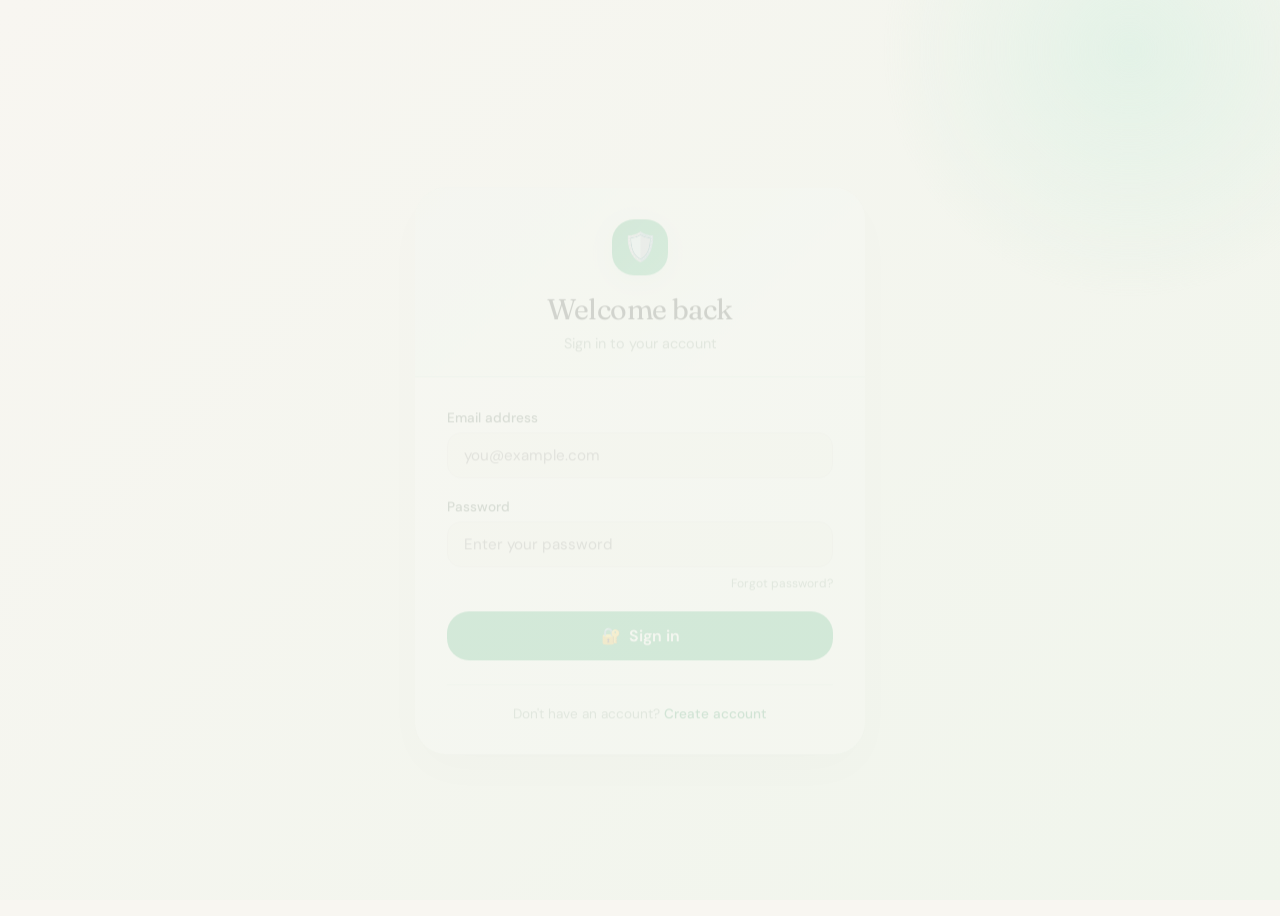
<file: frontend/index.html>
<!DOCTYPE html>
<html lang="en">
<head>
  <meta charset="UTF-8" />
  <meta name="viewport" content="width=device-width, initial-scale=1.0" />
  <title>Dashboard — Food Safety & Transparency Platform</title>
  <link rel="stylesheet" href="style.css" />
  <style>
    /* Loading overlay */
    .loading-overlay {
      position: fixed;
      top: 0;
      left: 0;
      right: 0;
      bottom: 0;
      background: white;
      display: flex;
      align-items: center;
      justify-content: center;
      z-index: 9999;
      flex-direction: column;
      gap: 16px;
    }
    .loading-spinner {
      width: 50px;
      height: 50px;
      border: 4px solid var(--stone-200);
      border-top-color: var(--green-500);
      border-radius: 50%;
      animation: spin 1s linear infinite;
    }
    .loading-text {
      color: var(--text-muted);
      font-size: 0.9rem;
    }
    @keyframes spin {
      to { transform: rotate(360deg); }
    }
    
    /* Hide content initially */
    #dashboard-content {
      display: none;
    }
    
    /* Profile Menu Styles */
    .profile-icon-btn {
      background: none;
      border: none;
      cursor: pointer;
      padding: 0;
      margin: 0;
    }
    .profile-icon {
      width: 38px;
      height: 38px;
      background: linear-gradient(135deg, var(--green-500), var(--green-600));
      border-radius: 50%;
      display: flex;
      align-items: center;
      justify-content: center;
      color: white;
      font-weight: 600;
      font-size: 14px;
      font-family: monospace;
      box-shadow: 0 2px 8px rgba(30, 158, 94, 0.25);
      transition: transform 0.2s, box-shadow 0.2s;
    }
    .profile-icon:hover {
      transform: scale(1.05);
      box-shadow: 0 4px 12px rgba(30, 158, 94, 0.35);
    }
    .profile-menu {
      position: fixed;
      top: 70px;
      right: 20px;
      background: var(--white);
      border: 1px solid var(--stone-200);
      border-radius: 20px;
      box-shadow: 0 10px 30px rgba(0, 0, 0, 0.15);
      min-width: 240px;
      z-index: 1000;
      overflow: hidden;
      animation: fadeIn 0.2s ease;
    }
    .profile-menu-header {
      padding: 20px;
      display: flex;
      align-items: center;
      gap: 14px;
      background: linear-gradient(135deg, var(--green-50), var(--white));
    }
    .profile-menu-avatar {
      width: 48px;
      height: 48px;
      background: linear-gradient(135deg, var(--green-500), var(--green-600));
      border-radius: 50%;
      display: flex;
      align-items: center;
      justify-content: center;
      color: white;
      font-weight: 700;
      font-size: 18px;
      font-family: monospace;
      flex-shrink: 0;
    }
    .profile-menu-info {
      flex: 1;
    }
    .profile-menu-name {
      font-weight: 600;
      font-size: 1rem;
      color: var(--text-primary);
    }
    .profile-menu-email {
      font-size: 0.7rem;
      color: var(--text-muted);
      margin-top: 2px;
    }
    .profile-menu-divider {
      height: 1px;
      background: var(--stone-200);
    }
    .profile-menu a {
      display: flex;
      align-items: center;
      gap: 12px;
      padding: 12px 20px;
      color: var(--text-primary);
      text-decoration: none;
      font-size: 0.85rem;
      transition: background 0.2s;
    }
    .profile-menu a:hover {
      background: var(--stone-50);
    }
    .profile-menu a:last-child {
      color: var(--red-500);
    }
    @keyframes fadeIn {
      from { opacity: 0; transform: translateY(-10px); }
      to { opacity: 1; transform: translateY(0); }
    }
    
    .hero {
      position: relative;
      padding: clamp(56px,8vw,100px) var(--page-px) clamp(48px,6vw,80px);
      overflow: hidden;
    }
    .hero-blob {
      position: absolute; pointer-events: none;
      border-radius: 50%; filter: blur(80px); opacity: .45;
    }
    .hero-blob-1 {
      width: 520px; height: 520px;
      background: radial-gradient(circle, var(--green-200), transparent 70%);
      top: -140px; right: -80px;
      animation: float1 9s ease-in-out infinite;
    }
    .hero-blob-2 {
      width: 340px; height: 340px;
      background: radial-gradient(circle, var(--amber-300), transparent 70%);
      bottom: -60px; left: 10%;
      opacity: .2;
      animation: float2 12s ease-in-out infinite;
    }
    @keyframes float1 { 0%,100%{transform:translate(0,0) scale(1)} 50%{transform:translate(-30px,20px) scale(1.06)} }
    @keyframes float2 { 0%,100%{transform:translate(0,0)} 50%{transform:translate(20px,-18px)} }

    .hero-inner {
      max-width: var(--max-w); margin: 0 auto;
      position: relative; z-index: 1;
      display: grid; grid-template-columns: 1fr auto;
      gap: 32px; align-items: end;
    }
    .hero-eyebrow {
      display: inline-flex; align-items: center; gap: 8px;
      padding: 5px 14px; border-radius: var(--r-full);
      background: var(--green-50); border: 1px solid var(--green-100);
      margin-bottom: 18px;
    }
    .hero-eyebrow-dot {
      width: 7px; height: 7px; border-radius: 50%;
      background: var(--green-400);
      animation: blink 2s ease-in-out infinite;
    }
    .hero-eyebrow span { font-size:.72rem; font-weight:600; letter-spacing:.1em; text-transform:uppercase; color:var(--green-600); }
    .hero-title {
      font-family: var(--font-display);
      font-size: clamp(2.4rem,5.5vw,4.4rem);
      font-weight: 400; line-height: 1.08;
      letter-spacing: -.03em; color: var(--text-primary);
      margin-bottom: 18px;
    }
    .hero-title em { font-style: italic; color: var(--green-600); }
    .hero-sub {
      font-size: clamp(.95rem,1.5vw,1.1rem);
      color: var(--text-secondary); line-height: 1.65;
      max-width: 520px;
    }
    .hero-actions {
      display: flex; gap: 12px; margin-top: 32px; flex-wrap: wrap;
    }
    .hero-visual {
      display: flex; flex-direction: column; gap: 10px;
      flex-shrink: 0;
    }
    .hero-stat-pill {
      display: flex; align-items: center; gap: 12px;
      padding: 14px 20px; border-radius: var(--r-lg);
      background: rgba(255,255,255,.72);
      backdrop-filter: blur(16px);
      border: 1px solid rgba(255,255,255,.8);
      box-shadow: var(--shadow-sm);
      min-width: 200px;
    }
    .hero-stat-icon { font-size: 1.4rem; }
    .hero-stat-val {
      font-family: var(--font-mono); font-size: 1.3rem;
      font-weight: 500; color: var(--text-primary); line-height: 1;
    }
    .hero-stat-lbl { font-size: .72rem; color: var(--text-muted); margin-top: 2px; }

    .stats-bar {
      padding: 0 var(--page-px) 0;
    }
    .stats-bar-inner {
      max-width: var(--max-w); margin: 0 auto;
      display: grid; grid-template-columns: repeat(4, 1fr);
      gap: 16px;
    }
    .stat-card {
      padding: 22px 24px; border-radius: var(--r-lg);
      background: var(--white); border: 1px solid var(--border);
      box-shadow: var(--shadow-xs);
      display: flex; align-items: center; gap: 16px;
      transition: var(--t-base);
    }
    .stat-card:hover { box-shadow: var(--shadow-md); transform: translateY(-2px); }
    .stat-card-icon {
      width: 44px; height: 44px; border-radius: var(--r-md);
      display: flex; align-items: center; justify-content: center;
      font-size: 1.2rem; flex-shrink: 0;
    }
    .stat-card-num {
      font-family: var(--font-mono); font-size: 1.7rem;
      font-weight: 500; line-height: 1; color: var(--text-primary);
    }
    .stat-card-lbl {
      font-size: .75rem; color: var(--text-muted);
      font-weight: 500; letter-spacing: .04em; text-transform: uppercase;
      margin-top: 3px;
    }

    .filter-bar {
      padding: 36px var(--page-px) 0;
    }
    .filter-bar-inner {
      max-width: var(--max-w); margin: 0 auto;
      display: flex; align-items: center;
      justify-content: space-between; gap: 16px; flex-wrap: wrap;
    }
    .filter-pills { display: flex; gap: 8px; flex-wrap: wrap; }
    .filter-btn {
      padding: 8px 18px; border-radius: var(--r-full);
      font-size: .83rem; font-weight: 500; letter-spacing: -.01em;
      color: var(--text-muted); background: var(--white);
      border: 1.5px solid var(--stone-200);
      cursor: pointer; transition: var(--t-fast);
    }
    .filter-btn:hover { border-color: var(--green-300); color: var(--green-600); background: var(--green-50); }
    .filter-btn.active { background: var(--green-500); color: #fff; border-color: var(--green-500); box-shadow: 0 2px 10px rgba(30,158,94,.25); }
    .search-wrap {
      position: relative; flex: 0 0 260px;
    }
    .search-wrap input {
      width: 100%; padding: 10px 16px 10px 40px;
      border-radius: var(--r-full); border: 1.5px solid var(--stone-200);
      background: var(--white); font-size: .875rem; color: var(--text-primary);
      font-family: var(--font-body); outline: none; transition: var(--t-fast);
    }
    .search-wrap input:focus { border-color: var(--green-400); box-shadow: 0 0 0 3px rgba(30,158,94,.1); }
    .search-icon {
      position: absolute; left: 14px; top: 50%; transform: translateY(-50%);
      color: var(--text-muted); font-size: .9rem; pointer-events: none;
    }

    .product-section {
      padding: 28px var(--page-px) 60px;
    }
    .product-section-inner { max-width: var(--max-w); margin: 0 auto; }

    #product-grid {
      display: grid;
      grid-template-columns: repeat(auto-fill, minmax(300px, 1fr));
      gap: 20px; margin-top: 4px;
    }
    .prod-card {
      position: relative; cursor: pointer;
      border-radius: var(--r-lg) !important;
      overflow: hidden;
      transition: transform var(--t-base), box-shadow var(--t-base) !important;
    }
    .prod-card:hover { transform: translateY(-4px) !important; box-shadow: var(--shadow-lg) !important; }
    .prod-card-accent {
      position: absolute; inset: 0; pointer-events: none;
      border-radius: inherit;
    }
    .prod-card-body { padding: 24px; position: relative; }
    .prod-card-top {
      display: flex; align-items: flex-start;
      justify-content: space-between; margin-bottom: 16px;
    }
    .prod-card-emoji { font-size: 2.2rem; line-height: 1; }
    .prod-card-name {
      font-family: var(--font-display); font-size: 1.15rem;
      font-weight: 400; letter-spacing: -.015em;
      color: var(--text-primary); margin-bottom: 4px;
    }
    .prod-card-brand { font-size: .8rem; color: var(--text-muted); }
    .prod-card-meter { margin: 16px 0; }
    .prod-card-pills { display: flex; flex-wrap: wrap; gap: 6px; margin-top: 14px; }

    .marquee-wrap {
      overflow: hidden; border-top: 1px solid var(--border);
      border-bottom: 1px solid var(--border);
      background: var(--green-900); padding: 12px 0; margin-top: 12px;
    }
    .marquee-track {
      display: flex; gap: 48px; width: max-content;
      animation: marquee 22s linear infinite;
    }
    @keyframes marquee { from { transform: translateX(0); } to { transform: translateX(-50%); } }
    .marquee-item {
      display: flex; align-items: center; gap: 10px;
      font-size: .75rem; font-weight: 500; letter-spacing: .06em;
      text-transform: uppercase; color: var(--green-200); white-space: nowrap;
    }
    .marquee-dot { width: 5px; height: 5px; border-radius: 50%; background: var(--green-400); }

    .user-info {
      display: flex;
      align-items: center;
      gap: 12px;
      margin-right: 16px;
    }
    
    .user-avatar {
      width: 32px;
      height: 32px;
      background: var(--green-500);
      border-radius: 50%;
      display: flex;
      align-items: center;
      justify-content: center;
      color: white;
      font-weight: bold;
    }
    
    .nav-action {
      display: flex;
      align-items: center;
      gap: 12px;
    }
    
    .admin-badge {
      background: var(--red-500);
      color: white;
      padding: 2px 8px;
      border-radius: 12px;
      font-size: 10px;
      margin-left: 6px;
    }
    
    /* Badge styles */
    .badge-safe { background: #dcfce7; color: #15803d; padding: 4px 10px; border-radius: 20px; font-size: 0.7rem; font-weight: 600; }
    .badge-caution { background: #fef3c7; color: #d97706; padding: 4px 10px; border-radius: 20px; font-size: 0.7rem; font-weight: 600; }
    .badge-danger { background: #fee2e2; color: #b91c1c; padding: 4px 10px; border-radius: 20px; font-size: 0.7rem; font-weight: 600; }
    
    .risk-meter-bar { width: 100%; height: 6px; background: #e2e8f0; border-radius: 10px; overflow: hidden; }
    .risk-meter-fill { height: 100%; border-radius: 10px; transition: width 0.3s; }

    @media (max-width: 900px) {
      .hero-inner { grid-template-columns: 1fr; }
      .hero-visual { flex-direction: row; flex-wrap: wrap; }
      .stats-bar-inner { grid-template-columns: repeat(2,1fr); }
    }
    @media (max-width: 600px) {
      .stats-bar-inner { grid-template-columns: repeat(2,1fr); }
      .filter-bar-inner { flex-direction: column; align-items: flex-start; }
      .search-wrap { flex: 1; width: 100%; }
      #product-grid { grid-template-columns: 1fr; }
      .nav-action { gap: 8px; }
      .btn-sm { padding: 4px 10px; font-size: 0.75rem; }
    }
  </style>
</head>
<body>

<!-- Loading Overlay -->
<div id="loadingOverlay" class="loading-overlay">
  <div class="loading-spinner"></div>
  <div class="loading-text">Verifying authentication...</div>
</div>

<div id="dashboard-content">
  <div id="dashboard-page">

    <!-- Navigation -->
    <nav class="nav">
      <div class="nav-inner">
        <a class="nav-logo" href="index.html">
          <div class="nav-logo-icon">🛡️</div>
          <div class="nav-logo-label">
            <span class="nav-logo-name">SafePlate</span>
            <span class="nav-logo-tagline">Food Safety Platform</span>
          </div>
        </a>
        <ul class="nav-links">
          <li><a href="index.html" class="nav-link"><span class="nav-link-icon">⊞</span> Dashboard</a></li>
          <li><a href="check-product.html" class="nav-link"><span class="nav-link-icon">🔬</span> Check Product</a></li>
          <li><a href="nutrition.html" class="nav-link"><span class="nav-link-icon">🥗</span> Nutrition Facts</a></li>
          <li><a href="awareness.html" class="nav-link"><span class="nav-link-icon">📖</span> Awareness</a></li>
          <li><a href="stay-safe.html" class="nav-link"><span class="nav-link-icon">❤️</span> Stay Safe</a></li>
        </ul>
        
        <!-- Unified Navigation Action -->
        <div class="nav-action">
          <!-- Admin Info -->
          <div id="adminInfo" style="display: none;">
            <button class="profile-icon-btn" onclick="toggleProfileMenu()">
              <div class="profile-icon" id="adminAvatarIcon">👑</div>
            </button>
          </div>
          
          <!-- User Info -->
          <div id="userInfo" style="display: none;">
            <button class="profile-icon-btn" onclick="toggleProfileMenu()">
              <div class="profile-icon" id="userAvatarIcon"></div>
            </button>
          </div>
          
          <!-- Auth Buttons -->
          <div id="authButtons" style="display: flex;">
            <a href="login.html" class="btn btn-outline btn-sm">Login</a>
            <a href="signup.html" class="btn btn-primary btn-sm">Sign Up</a>
          </div>
          
          <a href="report.html" class="nav-report-btn">⚑ Report</a>
        </div>
        
        <button class="nav-burger" aria-label="Menu">
          <span></span><span></span><span></span>
        </button>
      </div>
      <div class="nav-mobile">
        <a href="index.html" class="nav-link">Dashboard</a>
        <a href="check-product.html" class="nav-link">Check Product</a>
        <a href="nutrition.html" class="nav-link">Nutrition Facts</a>
        <a href="awareness.html" class="nav-link">Awareness</a>
        <a href="stay-safe.html" class="nav-link">Stay Safe</a>
        <a href="report.html" class="nav-report-btn">Report</a>
        <hr style="margin: 10px 0; border-color: var(--border);">
        <div id="mobileAuthLinks"></div>
      </div>
    </nav>

    <!-- Profile Menu Popup -->
    <div id="profileMenu" class="profile-menu" style="display: none;">
      <div class="profile-menu-header">
        <div class="profile-menu-avatar" id="profileMenuAvatar"></div>
        <div class="profile-menu-info">
          <div class="profile-menu-name" id="profileMenuName"></div>
          <div class="profile-menu-email" id="profileMenuEmail"></div>
        </div>
      </div>
      <div class="profile-menu-divider"></div>
      <a href="#" onclick="logout()">🚪 Logout</a>
    </div>

    <div class="page-wrap">

      <!-- Marquee -->
      <div class="marquee-wrap">
        <div class="marquee-track">
          <span class="marquee-item"><span class="marquee-dot"></span> Know What You Eat</span>
          <span class="marquee-item"><span class="marquee-dot"></span> Adulteration Alerts</span>
          <span class="marquee-item"><span class="marquee-dot"></span> Ingredient Transparency</span>
          <span class="marquee-item"><span class="marquee-dot"></span> FSSAI Compliance</span>
          <span class="marquee-item"><span class="marquee-dot"></span> Decode Food Labels</span>
          <span class="marquee-item"><span class="marquee-dot"></span> Protect Your Family</span>
        </div>
      </div>

      <!-- Hero -->
      <section class="hero">
        <div class="hero-blob hero-blob-1"></div>
        <div class="hero-blob hero-blob-2"></div>
        <div class="hero-inner">
          <div class="hero-content anim-fade-up">
            <div class="hero-eyebrow">
              <div class="hero-eyebrow-dot"></div>
              <span>Live Product Intelligence</span>
            </div>
            <h1 class="hero-title">
              Food you trust,<br>
              <em>transparency</em> you deserve.
            </h1>
            <p class="hero-sub">
              Scan, search, and decode every ingredient in the products your family consumes.
              Real-time adulteration alerts, label analysis, and personalized safety guidance.
            </p>
            <div class="hero-actions">
              <a href="check-product.html" class="btn btn-primary btn-lg">🔬 Check a Product</a>
              <a href="nutrition.html" class="btn btn-outline btn-lg">🥗 Nutrition Facts</a>
            </div>
          </div>
          <div class="hero-visual anim-fade-up anim-delay-2">
            <div class="hero-stat-pill">
              <span class="hero-stat-icon">🛡️</span>
              <div>
                <div class="hero-stat-val" id="stat-total">0</div>
                <div class="hero-stat-lbl">Products Tracked</div>
              </div>
            </div>
            <div class="hero-stat-pill">
              <span class="hero-stat-icon">⚠️</span>
              <div>
                <div class="hero-stat-val" id="stat-flagged">0</div>
                <div class="hero-stat-lbl">Flagged</div>
              </div>
            </div>
            <div class="hero-stat-pill">
              <span class="hero-stat-icon">🚨</span>
              <div>
                <div class="hero-stat-val" id="stat-adulterated">0</div>
                <div class="hero-stat-lbl">Adulterated</div>
              </div>
            </div>
          </div>
        </div>
      </section>

      <!-- Stats Bar -->
      <section class="stats-bar">
        <div class="stats-bar-inner">
          <div class="stat-card anim-fade-up anim-delay-1" data-reveal>
            <div class="stat-card-icon" style="background:var(--green-50);">🧪</div>
            <div>
              <div class="stat-card-num" style="color:var(--green-600);">2,400+</div>
              <div class="stat-card-lbl">Ingredients in DB</div>
            </div>
          </div>
          <div class="stat-card anim-fade-up anim-delay-2" data-reveal>
            <div class="stat-card-icon" style="background:var(--amber-50);">📋</div>
            <div>
              <div class="stat-card-num" style="color:var(--amber-600);">180+</div>
              <div class="stat-card-lbl">Adulteration Tests</div>
            </div>
          </div>
          <div class="stat-card anim-fade-up anim-delay-3" data-reveal>
            <div class="stat-card-icon" style="background:var(--red-50);">🚨</div>
            <div>
              <div class="stat-card-num" style="color:var(--red-500);">340+</div>
              <div class="stat-card-lbl">Reports Filed</div>
            </div>
          </div>
          <div class="stat-card anim-fade-up anim-delay-4" data-reveal>
            <div class="stat-card-icon" style="background:#eff6ff;">🏥</div>
            <div>
              <div class="stat-card-num" style="color:#1d4ed8;">9</div>
              <div class="stat-card-lbl">Health Profiles</div>
            </div>
          </div>
        </div>
      </section>

      <!-- Filter + Products -->
      <section class="filter-bar">
        <div class="filter-bar-inner">
          <div class="filter-pills">
            <button class="filter-btn active" data-filter="all">All Products</button>
            <button class="filter-btn" data-filter="safe">✓ Safe</button>
            <button class="filter-btn" data-filter="flagged">⚠ Flagged</button>
            <button class="filter-btn" data-filter="adulterated">✕ Adulterated</button>
          </div>
          <div class="search-wrap">
            <span class="search-icon">🔍</span>
            <input id="dash-search" type="text" placeholder="Search products…" />
          </div>
        </div>
      </section>

      <section class="product-section">
        <div class="product-section-inner">
          <div id="product-grid"></div>
        </div>
      </section>

      <!-- CTA Banner -->
      <section style="padding:0 var(--page-px) 0; margin-bottom:0;">
        <div style="max-width:var(--max-w);margin:0 auto;">
          <div style="border-radius:var(--r-xl); background:linear-gradient(135deg, var(--green-800), var(--green-700)); padding:clamp(36px,5vw,60px) clamp(28px,5vw,64px); display:flex; align-items:center; justify-content:space-between; gap:28px; flex-wrap:wrap; position:relative; overflow:hidden;">
            <div style="position:relative;z-index:1;">
              <p style="font-family:var(--font-display);font-size:clamp(1.4rem,3vw,2rem);color:#fff;font-weight:400;letter-spacing:-.02em;line-height:1.2;margin-bottom:10px;">Found something suspicious?</p>
              <p style="color:var(--green-200);font-size:.95rem;line-height:1.6;max-width:460px;">Help protect your community by reporting adulterated or mislabelled products.</p>
            </div>
            <div style="display:flex;gap:12px;flex-wrap:wrap;position:relative;z-index:1;">
              <a href="report.html" class="btn btn-lg" style="background:#fff;color:var(--green-800);border-color:#fff;">⚑ File a Report</a>
              <a href="check-product.html" class="btn btn-lg btn-outline" style="color:#fff;border-color:rgba(255,255,255,.4);">🔬 Check Product</a>
            </div>
          </div>
        </div>
      </section>

 
      <!-- Footer -->
      <footer class="footer">
        <div class="footer-inner">
          <div>
            <div class="footer-brand">SafePlate</div>
            <div class="footer-note">Food Safety & Transparency Platform · For educational use</div>
          </div>
          <nav class="footer-links">
            <a href="index.html">Dashboard</a>
            <a href="check-product.html">Check Product</a>
            <a href="nutrition.html">Nutrition Facts</a>
            <a href="report.html">Report</a>
            <a href="awareness.html">Awareness</a>
            <a href="stay-safe.html">Stay Safe</a>
          </nav>
        </div>
      </footer>

    </div>
  </div>
</div>

<script>

  const API_URL = 'http://127.0.0.1:5000';
  
  // Mock products data
  const MOCK_PRODUCTS = [
    { id: 'p1', name: 'Classic Milk', brand: 'DairyPure', category: 'Dairy', riskLevel: 'low', riskScore: 12, status: 'safe', image: '🥛', ingredients: ['Whole Milk', 'Vitamin D3'] },
    { id: 'p2', name: 'Refined Honey', brand: 'GoldenHive', category: 'Sweetener', riskLevel: 'medium', riskScore: 54, status: 'flagged', image: '🍯', ingredients: ['Honey', 'High Fructose Corn Syrup'] },
    { id: 'p3', name: 'Extra Virgin Olive Oil', brand: 'MediterraOil', category: 'Oils', riskLevel: 'low', riskScore: 8, status: 'safe', image: '🫒', ingredients: ['Cold-Pressed Olive Oil'] },
    { id: 'p4', name: 'Instant Noodles', brand: 'QuickBite', category: 'Processed', riskLevel: 'high', riskScore: 81, status: 'adulterated', image: '🍜', ingredients: ['Wheat Flour', 'Palm Oil', 'MSG', 'TBHQ'] },
    { id: 'p5', name: 'Organic Turmeric', brand: 'SpiceRoot', category: 'Spices', riskLevel: 'medium', riskScore: 47, status: 'flagged', image: '🌿', ingredients: ['Turmeric', 'Metanil Yellow (trace)'] }
  ];
  
  let flaggedReports = [];
  let currentFilter = 'all';
  let currentQuery = '';
  
  function getRiskColor(level) {
    return { low: '#10b981', medium: '#f59e0b', high: '#ef4444' }[level];
  }
  
  function getStatusBadge(status) {
    const map = { 
      safe: { cls: 'badge-safe', label: 'Safe' }, 
      flagged: { cls: 'badge-caution', label: 'Flagged' }, 
      adulterated: { cls: 'badge-danger', label: 'Adulterated' },
      'Under Review': { cls: 'badge-caution', label: 'Under Review' },
      'Resolved': { cls: 'badge-safe', label: 'Resolved' }
    };
    return map[status] || { cls: 'badge-info', label: status || 'Unknown' };
  }
  
  function escapeHtml(str) {
    if (!str) return '';
    return str.replace(/[&<>]/g, function(m) {
      if (m === '&') return '&amp;';
      if (m === '<') return '&lt;';
      if (m === '>') return '&gt;';
      return m;
    });
  }
  
  function renderProducts() {
    const grid = document.getElementById('product-grid');
    if (!grid) return;
    
    let displayProducts = [...MOCK_PRODUCTS];
    
    // Add flagged reports to display
    flaggedReports.forEach(report => {
      displayProducts.push({
        id: `report_${report.id}`,
        name: report.product_name,
        brand: report.brand,
        category: report.category || 'Reported',
        riskLevel: report.severity === 'high' ? 'high' : (report.severity === 'medium' ? 'medium' : 'low'),
        riskScore: report.severity === 'high' ? 85 : (report.severity === 'medium' ? 55 : 30),
        status: report.status === 'Under Review' ? 'flagged' : (report.status === 'Resolved' ? 'safe' : 'adulterated'),
        image: '⚠️',
        ingredients: [report.issue_type || 'Reported Issue'],
        isReport: true,
        reportId: report.id,
        description: report.description
      });
    });
    
    // Apply filters
    if (currentFilter !== 'all') {
      displayProducts = displayProducts.filter(p => p.status === currentFilter || p.riskLevel === currentFilter);
    }
    if (currentQuery) {
      displayProducts = displayProducts.filter(p => 
        p.name.toLowerCase().includes(currentQuery) || 
        p.brand.toLowerCase().includes(currentQuery)
      );
    }
    
    // Update stats
    document.getElementById('stat-total').textContent = displayProducts.length;
    document.getElementById('stat-flagged').textContent = displayProducts.filter(p => p.status === 'flagged').length;
    document.getElementById('stat-adulterated').textContent = displayProducts.filter(p => p.status === 'adulterated').length;
    
    grid.innerHTML = displayProducts.map(p => {
      const badge = getStatusBadge(p.status);
      const color = getRiskColor(p.riskLevel);
      const isReport = p.isReport ? true : false;
      
      return `<div class="prod-card card" data-id="${p.id}" data-is-report="${isReport}" data-report-id="${p.reportId || ''}" style="cursor: pointer;">
        <div class="prod-card-accent" style="background: linear-gradient(135deg, ${color}22, ${color}08);"></div>
        <div class="prod-card-body">
          <div class="prod-card-top">
            <span class="prod-card-emoji">${p.image}</span>
            <span class="${badge.cls}">${badge.label}</span>
          </div>
          <div>
            <h3 class="prod-card-name">${escapeHtml(p.name)}</h3>
            <p class="prod-card-brand">${escapeHtml(p.brand)} · ${p.category}</p>
          </div>
          <div class="prod-card-meter">
            <div class="risk-meter">
              <div style="display:flex;justify-content:space-between;margin-bottom:6px;">
                <span style="font-size:.75rem;">Risk Score</span>
                <span style="font-family:monospace;">${p.riskScore}/100</span>
              </div>
              <div class="risk-meter-bar">
                <div class="risk-meter-fill" style="width:${p.riskScore}%;background:${color};"></div>
              </div>
            </div>
          </div>
          <div class="prod-card-pills">
            ${p.ingredients.slice(0,2).map(i => `<span style="padding:4px 8px; background:var(--stone-100); border-radius:20px; font-size:0.7rem;">${escapeHtml(i)}</span>`).join('')}
          </div>
          ${isReport ? `<div style="margin-top:8px; font-size:0.7rem; color:var(--red-500);">⚠️ User Reported</div>` : ''}
        </div>
      </div>`;
    }).join('');
    
    // Add click handlers
    document.querySelectorAll('.prod-card').forEach(card => {
      card.addEventListener('click', (e) => {
        e.stopPropagation();
        const isReport = card.dataset.isReport === 'true';
        if (isReport) {
          const reportId = card.dataset.reportId;
          const report = flaggedReports.find(r => r.id == reportId);
          if (report) showReportDetails(report);
        } else {
          window.location.href = `check-product.html?id=${card.dataset.id}`;
        }
      });
    });
  }
  
  function showReportDetails(report) {
    const evidenceHtml = report.evidence_path ? `
      <div style="margin-top:12px;">
        <strong>Evidence Image:</strong><br>
        <img src="${API_URL}/${report.evidence_path}" style="max-width:100%; border-radius:8px; margin-top:8px;" onclick="window.open(this.src)" />
      </div>
    ` : '';
    
    const modalHtml = `
      <div id="reportModal" style="position:fixed;top:0;left:0;right:0;bottom:0;background:rgba(0,0,0,0.5);display:flex;align-items:center;justify-content:center;z-index:10000;">
        <div style="background:white;border-radius:24px;max-width:500px;width:90%;max-height:80vh;overflow-y:auto;padding:24px;">
          <h3 style="margin-bottom:16px;color:var(--red-500);">⚠️ User Report</h3>
          <div style="margin-bottom:12px;">
            <strong>Product:</strong> ${escapeHtml(report.product_name)}<br>
            <strong>Brand:</strong> ${escapeHtml(report.brand)}<br>
            <strong>Issue:</strong> ${escapeHtml(report.issue_type || 'Not specified')}<br>
            <strong>Severity:</strong> <span style="color:${report.severity === 'high' ? 'red' : (report.severity === 'medium' ? 'orange' : 'green')}">${report.severity}</span><br>
            <strong>Status:</strong> ${escapeHtml(report.status)}<br>
            <strong>Reported by:</strong> ${escapeHtml(report.reporter_name || 'Anonymous')}
          </div>
          ${evidenceHtml}
          <div style="margin-bottom:12px;padding:12px;background:#f7fafc;border-radius:8px;">
            <strong>Description:</strong><br>
            ${escapeHtml(report.description)}
          </div>
          <button class="btn btn-primary" style="width:100%;" onclick="document.getElementById('reportModal')?.remove()">Close</button>
        </div>
      </div>
    `;
    document.body.insertAdjacentHTML('beforeend', modalHtml);
  }
  
  async function fetchFlaggedReports() {
    try {
      const response = await fetch(`${API_URL}/flagged-products`);
      const data = await response.json();
      if (data.products) {
        flaggedReports = data.products;
        renderProducts();
      } else {
        renderProducts();
      }
    } catch (error) {
      console.error('Error fetching flagged reports:', error);
      renderProducts();
    }
  }
  
  // Profile menu functions
  function getUserInitials(username) {
    if (!username) return 'U';
    const parts = username.trim().split(' ');
    if (parts.length === 1) {
      return parts[0].substring(0, 2).toUpperCase();
    } else {
      return (parts[0].charAt(0) + parts[parts.length - 1].charAt(0)).toUpperCase();
    }
  }
  
  function toggleProfileMenu() {
    const menu = document.getElementById('profileMenu');
    if (!menu) return;
    if (menu.style.display === 'none' || !menu.style.display) {
      menu.style.display = 'block';
      setTimeout(() => {
        document.addEventListener('click', function closeMenu(e) {
          if (!menu.contains(e.target) && !e.target.closest('.profile-icon-btn')) {
            menu.style.display = 'none';
            document.removeEventListener('click', closeMenu);
          }
        });
      }, 10);
    } else {
      menu.style.display = 'none';
    }
  }
  
  function updateProfileMenu(user) {
    const profileAvatar = document.getElementById('profileMenuAvatar');
    const profileName = document.getElementById('profileMenuName');
    const profileEmail = document.getElementById('profileMenuEmail');
    const userAvatarIcon = document.getElementById('userAvatarIcon');
    
    const initials = getUserInitials(user.username);
    if (profileAvatar) profileAvatar.textContent = initials;
    if (profileName) profileName.textContent = user.username;
    if (profileEmail) profileEmail.textContent = user.email;
    if (userAvatarIcon) userAvatarIcon.textContent = initials;
  }
  
  async function checkAuthAndLoad() {
    const loadingOverlay = document.getElementById('loadingOverlay');
    const dashboardContent = document.getElementById('dashboard-content');
    
    try {
      const response = await fetch(`${API_URL}/api/me`, { credentials: 'include' });
      const data = await response.json();
      
      if (!data.authenticated) {
        window.location.href = 'login.html';
        return;
      }
      
      loadingOverlay.style.display = 'none';
      dashboardContent.style.display = 'block';
      
      const user = data.user;
      const adminInfo = document.getElementById('adminInfo');
      const userInfo = document.getElementById('userInfo');
      const authButtons = document.getElementById('authButtons');
      const mobileAuthLinks = document.getElementById('mobileAuthLinks');
      
      if (user.role === 'admin') {
        if (adminInfo) adminInfo.style.display = 'block';
        if (userInfo) userInfo.style.display = 'none';
        if (authButtons) authButtons.style.display = 'none';
        if (mobileAuthLinks) mobileAuthLinks.innerHTML = '<a href="#" onclick="logout()" class="nav-link">👑 Admin Logout</a>';
      } else {
        if (adminInfo) adminInfo.style.display = 'none';
        if (userInfo) userInfo.style.display = 'block';
        if (authButtons) authButtons.style.display = 'none';
        if (mobileAuthLinks) mobileAuthLinks.innerHTML = '<a href="#" onclick="logout()" class="nav-link">Logout</a>';
        updateProfileMenu(user);
      }
      
      // Fetch and display products with flagged reports
      fetchFlaggedReports();
      
      // Setup filter buttons
      document.querySelectorAll('.filter-btn').forEach(btn => {
        btn.addEventListener('click', () => {
          document.querySelectorAll('.filter-btn').forEach(b => b.classList.remove('active'));
          btn.classList.add('active');
          currentFilter = btn.dataset.filter;
          renderProducts();
        });
      });
      
      // Setup search
      const searchInput = document.getElementById('dash-search');
      if (searchInput) {
        searchInput.addEventListener('input', (e) => {
          currentQuery = e.target.value.toLowerCase().trim();
          renderProducts();
        });
      }
      
    } catch (error) {
      console.error('Auth check failed:', error);
      window.location.href = 'login.html';
    }
  }
  
  async function logout() {
    try {
      await fetch(`${API_URL}/api/logout`, { method: 'POST', credentials: 'include' });
    } catch (e) {}
    window.location.href = 'login.html';
  }
  
  document.addEventListener('DOMContentLoaded', function() {
    checkAuthAndLoad();
  });
</script>

</body>
</html>
</file>
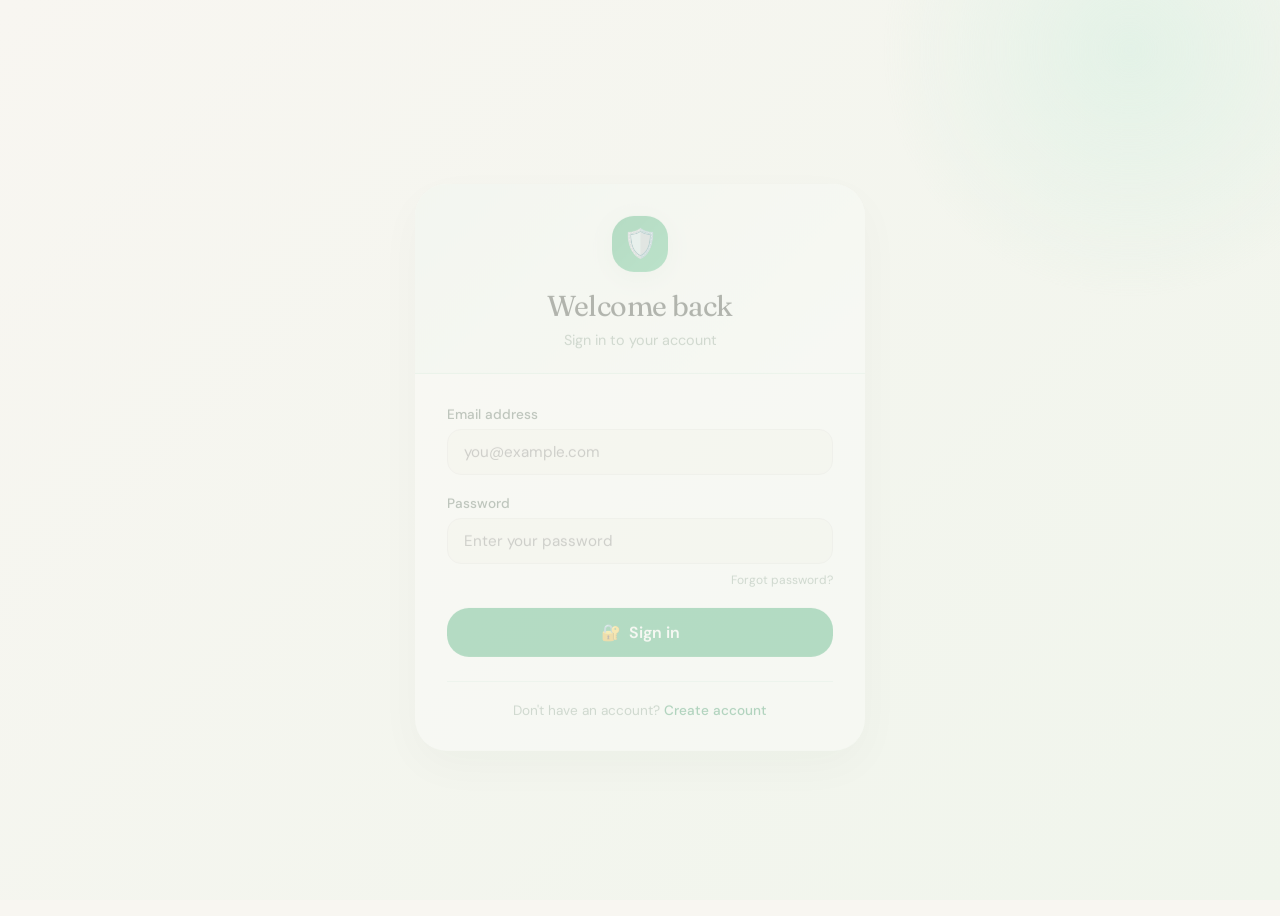
<file: frontend/admin-panel.html>
<!DOCTYPE html>
<html lang="en">
<head>
  <meta charset="UTF-8">
  <meta name="viewport" content="width=device-width, initial-scale=1.0, user-scalable=yes">
  <title>Admin Panel — SafePlate</title>
  <link rel="stylesheet" href="style.css">
  <style>
    .admin-container {
      max-width: var(--max-w);
      margin: 0 auto;
      padding: 40px var(--page-px);
    }
    .admin-header {
      display: flex;
      justify-content: space-between;
      align-items: center;
      margin-bottom: 32px;
      flex-wrap: wrap;
      gap: 16px;
    }
    .admin-title {
      font-family: var(--font-display);
      font-size: 2rem;
      font-weight: 400;
      color: var(--text-primary);
    }
    .admin-stats-grid {
      display: grid;
      grid-template-columns: repeat(auto-fit, minmax(200px, 1fr));
      gap: 20px;
      margin-bottom: 40px;
    }
    .admin-stat-card {
      background: var(--white);
      border-radius: var(--r-lg);
      padding: 24px;
      box-shadow: var(--shadow-sm);
      border-left: 4px solid var(--red-500);
    }
    .admin-stat-value {
      font-family: var(--font-display);
      font-size: 2rem;
      font-weight: 500;
      color: var(--text-primary);
    }
    .admin-stat-label {
      color: var(--text-muted);
      font-size: 0.85rem;
      margin-top: 8px;
    }
    .admin-section {
      background: var(--white);
      border-radius: var(--r-lg);
      padding: 24px;
      margin-bottom: 24px;
      box-shadow: var(--shadow-sm);
    }
    .admin-section-title {
      font-family: var(--font-display);
      font-size: 1.3rem;
      font-weight: 400;
      margin-bottom: 20px;
      padding-bottom: 12px;
      border-bottom: 1px solid var(--border);
    }
    .data-table {
      width: 100%;
      border-collapse: collapse;
    }
    .data-table th,
    .data-table td {
      padding: 12px;
      text-align: left;
      border-bottom: 1px solid var(--border);
    }
    .data-table th {
      background: var(--stone-100);
      font-weight: 600;
      color: var(--text-secondary);
    }
    .status-badge {
      display: inline-block;
      padding: 4px 12px;
      border-radius: 20px;
      font-size: 0.7rem;
      font-weight: 600;
    }
    .status-pending {
      background: var(--amber-50);
      color: var(--amber-600);
    }
    .status-resolved {
      background: var(--green-50);
      color: var(--green-600);
    }
    .action-btn {
      padding: 4px 12px;
      border-radius: 6px;
      border: none;
      cursor: pointer;
      font-size: 0.7rem;
      margin-right: 6px;
    }
    .action-btn-resolve {
      background: var(--green-500);
      color: white;
    }
    .action-btn-delete {
      background: var(--red-500);
      color: white;
    }
    .login-overlay {
      position: fixed;
      top: 0;
      left: 0;
      right: 0;
      bottom: 0;
      background: rgba(0,0,0,0.8);
      display: flex;
      align-items: center;
      justify-content: center;
      z-index: 1000;
    }
    .login-box {
      background: var(--white);
      padding: 40px;
      border-radius: var(--r-xl);
      max-width: 400px;
      width: 90%;
    }
  </style>
</head>
<body>
  <div id="adminContent" style="display: none;">
    <div class="admin-container">
      <div class="admin-header">
        <div>
          <h1 class="admin-title">👑 Admin Panel</h1>
          <p style="color: var(--text-muted);">Manage flagged products and user reports</p>
        </div>
        <button onclick="adminLogout()" class="btn btn-outline">Logout</button>
      </div>
      
      <div class="admin-stats-grid">
        <div class="admin-stat-card">
          <div class="admin-stat-value" id="totalReports">0</div>
          <div class="admin-stat-label">Total Reports</div>
        </div>
        <div class="admin-stat-card">
          <div class="admin-stat-value" id="pendingReports">0</div>
          <div class="admin-stat-label">Pending Review</div>
        </div>
        <div class="admin-stat-card">
          <div class="admin-stat-value" id="resolvedReports">0</div>
          <div class="admin-stat-label">Resolved</div>
        </div>
      </div>
      
      <div class="admin-section">
        <h2 class="admin-section-title">Flagged Products & Reports</h2>
        <div style="overflow-x: auto;">
          <table class="data-table" id="reportsTable">
            <thead>
              <tr><th>ID</th><th>Product</th><th>Brand</th><th>Issue</th><th>Severity</th><th>Status</th><th>Actions</th></tr>
            </thead>
            <tbody id="reportsTableBody">
              <tr><td colspan="7">Loading...</td></tr>
            </tbody>
          </table>
        </div>
      </div>
    </div>
  </div>
  
  <div id="loginOverlay" class="login-overlay">
    <div class="login-box">
      <h2 style="margin-bottom: 20px;">Admin Access</h2>
      <div id="loginMessage" style="margin-bottom: 15px;"></div>
      <input type="email" id="adminEmail" class="form-input" placeholder="admin@foodsafe.com" style="margin-bottom: 15px;">
      <input type="password" id="adminPassword" class="form-input" placeholder="Password" style="margin-bottom: 20px;">
      <button onclick="adminLogin()" class="auth-btn" style="width: 100%;">Login</button>
    </div>
  </div>
  
  <script>
    const API_URL = 'http://127.0.0.1:5000';
    const ADMIN_CREDENTIALS = {
      'admin@foodsafe.com': 'admin123'
    };
    
    function adminLogin() {
      const email = document.getElementById('adminEmail').value.trim();
      const password = document.getElementById('adminPassword').value;
      const messageDiv = document.getElementById('loginMessage');
      
      if (ADMIN_CREDENTIALS[email] && ADMIN_CREDENTIALS[email] === password) {
        localStorage.setItem('adminAuthenticated', 'true');
        document.getElementById('loginOverlay').style.display = 'none';
        document.getElementById('adminContent').style.display = 'block';
        loadReports();
        loadStats();
      } else {
        messageDiv.innerHTML = '<div class="message message-error">❌ Invalid credentials</div>';
      }
    }
    
    function adminLogout() {
      localStorage.removeItem('adminAuthenticated');
      window.location.reload();
    }
    
    async function loadStats() {
      try {
        const response = await fetch(`${API_URL}/flagged-products`);
        const data = await response.json();
        if (data.products) {
          const total = data.products.length;
          const pending = data.products.filter(p => p.status !== 'Resolved').length;
          const resolved = data.products.filter(p => p.status === 'Resolved').length;
          document.getElementById('totalReports').textContent = total;
          document.getElementById('pendingReports').textContent = pending;
          document.getElementById('resolvedReports').textContent = resolved;
        }
      } catch (error) {
        console.error('Error loading stats:', error);
      }
    }
    
    async function loadReports() {
      try {
        const response = await fetch(`${API_URL}/flagged-products`);
        const data = await response.json();
        if (data.products) {
          const tbody = document.getElementById('reportsTableBody');
          tbody.innerHTML = data.products.map(report => `
            <tr>
              <td>${report.id}</td>
              <td>${escapeHtml(report.product_name)}</td>
              <td>${escapeHtml(report.brand)}</td>
              <td>${escapeHtml(report.issue_type || 'General')}</td>
              <td><span class="status-badge status-${report.severity === 'high' ? 'pending' : 'resolved'}" style="background:${report.severity === 'high' ? '#fed7d7' : '#feebc8'}">${report.severity || 'Medium'}</span></td>
              <td><span class="status-badge ${report.status === 'Resolved' ? 'status-resolved' : 'status-pending'}">${report.status || 'Pending'}</span></td>
              <td>
                ${report.status !== 'Resolved' ? `<button class="action-btn action-btn-resolve" onclick="resolveReport(${report.id})">Resolve</button>` : ''}
                <button class="action-btn action-btn-delete" onclick="deleteReport(${report.id})">Delete</button>
              </td>
            </tr>
          `).join('');
        }
      } catch (error) {
        console.error('Error loading reports:', error);
      }
    }
    
    async function resolveReport(id) {
      if (confirm('Mark this report as resolved?')) {
        await fetch(`${API_URL}/api/flagged-products/${id}/resolve`, { method: 'PUT' });
        loadReports();
        loadStats();
      }
    }
    
    async function deleteReport(id) {
      if (confirm('Delete this report permanently?')) {
        await fetch(`${API_URL}/api/flagged-products/${id}`, { method: 'DELETE' });
        loadReports();
        loadStats();
      }
    }
    
    function escapeHtml(str) {
      if (!str) return '';
      return str.replace(/[&<>]/g, function(m) {
        if (m === '&') return '&amp;';
        if (m === '<') return '&lt;';
        if (m === '>') return '&gt;';
        return m;
      });
    }
    
    // Check if already authenticated
    if (localStorage.getItem('adminAuthenticated') === 'true') {
      document.getElementById('loginOverlay').style.display = 'none';
      document.getElementById('adminContent').style.display = 'block';
      loadReports();
      loadStats();
    }
    // Add to the top of each protected page
async function checkAuth() {
  try {
    const response = await fetch(`${API_URL}/api/me`, {
      credentials: 'include'
    });
    const data = await response.json();
    
    if (!data.authenticated) {
      window.location.href = 'login.html';
    }
    return data.user;
  } catch (error) {
    window.location.href = 'login.html';
  }
}

// Call on page load
document.addEventListener('DOMContentLoaded', () => {
  checkAuth();
});
  </script>
</body>
</html>
</file>
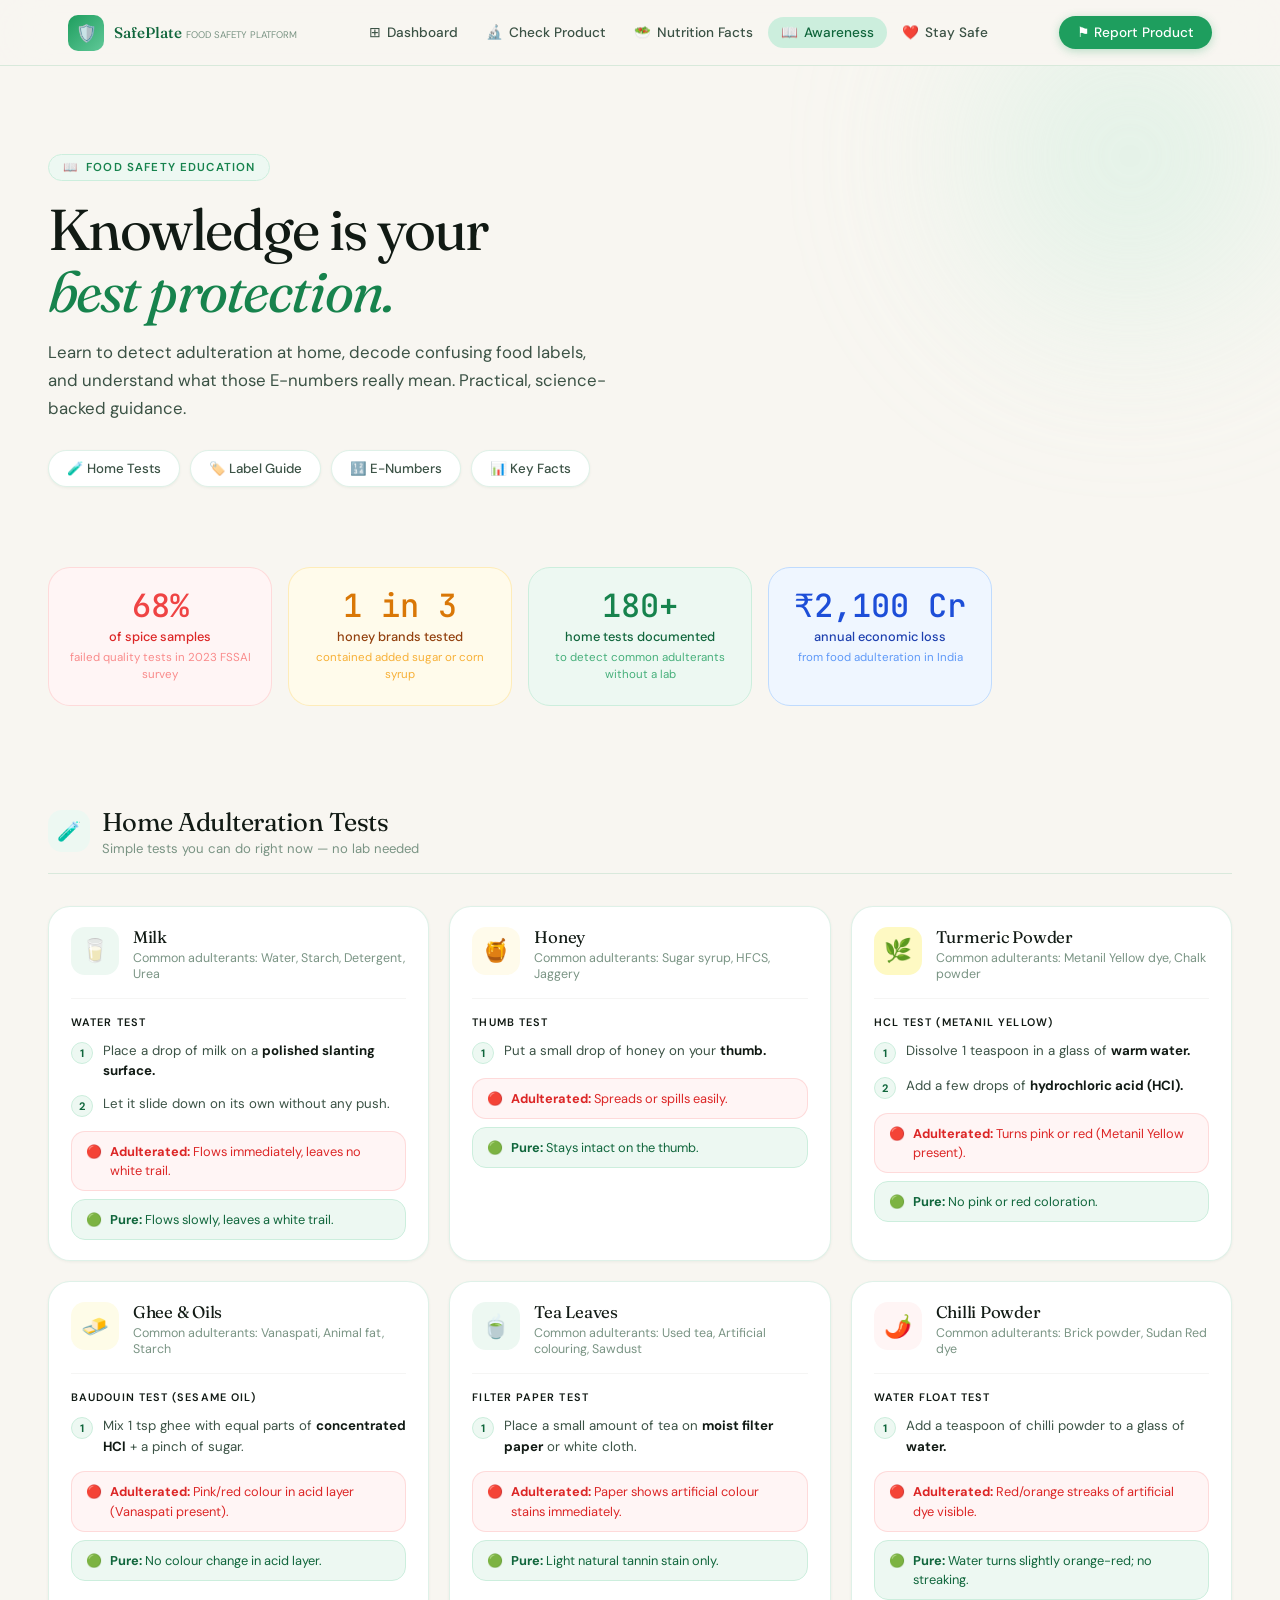
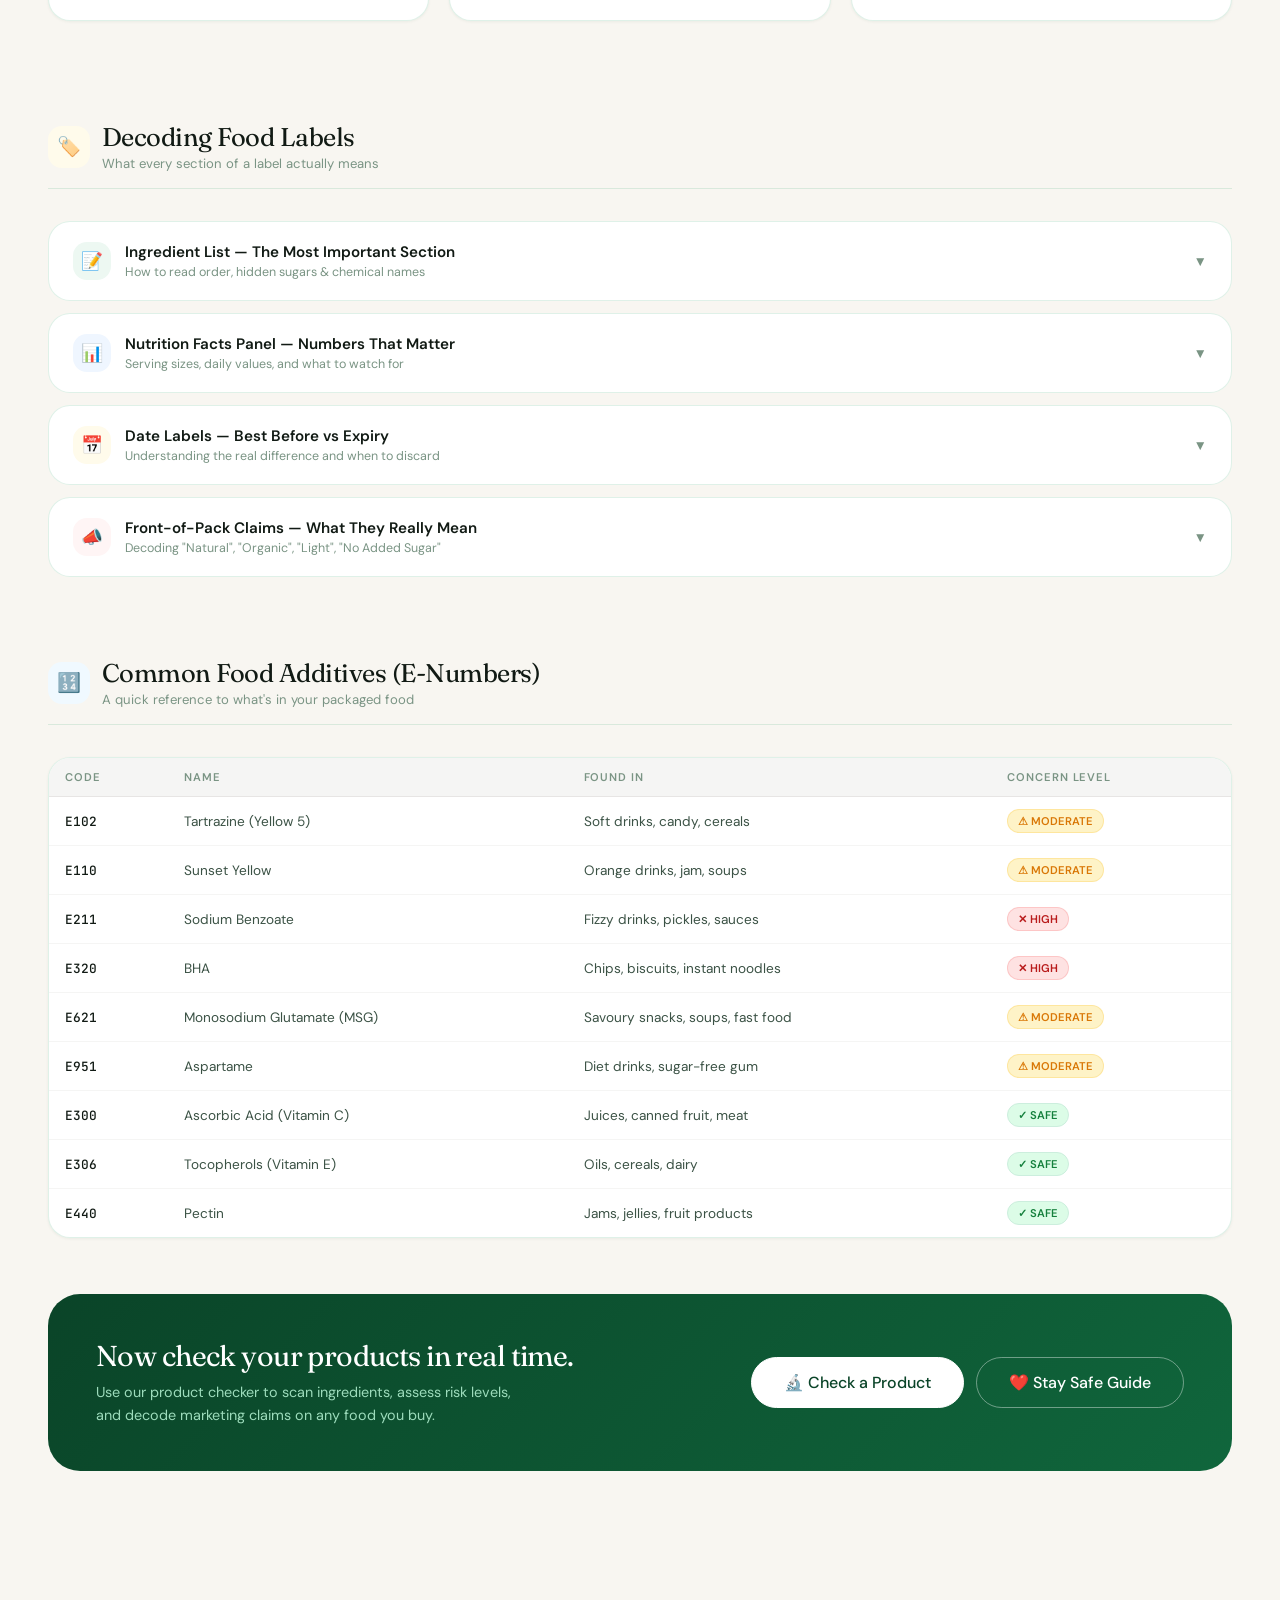
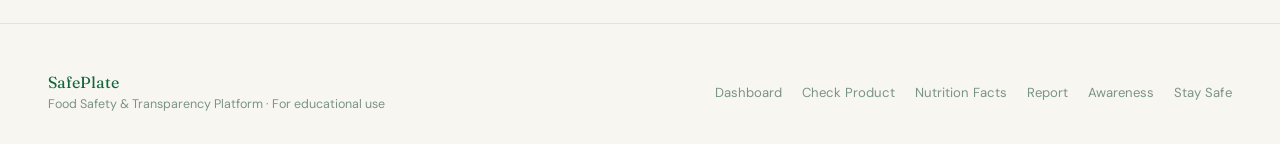
<file: frontend/awareness.html>
<!DOCTYPE html>
<html lang="en">
<head>
  <meta charset="UTF-8" />
  <meta name="viewport" content="width=device-width, initial-scale=1.0" />
  <title>Awareness Guide — Food Safety & Transparency Platform</title>
  <link rel="stylesheet" href="style.css" />
  <style>
    /* Additional styles for awareness page */
    .page-hero {
      padding: clamp(48px,7vw,88px) var(--page-px) clamp(40px,5vw,64px);
      position: relative; overflow: hidden;
    }
    .hero-orb {
      position: absolute; border-radius: 50%;
      filter: blur(80px); pointer-events: none;
    }
    .hero-orb-1 {
      width: 500px; height: 500px;
      background: radial-gradient(circle, var(--green-100), transparent 65%);
      top: -160px; right: -100px; opacity: .7;
      animation: orbFloat 11s ease-in-out infinite;
    }
    .hero-orb-2 {
      width: 300px; height: 300px;
      background: radial-gradient(circle, var(--amber-200), transparent 65%);
      bottom: -60px; left: 5%; opacity: .3;
      animation: orbFloat 14s ease-in-out infinite reverse;
    }
    @keyframes orbFloat {
      0%,100% { transform: translate(0,0); }
      50%      { transform: translate(-24px,18px); }
    }
    .page-hero-inner {
      max-width: var(--max-w); margin: 0 auto; position: relative; z-index: 1;
    }
    .hero-eyebrow {
      display: inline-flex; align-items: center; gap: 8px;
      padding: 5px 14px; border-radius: var(--r-full);
      background: var(--green-50); border: 1px solid var(--green-100);
      margin-bottom: 18px;
    }
    .hero-eyebrow span { font-size:.72rem; font-weight:600; letter-spacing:.1em; text-transform:uppercase; color:var(--green-600); }
    .page-hero-title {
      font-family: var(--font-display);
      font-size: clamp(2rem,4.5vw,3.6rem);
      font-weight: 400; letter-spacing: -.03em; line-height: 1.08;
      color: var(--text-primary); margin-bottom: 16px;
    }
    .page-hero-title em { font-style: italic; color: var(--green-600); }
    .page-hero-sub {
      font-size: clamp(.92rem,1.5vw,1.05rem);
      color: var(--text-secondary); line-height: 1.65; max-width: 560px;
    }
    .hero-topic-pills {
      display: flex; flex-wrap: wrap; gap: 10px; margin-top: 28px;
    }
    .topic-pill {
      display: flex; align-items: center; gap: 8px;
      padding: 9px 18px; border-radius: var(--r-full);
      background: var(--white); border: 1px solid var(--border);
      font-size: .83rem; font-weight: 500; color: var(--text-secondary);
      cursor: pointer; transition: var(--t-fast);
      box-shadow: var(--shadow-xs);
      text-decoration: none;
    }
    .topic-pill:hover { background: var(--green-50); border-color: var(--green-200); color: var(--green-700); transform: translateY(-1px); box-shadow: var(--shadow-sm); }

    .awareness-section {
      padding: 0 var(--page-px) 72px;
    }
    .awareness-inner { max-width: var(--max-w); margin: 0 auto; }
    .section-label {
      display: flex; align-items: center; gap: 12px;
      margin-bottom: 32px; padding-bottom: 16px;
      border-bottom: 1px solid var(--border);
    }
    .section-label-icon {
      width: 42px; height: 42px; border-radius: var(--r-md);
      display: flex; align-items: center; justify-content: center;
      font-size: 1.2rem; flex-shrink: 0;
    }
    .section-label-text { font-family: var(--font-display); font-size: 1.6rem; font-weight: 400; letter-spacing: -.02em; color: var(--text-primary); }
    .section-label-sub  { font-size: .82rem; color: var(--text-muted); margin-top: 2px; }

    /* Adulterant cards */
    .adulterant-grid {
      display: grid;
      grid-template-columns: repeat(auto-fill, minmax(340px,1fr));
      gap: 20px; margin-bottom: 20px;
    }
    .adulterant-card {
      background: var(--white); border: 1px solid var(--border);
      border-radius: var(--r-lg); overflow: hidden;
      box-shadow: var(--shadow-xs); transition: var(--t-base);
    }
    .adulterant-card:hover { box-shadow: var(--shadow-md); transform: translateY(-2px); }
    .adulterant-card-top {
      padding: 20px 22px 16px;
      display: flex; align-items: flex-start; gap: 14px;
    }
    .adulterant-emoji {
      width: 48px; height: 48px; border-radius: var(--r-md);
      display: flex; align-items: center; justify-content: center;
      font-size: 1.4rem; flex-shrink: 0;
    }
    .adulterant-name { font-family: var(--font-display); font-size: 1.05rem; font-weight: 400; letter-spacing: -.015em; color: var(--text-primary); }
    .adulterant-sub  { font-size: .78rem; color: var(--text-muted); margin-top: 3px; }
    .adulterant-divider { height: 1px; background: var(--stone-100); margin: 0 22px; }
    .adulterant-tests { padding: 16px 22px 20px; }
    .adulterant-test-label {
      font-size: .68rem; font-weight: 600; letter-spacing: .1em;
      text-transform: uppercase; color: var(--text-faint); margin-bottom: 12px;
    }
    .test-step {
      display: flex; gap: 10px; margin-bottom: 12px;
    }
    .test-step-num {
      width: 22px; height: 22px; border-radius: 50%;
      background: var(--green-50); border: 1px solid var(--green-100);
      color: var(--green-700); font-size: .68rem; font-weight: 700;
      display: flex; align-items: center; justify-content: center;
      flex-shrink: 0; margin-top: 1px;
    }
    .test-step-text { font-size: .83rem; color: var(--text-secondary); line-height: 1.55; }
    .test-step-text strong { color: var(--text-primary); }
    .adulterant-result {
      margin-top: 14px; padding: 10px 14px;
      border-radius: var(--r-md); font-size: .8rem; line-height: 1.5;
      display: flex; gap: 8px; align-items: flex-start;
    }
    .result-positive { background: var(--red-50); color: var(--red-600); border: 1px solid rgba(248,113,113,.2); }
    .result-negative { background: var(--green-50); color: var(--green-700); border: 1px solid var(--green-100); }

    /* Accordion */
    .accordion { display: flex; flex-direction: column; gap: 12px; }
    .accordion-item {
      background: var(--white); border: 1px solid var(--border);
      border-radius: var(--r-lg); overflow: hidden;
    }
    .accordion-trigger {
      width: 100%; display: flex; align-items: center;
      justify-content: space-between; gap: 16px;
      padding: 20px 24px; cursor: pointer;
      background: none; border: none;
      text-align: left; transition: background var(--t-fast);
    }
    .accordion-trigger:hover { background: var(--green-50); }
    .accordion-trigger-left { display: flex; align-items: center; gap: 14px; }
    .accordion-icon-wrap {
      width: 38px; height: 38px; border-radius: var(--r-md);
      display: flex; align-items: center; justify-content: center;
      font-size: 1.1rem; flex-shrink: 0;
    }
    .accordion-title { font-size: .95rem; font-weight: 600; color: var(--text-primary); }
    .accordion-meta  { font-size: .78rem; color: var(--text-muted); margin-top: 2px; }
    .accordion-chevron {
      font-size: .85rem; color: var(--text-muted);
      transition: transform var(--t-base); flex-shrink: 0;
    }
    .accordion-item.open .accordion-chevron { transform: rotate(180deg); }
    .accordion-body {
      max-height: 0; overflow: hidden;
      transition: max-height .4s cubic-bezier(.4,0,.2,1);
    }
    .accordion-body-inner { padding: 4px 24px 24px; }

    .label-guide-grid {
      display: grid; grid-template-columns: repeat(auto-fill, minmax(240px,1fr));
      gap: 14px; margin-top: 4px;
    }
    .label-guide-item {
      padding: 14px 16px; border-radius: var(--r-md);
      border: 1px solid var(--stone-200); background: var(--cream);
    }
    .label-guide-key { font-size: .8rem; font-weight: 600; color: var(--text-primary); margin-bottom: 4px; }
    .label-guide-val { font-size: .78rem; color: var(--text-muted); line-height: 1.55; }

    .tip-box {
      margin-top: 14px; padding: 12px 16px;
      border-radius: var(--r-md); font-size: .83rem;
      line-height: 1.6; display: flex; gap: 10px;
    }
    .tip-box-green { background: var(--green-50); color: var(--green-800); border: 1px solid var(--green-100); }
    .tip-box-amber { background: var(--amber-50); color: #7c4f00; border: 1px solid rgba(251,191,36,.3); }
    .tip-box-red   { background: var(--red-50);   color: var(--red-700);   border: 1px solid rgba(248,113,113,.25); }

    /* Infographic */
    .infographic-row {
      display: grid; grid-template-columns: repeat(auto-fill, minmax(220px,1fr));
      gap: 16px; margin-bottom: 28px;
    }
    .infographic-card {
      padding: 22px 20px; border-radius: var(--r-lg);
      text-align: center; transition: var(--t-base);
      border: 1px solid transparent;
    }
    .infographic-card:hover { transform: translateY(-3px); box-shadow: var(--shadow-md); }
    .infographic-num { font-family: var(--font-mono); font-size: 2rem; font-weight: 500; line-height: 1; margin-bottom: 6px; }
    .infographic-label { font-size: .8rem; font-weight: 500; line-height: 1.4; }
    .infographic-desc  { font-size: .72rem; margin-top: 4px; opacity: .8; line-height: 1.4; }

    /* Additives table */
    .additives-table {
      width: 100%; border-collapse: collapse;
      font-size: .85rem;
    }
    .additives-table th {
      text-align: left; padding: 12px 16px;
      background: var(--stone-100); color: var(--text-muted);
      font-size: .7rem; font-weight: 600; letter-spacing: .08em;
      text-transform: uppercase;
      border-bottom: 1px solid var(--stone-200);
    }
    .additives-table td {
      padding: 12px 16px; border-bottom: 1px solid var(--stone-100);
      color: var(--text-secondary); vertical-align: middle;
    }
    .additives-table tr:last-child td { border-bottom: none; }
    .additives-table tr:hover td { background: var(--green-50); }
    .additive-code { font-family: var(--font-mono); font-size: .8rem; font-weight: 500; color: var(--text-primary); }
    .table-wrap {
      background: var(--white); border: 1px solid var(--border);
      border-radius: var(--r-lg); overflow: hidden;
      box-shadow: var(--shadow-xs);
    }

    /* CTA */
    .awareness-cta {
      margin-top: 56px; padding: 44px 48px;
      border-radius: var(--r-xl);
      background: linear-gradient(135deg, var(--green-800), var(--green-700));
      display: flex; align-items: center; justify-content: space-between;
      gap: 24px; flex-wrap: wrap; position: relative; overflow: hidden;
    }
    .awareness-cta-text { position: relative; z-index: 1; }
    .awareness-cta-title { font-family: var(--font-display); font-size: clamp(1.3rem,2.5vw,1.8rem); color: #fff; font-weight: 400; letter-spacing: -.02em; margin-bottom: 8px; }
    .awareness-cta-sub   { font-size: .9rem; color: var(--green-200); line-height: 1.6; max-width: 420px; }
    .awareness-cta-actions { display: flex; gap: 12px; flex-wrap: wrap; position: relative; z-index: 1; }

    .badge { padding: 4px 10px; border-radius: 20px; font-size: 0.7rem; font-weight: 600; display: inline-block; }
    .badge-safe { background: #dcfce7; color: #15803d; }
    .badge-caution { background: #fef3c7; color: #d97706; }
    .badge-danger { background: #fee2e2; color: #b91c1c; }

    /* Hide auth buttons and user info initially to prevent flash */
    #adminInfo, #userInfo {
      display: none;
    }
    #authButtons {
      display: flex;
    }

    @media (max-width: 768px) {
      .adulterant-grid { grid-template-columns: 1fr; }
      .awareness-cta { padding: 32px 24px; }
      .label-guide-grid { grid-template-columns: 1fr; }
    }
  </style>
</head>
<body>
<div id="awareness-page">

  <!-- Navigation -->
  <nav class="nav">
    <div class="nav-inner">
      <a class="nav-logo" href="index.html">
        <div class="nav-logo-icon">🛡️</div>
        <div class="nav-logo-label">
          <span class="nav-logo-name">SafePlate</span>
          <span class="nav-logo-tagline">Food Safety Platform</span>
        </div>
      </a>
      <ul class="nav-links">
        <li><a href="index.html" class="nav-link"><span class="nav-link-icon">⊞</span> Dashboard</a></li>
        <li><a href="check-product.html" class="nav-link"><span class="nav-link-icon">🔬</span> Check Product</a></li>
        <li><a href="nutrition.html" class="nav-link"><span class="nav-link-icon">🥗</span> Nutrition Facts</a></li>
        <li><a href="awareness.html" class="nav-link active"><span class="nav-link-icon">📖</span> Awareness</a></li>
        <li><a href="stay-safe.html" class="nav-link"><span class="nav-link-icon">❤️</span> Stay Safe</a></li>
      </ul>
   
        <a href="report.html" class="nav-report-btn">⚑ Report Product</a>
      </div>
      <button class="nav-burger" aria-label="Menu">
        <span></span><span></span><span></span>
      </button>
    </div>
    <div class="nav-mobile">
      <a href="index.html" class="nav-link">Dashboard</a>
      <a href="check-product.html" class="nav-link">Check Product</a>
      <a href="nutrition.html" class="nav-link">Nutrition Facts</a>
      <a href="awareness.html" class="nav-link">Awareness</a>
      <a href="stay-safe.html" class="nav-link">Stay Safe</a>
      <a href="report.html" class="nav-report-btn">Report</a>
      <hr style="margin: 10px 0; border-color: var(--border);">
      <div id="mobileAuthLinks"></div>
    </div>
  </nav>

  <div class="page-wrap">

    <!-- Hero Section -->
    <section class="page-hero">
      <div class="hero-orb hero-orb-1"></div>
      <div class="hero-orb hero-orb-2"></div>
      <div class="page-hero-inner">
        <div class="anim-fade-up">
          <div class="hero-eyebrow">
            <span>📖</span>
            <span>Food Safety Education</span>
          </div>
          <h1 class="page-hero-title">
            Knowledge is your<br><em>best protection.</em>
          </h1>
          <p class="page-hero-sub">
            Learn to detect adulteration at home, decode confusing food labels,
            and understand what those E-numbers really mean. Practical, science-backed guidance.
          </p>
          <div class="hero-topic-pills">
            <a class="topic-pill" href="#adulteration-tests">🧪 Home Tests</a>
            <a class="topic-pill" href="#label-guide">🏷️ Label Guide</a>
            <a class="topic-pill" href="#additives-guide">🔢 E-Numbers</a>
            <a class="topic-pill" href="#facts-strip">📊 Key Facts</a>
          </div>
        </div>
      </div>
    </section>

    <!-- Rest of your content remains the same -->
    <!-- Section 1: Key Facts Infographic -->
    <div class="anim-fade-up anim-delay-1">
      <section class="awareness-section" id="facts-strip" style="padding-top:16px;">
        <div class="awareness-inner">
          <div class="infographic-row">
            <div class="infographic-card" style="background:var(--red-50);border-color:rgba(248,113,113,.2);">
              <div class="infographic-num" style="color:var(--red-500);">68%</div>
              <div class="infographic-label" style="color:var(--red-600);">of spice samples</div>
              <div class="infographic-desc" style="color:var(--red-400);">failed quality tests in 2023 FSSAI survey</div>
            </div>
            <div class="infographic-card" style="background:var(--amber-50);border-color:rgba(251,191,36,.25);">
              <div class="infographic-num" style="color:var(--amber-600);">1 in 3</div>
              <div class="infographic-label" style="color:#92400e;">honey brands tested</div>
              <div class="infographic-desc" style="color:var(--amber-500);">contained added sugar or corn syrup</div>
            </div>
            <div class="infographic-card" style="background:var(--green-50);border-color:var(--green-100);">
              <div class="infographic-num" style="color:var(--green-600);">180+</div>
              <div class="infographic-label" style="color:var(--green-700);">home tests documented</div>
              <div class="infographic-desc" style="color:var(--green-500);">to detect common adulterants without a lab</div>
            </div>
            <div class="infographic-card" style="background:#eff6ff;border-color:#bfdbfe;">
              <div class="infographic-num" style="color:#1d4ed8;">₹2,100 Cr</div>
              <div class="infographic-label" style="color:#1e40af;">annual economic loss</div>
              <div class="infographic-desc" style="color:#3b82f6;">from food adulteration in India</div>
            </div>
          </div>
        </div>
      </section>
    </div>

    <!-- Section 2: Home Adulteration Tests -->
    <div class="anim-fade-up anim-delay-2">
      <section class="awareness-section" id="adulteration-tests">
        <div class="awareness-inner">
          <div class="section-label">
            <div class="section-label-icon" style="background:var(--green-50);">🧪</div>
            <div>
              <div class="section-label-text">Home Adulteration Tests</div>
              <div class="section-label-sub">Simple tests you can do right now — no lab needed</div>
            </div>
          </div>

          <div class="adulterant-grid">
            <!-- Milk Test -->
            <div class="adulterant-card">
              <div class="adulterant-card-top">
                <div class="adulterant-emoji" style="background:var(--green-50);">🥛</div>
                <div>
                  <div class="adulterant-name">Milk</div>
                  <div class="adulterant-sub">Common adulterants: Water, Starch, Detergent, Urea</div>
                </div>
              </div>
              <div class="adulterant-divider"></div>
              <div class="adulterant-tests">
                <div class="adulterant-test-label">Water Test</div>
                <div class="test-step"><div class="test-step-num">1</div><div class="test-step-text">Place a drop of milk on a <strong>polished slanting surface.</strong></div></div>
                <div class="test-step"><div class="test-step-num">2</div><div class="test-step-text">Let it slide down on its own without any push.</div></div>
                <div class="adulterant-result result-positive">🔴 <span><strong>Adulterated:</strong> Flows immediately, leaves no white trail.</span></div>
                <div class="adulterant-result result-negative" style="margin-top:8px;">🟢 <span><strong>Pure:</strong> Flows slowly, leaves a white trail.</span></div>
              </div>
            </div>

            <!-- Honey Test -->
            <div class="adulterant-card">
              <div class="adulterant-card-top">
                <div class="adulterant-emoji" style="background:var(--amber-50);">🍯</div>
                <div>
                  <div class="adulterant-name">Honey</div>
                  <div class="adulterant-sub">Common adulterants: Sugar syrup, HFCS, Jaggery</div>
                </div>
              </div>
              <div class="adulterant-divider"></div>
              <div class="adulterant-tests">
                <div class="adulterant-test-label">Thumb Test</div>
                <div class="test-step"><div class="test-step-num">1</div><div class="test-step-text">Put a small drop of honey on your <strong>thumb.</strong></div></div>
                <div class="adulterant-result result-positive">🔴 <span><strong>Adulterated:</strong> Spreads or spills easily.</span></div>
                <div class="adulterant-result result-negative" style="margin-top:8px;">🟢 <span><strong>Pure:</strong> Stays intact on the thumb.</span></div>
              </div>
            </div>

            <!-- Turmeric Test -->
            <div class="adulterant-card">
              <div class="adulterant-card-top">
                <div class="adulterant-emoji" style="background:#fef9c3;">🌿</div>
                <div>
                  <div class="adulterant-name">Turmeric Powder</div>
                  <div class="adulterant-sub">Common adulterants: Metanil Yellow dye, Chalk powder</div>
                </div>
              </div>
              <div class="adulterant-divider"></div>
              <div class="adulterant-tests">
                <div class="adulterant-test-label">HCl Test (Metanil Yellow)</div>
                <div class="test-step"><div class="test-step-num">1</div><div class="test-step-text">Dissolve 1 teaspoon in a glass of <strong>warm water.</strong></div></div>
                <div class="test-step"><div class="test-step-num">2</div><div class="test-step-text">Add a few drops of <strong>hydrochloric acid (HCl).</strong></div></div>
                <div class="adulterant-result result-positive">🔴 <span><strong>Adulterated:</strong> Turns pink or red (Metanil Yellow present).</span></div>
                <div class="adulterant-result result-negative" style="margin-top:8px;">🟢 <span><strong>Pure:</strong> No pink or red coloration.</span></div>
              </div>
            </div>

            <!-- Ghee Test -->
            <div class="adulterant-card">
              <div class="adulterant-card-top">
                <div class="adulterant-emoji" style="background:#fefce8;">🧈</div>
                <div>
                  <div class="adulterant-name">Ghee & Oils</div>
                  <div class="adulterant-sub">Common adulterants: Vanaspati, Animal fat, Starch</div>
                </div>
              </div>
              <div class="adulterant-divider"></div>
              <div class="adulterant-tests">
                <div class="adulterant-test-label">Baudouin Test (Sesame oil)</div>
                <div class="test-step"><div class="test-step-num">1</div><div class="test-step-text">Mix 1 tsp ghee with equal parts of <strong>concentrated HCl</strong> + a pinch of sugar.</div></div>
                <div class="adulterant-result result-positive">🔴 <span><strong>Adulterated:</strong> Pink/red colour in acid layer (Vanaspati present).</span></div>
                <div class="adulterant-result result-negative" style="margin-top:8px;">🟢 <span><strong>Pure:</strong> No colour change in acid layer.</span></div>
              </div>
            </div>

            <!-- Tea Leaves Test -->
            <div class="adulterant-card">
              <div class="adulterant-card-top">
                <div class="adulterant-emoji" style="background:var(--green-50);">🍵</div>
                <div>
                  <div class="adulterant-name">Tea Leaves</div>
                  <div class="adulterant-sub">Common adulterants: Used tea, Artificial colouring, Sawdust</div>
                </div>
              </div>
              <div class="adulterant-divider"></div>
              <div class="adulterant-tests">
                <div class="adulterant-test-label">Filter Paper Test</div>
                <div class="test-step"><div class="test-step-num">1</div><div class="test-step-text">Place a small amount of tea on <strong>moist filter paper</strong> or white cloth.</div></div>
                <div class="adulterant-result result-positive">🔴 <span><strong>Adulterated:</strong> Paper shows artificial colour stains immediately.</span></div>
                <div class="adulterant-result result-negative" style="margin-top:8px;">🟢 <span><strong>Pure:</strong> Light natural tannin stain only.</span></div>
              </div>
            </div>

            <!-- Chilli Powder Test -->
            <div class="adulterant-card">
              <div class="adulterant-card-top">
                <div class="adulterant-emoji" style="background:var(--red-50);">🌶️</div>
                <div>
                  <div class="adulterant-name">Chilli Powder</div>
                  <div class="adulterant-sub">Common adulterants: Brick powder, Sudan Red dye</div>
                </div>
              </div>
              <div class="adulterant-divider"></div>
              <div class="adulterant-tests">
                <div class="adulterant-test-label">Water Float Test</div>
                <div class="test-step"><div class="test-step-num">1</div><div class="test-step-text">Add a teaspoon of chilli powder to a glass of <strong>water.</strong></div></div>
                <div class="adulterant-result result-positive">🔴 <span><strong>Adulterated:</strong> Red/orange streaks of artificial dye visible.</span></div>
                <div class="adulterant-result result-negative" style="margin-top:8px;">🟢 <span><strong>Pure:</strong> Water turns slightly orange-red; no streaking.</span></div>
              </div>
            </div>
          </div>
        </div>
      </section>
    </div>

    <!-- Section 3: Food Label Guide -->
    <div class="anim-fade-up anim-delay-3">
      <section class="awareness-section" id="label-guide" style="padding-top:8px;">
        <div class="awareness-inner">
          <div class="section-label">
            <div class="section-label-icon" style="background:var(--amber-50);">🏷️</div>
            <div>
              <div class="section-label-text">Decoding Food Labels</div>
              <div class="section-label-sub">What every section of a label actually means</div>
            </div>
          </div>

          <div class="accordion">
            <div class="accordion-item">
              <button class="accordion-trigger">
                <div class="accordion-trigger-left"><div class="accordion-icon-wrap" style="background:var(--green-50);">📝</div><div><div class="accordion-title">Ingredient List — The Most Important Section</div><div class="accordion-meta">How to read order, hidden sugars & chemical names</div></div></div>
                <span class="accordion-chevron">▼</span>
              </button>
              <div class="accordion-body"><div class="accordion-body-inner">
                <div class="label-guide-grid">
                  <div class="label-guide-item"><div class="label-guide-key">📊 Order by weight</div><div class="label-guide-val">Ingredients are listed from <strong>most to least</strong> by weight. If sugar is #1, there's more sugar than anything else.</div></div>
                  <div class="label-guide-item"><div class="label-guide-key">🍬 Hidden sugars</div><div class="label-guide-val">Sugar hides under 50+ names: <strong>dextrose, maltose, HFCS, sucrose, cane syrup, fruit juice concentrate</strong>, and more.</div></div>
                  <div class="label-guide-item"><div class="label-guide-key">🔢 E-numbers</div><div class="label-guide-val">Codes like E102, E621 are food additives. Not all are harmful, but unfamiliar ones deserve a quick search.</div></div>
                  <div class="label-guide-item"><div class="label-guide-key">⚠️ Allergen declaration</div><div class="label-guide-val">Allergens like <strong>milk, nuts, gluten, soy, eggs</strong> must be declared.</div></div>
                </div>
                <div class="tip-box tip-box-green"><span>💡 <strong>The 5-ingredient rule:</strong> Products with 5 or fewer recognisable ingredients are almost always less processed and safer.</span></div>
              </div></div>
            </div>

            <div class="accordion-item">
              <button class="accordion-trigger">
                <div class="accordion-trigger-left"><div class="accordion-icon-wrap" style="background:#eff6ff;">📊</div><div><div class="accordion-title">Nutrition Facts Panel — Numbers That Matter</div><div class="accordion-meta">Serving sizes, daily values, and what to watch for</div></div></div>
                <span class="accordion-chevron">▼</span>
              </button>
              <div class="accordion-body"><div class="accordion-body-inner">
                <div class="label-guide-grid">
                  <div class="label-guide-item"><div class="label-guide-key">🍽️ Serving size trap</div><div class="label-guide-val">Always multiply nutrients by the number of servings you actually eat.</div></div>
                  <div class="label-guide-item"><div class="label-guide-key">🧂 Sodium watch</div><div class="label-guide-val">Aim for under <strong>2,300mg/day</strong>. 600mg+ per serving is high.</div></div>
                  <div class="label-guide-item"><div class="label-guide-key">🍬 Added vs total sugar</div><div class="label-guide-val">Added sugars over 10g/serving is a red flag.</div></div>
                  <div class="label-guide-item"><div class="label-guide-key">🥑 Fat types matter</div><div class="label-guide-val"><strong>Trans fats = 0g always.</strong> Saturated fat should be minimal.</div></div>
                </div>
                <div class="tip-box tip-box-amber"><span>⚠️ Even "0g trans fat" labels can legally contain up to 0.499g per serving. Check for <strong>"partially hydrogenated oil"</strong> in the ingredient list.</span></div>
              </div></div>
            </div>

            <div class="accordion-item">
              <button class="accordion-trigger">
                <div class="accordion-trigger-left"><div class="accordion-icon-wrap" style="background:var(--amber-50);">📅</div><div><div class="accordion-title">Date Labels — Best Before vs Expiry</div><div class="accordion-meta">Understanding the real difference and when to discard</div></div></div>
                <span class="accordion-chevron">▼</span>
              </button>
              <div class="accordion-body"><div class="accordion-body-inner">
                <div class="label-guide-grid">
                  <div class="label-guide-item"><div class="label-guide-key">🟡 Best Before Date</div><div class="label-guide-val">Product is at <strong>peak quality</strong> before this date.</div></div>
                  <div class="label-guide-item"><div class="label-guide-key">🔴 Use By / Expiry Date</div><div class="label-guide-val"><strong>Safety date</strong> — do not consume after this date.</div></div>
                  <div class="label-guide-item"><div class="label-guide-key">🟢 Manufacturing Date</div><div class="label-guide-val">Useful to calculate freshness when no expiry is listed.</div></div>
                </div>
                <div class="tip-box tip-box-red"><span>🚨 Never consume baby food, dairy, or packaged meat past the <strong>Use By</strong> date.</span></div>
              </div></div>
            </div>

            <div class="accordion-item">
              <button class="accordion-trigger">
                <div class="accordion-trigger-left"><div class="accordion-icon-wrap" style="background:var(--red-50);">📣</div><div><div class="accordion-title">Front-of-Pack Claims — What They Really Mean</div><div class="accordion-meta">Decoding "Natural", "Organic", "Light", "No Added Sugar"</div></div></div>
                <span class="accordion-chevron">▼</span>
              </button>
              <div class="accordion-body"><div class="accordion-body-inner">
                <div class="label-guide-grid">
                  <div class="label-guide-item"><div class="label-guide-key">🌿 "Natural"</div><div class="label-guide-val"><strong>Unregulated term</strong> in most countries.</div></div>
                  <div class="label-guide-item"><div class="label-guide-key">🌾 "Organic"</div><div class="label-guide-val">Only trustworthy with a <strong>certified organic seal</strong>.</div></div>
                  <div class="label-guide-item"><div class="label-guide-key">💧 "Light" or "Lite"</div><div class="label-guide-val">Can mean <strong>light in colour, flavour, or texture</strong> — not necessarily calories.</div></div>
                  <div class="label-guide-item"><div class="label-guide-key">🚫 "No Added Sugar"</div><div class="label-guide-val">Product may still be <strong>naturally high in sugar</strong>.</div></div>
                </div>
                <div class="tip-box tip-box-green"><span>💡 <strong>Rule of thumb:</strong> The front of a pack is designed by marketing teams. Always flip to the back for the real story.</span></div>
              </div></div>
            </div>
          </div>
        </div>
      </section>
    </div>

    <!-- Section 4: Common E-Numbers -->
    <div class="anim-fade-up anim-delay-4">
      <section class="awareness-section" id="additives-guide" style="padding-top:8px;">
        <div class="awareness-inner">
          <div class="section-label">
            <div class="section-label-icon" style="background:#f0f9ff;">🔢</div>
            <div>
              <div class="section-label-text">Common Food Additives (E-Numbers)</div>
              <div class="section-label-sub">A quick reference to what's in your packaged food</div>
            </div>
          </div>
          <div class="table-wrap">
            <table class="additives-table">
              <thead>
                <tr><th>Code</th><th>Name</th><th>Found In</th><th>Concern Level</th></tr>
              </thead>
              <tbody>
                <tr><td><span class="additive-code">E102</span></td><td>Tartrazine (Yellow 5)</td><td>Soft drinks, candy, cereals</td><td><span class="badge badge-caution">⚠ Moderate</span></td></tr>
                <tr><td><span class="additive-code">E110</span></td><td>Sunset Yellow</td><td>Orange drinks, jam, soups</td><td><span class="badge badge-caution">⚠ Moderate</span></td></tr>
                <tr><td><span class="additive-code">E211</span></td><td>Sodium Benzoate</td><td>Fizzy drinks, pickles, sauces</td><td><span class="badge badge-danger">✕ High</span></td></tr>
                <tr><td><span class="additive-code">E320</span></td><td>BHA</td><td>Chips, biscuits, instant noodles</td><td><span class="badge badge-danger">✕ High</span></td></tr>
                <tr><td><span class="additive-code">E621</span></td><td>Monosodium Glutamate (MSG)</td><td>Savoury snacks, soups, fast food</td><td><span class="badge badge-caution">⚠ Moderate</span></td></tr>
                <tr><td><span class="additive-code">E951</span></td><td>Aspartame</td><td>Diet drinks, sugar-free gum</td><td><span class="badge badge-caution">⚠ Moderate</span></td></tr>
                <tr><td><span class="additive-code">E300</span></td><td>Ascorbic Acid (Vitamin C)</td><td>Juices, canned fruit, meat</td><td><span class="badge badge-safe">✓ Safe</span></td></tr>
                <tr><td><span class="additive-code">E306</span></td><td>Tocopherols (Vitamin E)</td><td>Oils, cereals, dairy</td><td><span class="badge badge-safe">✓ Safe</span></td></tr>
                <tr><td><span class="additive-code">E440</span></td><td>Pectin</td><td>Jams, jellies, fruit products</td><td><span class="badge badge-safe">✓ Safe</span></td></tr>
              </tbody>
            </table>
          </div>

          <!-- CTA Banner -->
          <div class="awareness-cta">
            <div class="awareness-cta-text">
              <div class="awareness-cta-title">Now check your products in real time.</div>
              <div class="awareness-cta-sub">Use our product checker to scan ingredients, assess risk levels, and decode marketing claims on any food you buy.</div>
            </div>
            <div class="awareness-cta-actions">
              <a href="check-product.html" class="btn btn-lg" style="background:#fff;color:var(--green-800);border-color:#fff;">🔬 Check a Product</a>
              <a href="stay-safe.html" class="btn btn-lg btn-outline" style="color:#fff;border-color:rgba(255,255,255,.4);">❤️ Stay Safe Guide</a>
            </div>
          </div>
        </div>
      </section>
    </div>

    <!-- Footer -->
    <div class="anim-fade-up anim-delay-5">
      <footer class="footer">
        <div class="footer-inner">
          <div><div class="footer-brand">SafePlate</div><div class="footer-note">Food Safety & Transparency Platform · For educational use</div></div>
          <nav class="footer-links"><a href="index.html">Dashboard</a><a href="check-product.html">Check Product</a><a href="nutrition.html">Nutrition Facts</a><a href="report.html">Report</a><a href="awareness.html">Awareness</a><a href="stay-safe.html">Stay Safe</a></nav>
        </div>
      </footer>
    </div>
  </div>
</div>

<script>
  const API_URL = 'http://127.0.0.1:5000';

  // Accordion functionality
  function initAccordion() {
    document.querySelectorAll('.accordion-trigger').forEach(trigger => {
      trigger.addEventListener('click', () => {
        const item = trigger.closest('.accordion-item');
        item.classList.toggle('open');
        const body = item.querySelector('.accordion-body');
        if (item.classList.contains('open')) {
          body.style.maxHeight = body.scrollHeight + 'px';
        } else {
          body.style.maxHeight = null;
        }
      });
    });
  }

  // Set active nav link
  function setActiveNavLink() {
    const currentPage = window.location.pathname.split('/').pop() || 'awareness.html';
    document.querySelectorAll('.nav-link').forEach(link => {
      const href = link.getAttribute('href');
      if (href === currentPage) {
        link.classList.add('active');
      } else {
        link.classList.remove('active');
      }
    });
  }

  // Mobile menu
  function initMobileMenu() {
    const burger = document.querySelector('.nav-burger');
    const mobile = document.querySelector('.nav-mobile');
    if (burger && mobile) {
      burger.addEventListener('click', () => {
        mobile.classList.toggle('open');
      });
      mobile.querySelectorAll('a').forEach(link => {
        link.addEventListener('click', () => mobile.classList.remove('open'));
      });
    }
  }

  // Auth check
  async function checkAuth() {
    try {
      const response = await fetch(`${API_URL}/api/me`, { credentials: 'include' });
      const data = await response.json();
      
      const adminInfo = document.getElementById('adminInfo');
      const userInfo = document.getElementById('userInfo');
      const authButtons = document.getElementById('authButtons');
      const mobileAuthLinks = document.getElementById('mobileAuthLinks');
      
      if (data.authenticated) {
        const user = data.user;
        if (user.role === 'admin') {
          adminInfo.style.display = 'flex';
          userInfo.style.display = 'none';
          authButtons.style.display = 'none';
          mobileAuthLinks.innerHTML = '<a href="#" onclick="logout()" class="nav-link">👑 Admin Logout</a>';
          document.getElementById('adminName').textContent = user.username;
        } else {
          adminInfo.style.display = 'none';
          userInfo.style.display = 'flex';
          authButtons.style.display = 'none';
          mobileAuthLinks.innerHTML = '<a href="#" onclick="logout()" class="nav-link">Logout</a>';
          document.getElementById('userName').textContent = user.username;
          document.getElementById('userAvatar').textContent = user.username?.charAt(0).toUpperCase() || 'U';
        }
      } else {
        adminInfo.style.display = 'none';
        userInfo.style.display = 'none';
        authButtons.style.display = 'flex';
        mobileAuthLinks.innerHTML = '<a href="login.html" class="nav-link">Login</a><a href="signup.html" class="nav-link">Sign Up</a>';
      }
    } catch (error) {
      console.error('Auth check failed:', error);
    }
  }

  async function logout() {
    try { 
      await fetch(`${API_URL}/api/logout`, { method: 'POST', credentials: 'include' }); 
    } catch(e) {}
    window.location.href = 'index.html';
  }

  // Initialize
  document.addEventListener('DOMContentLoaded', () => {
    setActiveNavLink();
    initMobileMenu();
    initAccordion();
    checkAuth();
  });
</script>
</body>
</html>
</file>
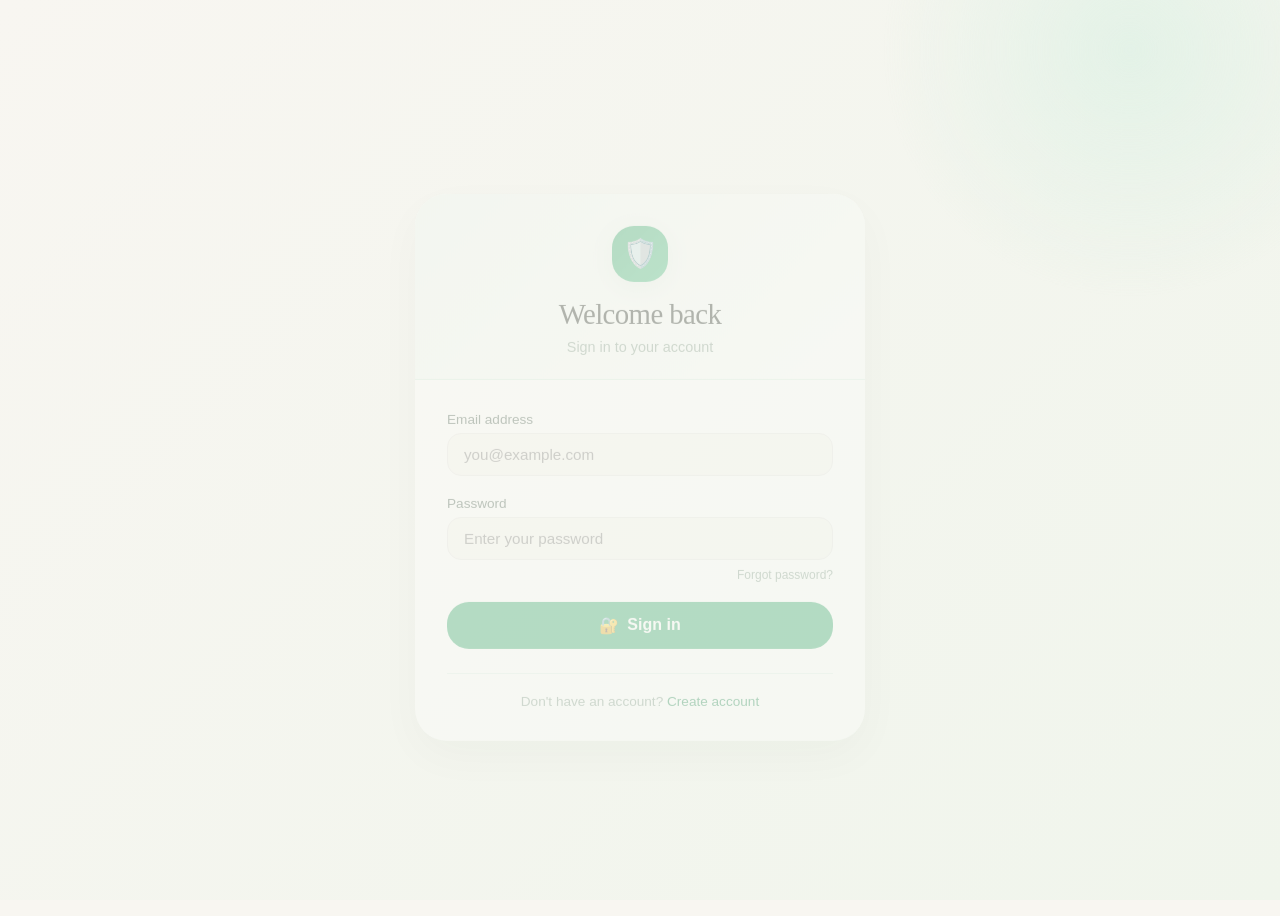
<file: frontend/check-product.html>
<!DOCTYPE html>
<html lang="en">
<head>
  <meta charset="UTF-8" />
  <meta name="viewport" content="width=device-width, initial-scale=1.0" />
  <title>Check Product — SafePlate</title>
  <link rel="stylesheet" href="style.css" />
  <style>
    .page-hero {
      padding: clamp(44px,7vw,80px) var(--page-px) clamp(36px,5vw,56px);
      position: relative; overflow: hidden;
    }
    .page-hero-bg {
      position: absolute; inset: 0; pointer-events: none;
      background: radial-gradient(ellipse 70% 80% at 80% 50%, var(--green-50) 0%, transparent 70%);
    }
    .page-hero-inner {
      max-width: var(--max-w); margin: 0 auto;
      position: relative; z-index: 1;
    }
    .page-hero-label {
      display: inline-flex; align-items: center; gap: 8px;
      padding: 5px 14px; border-radius: var(--r-full);
      background: var(--green-50); border: 1px solid var(--green-100);
      margin-bottom: 16px;
    }
    .page-hero-label span { font-size:.72rem; font-weight:600; letter-spacing:.1em; text-transform:uppercase; color:var(--green-600); }
    .page-hero-title {
      font-family: var(--font-display);
      font-size: clamp(2rem,4.5vw,3.4rem);
      font-weight: 400; letter-spacing: -.028em; line-height: 1.1;
      color: var(--text-primary); margin-bottom: 14px;
    }
    .page-hero-title em { font-style:italic; color:var(--green-600); }
    .page-hero-sub {
      font-size: clamp(.9rem,1.5vw,1.05rem);
      color: var(--text-secondary); line-height: 1.65; max-width: 520px;
    }

    .check-layout {
      padding: 0 var(--page-px) 72px;
    }
    .check-inner {
      max-width: var(--max-w); margin: 0 auto;
    }
    .check-panel {
      background: var(--white);
      border: 1px solid var(--border);
      border-radius: var(--r-xl);
      box-shadow: var(--shadow-md);
      overflow: hidden;
    }
    .check-panel-header {
      padding: 24px 28px 0;
      border-bottom: 1px solid var(--border);
      background: linear-gradient(to bottom, var(--green-50), var(--white));
    }
    .check-panel-tabs {
      display: flex; gap: 0;
      margin-top: 20px;
    }
    .tab-btn {
      display: flex; align-items: center; gap: 8px;
      padding: 12px 22px; font-size: .875rem; font-weight: 500;
      color: var(--text-muted); cursor: pointer;
      border-bottom: 2.5px solid transparent;
      transition: var(--t-fast); letter-spacing: -.01em;
      background: none;
    }
    .tab-btn:hover { color: var(--text-secondary); background: rgba(30,158,94,.04); }
    .tab-btn.active { color: var(--green-700); border-bottom-color: var(--green-500); background: rgba(30,158,94,.05); }
    .tab-btn .tab-icon { font-size: .9rem; }
    .check-panel-body { padding: 32px 28px; }
    .tab-panel { display: none; }
    .tab-panel.active { display: block; }

    .search-bar-big { display: flex; gap: 10px; }
    .search-input-wrap { flex: 1; position: relative; }
    .search-input-big {
      width: 100%; padding: 14px 18px 14px 48px;
      border-radius: var(--r-lg); border: 1.5px solid var(--stone-200);
      background: var(--cream); font-size: 1rem;
      outline: none; transition: var(--t-fast);
    }
    .search-input-big:focus { border-color: var(--green-400); background: var(--white); box-shadow: 0 0 0 3px rgba(30,158,94,.1); }
    .search-input-icon {
      position: absolute; left: 16px; top: 50%;
      transform: translateY(-50%); font-size: 1.1rem;
    }
    .search-btn-big {
      padding: 14px 24px; border-radius: var(--r-lg);
      background: var(--green-500); color: #fff;
      font-size: .9rem; font-weight: 500;
      cursor: pointer; border: none;
      box-shadow: 0 2px 10px rgba(30,158,94,.28);
    }
    .search-btn-big:hover { background: var(--green-600); transform: translateY(-1px); }
    .search-suggestions {
      margin-top: 16px; display: flex; flex-wrap: wrap; gap: 8px;
    }
    .suggestion-chip {
      padding: 6px 14px; border-radius: var(--r-full);
      background: var(--stone-100); border: 1px solid var(--stone-200);
      font-size: .8rem; color: var(--text-muted); cursor: pointer;
    }
    .suggestion-chip:hover { background: var(--green-50); border-color: var(--green-200); color: var(--green-700); }

    .upload-zone {
      border: 2px dashed var(--stone-300);
      border-radius: var(--r-xl);
      padding: 52px 32px;
      text-align: center;
      cursor: pointer;
      transition: var(--t-base);
      background: var(--cream);
    }
    .upload-zone:hover, .upload-zone.drag-over {
      border-color: var(--green-400);
      background: var(--green-50);
    }
    .upload-icon { font-size: 3rem; margin-bottom: 14px; display: block; }
    .upload-title { font-family: var(--font-display); font-size: 1.2rem; font-weight: 400; margin-bottom: 8px; }
    .upload-sub { font-size: .85rem; color: var(--text-muted); }
    .extracted-area { margin-top: 20px; display: none; }
    .extracted-textarea {
      width: 100%; min-height: 90px; padding: 14px 16px;
      border-radius: var(--r-md); border: 1.5px solid var(--green-200);
      background: var(--green-50); resize: vertical;
    }
    .analyze-btn {
      margin-top: 16px; width: 100%;
      padding: 13px; border-radius: var(--r-lg);
      background: var(--green-500); color: #fff;
      font-weight: 500; cursor: pointer; border: none;
    }
    .analyze-btn:hover:not(:disabled) { background: var(--green-600); transform: translateY(-1px); }
    .analyze-btn:disabled { opacity: .6; cursor: not-allowed; }

    /* Add Product Form */
    .add-product-form {
      background: var(--white);
      border-radius: var(--r-lg);
      padding: 24px;
      margin-top: 20px;
      border: 1px solid var(--border);
    }
    .add-product-form h3 {
      font-size: 1.1rem;
      font-weight: 500;
      margin-bottom: 16px;
      color: var(--text-primary);
    }
    .form-row {
      margin-bottom: 16px;
    }
    .form-row label {
      display: block;
      font-size: 0.85rem;
      font-weight: 500;
      margin-bottom: 6px;
      color: var(--text-secondary);
    }
    .form-row input, .form-row textarea {
      width: 100%;
      padding: 12px;
      border: 1.5px solid var(--stone-200);
      border-radius: var(--r-md);
      font-size: 0.9rem;
      transition: var(--t-fast);
    }
    .form-row input:focus, .form-row textarea:focus {
      outline: none;
      border-color: var(--green-400);
      box-shadow: 0 0 0 3px rgba(30,158,94,.1);
    }
    .add-product-btn {
      width: 100%;
      padding: 12px;
      background: var(--green-500);
      color: white;
      border: none;
      border-radius: var(--r-md);
      font-weight: 500;
      cursor: pointer;
      transition: var(--t-fast);
    }
    .add-product-btn:hover {
      background: var(--green-600);
      transform: translateY(-1px);
    }

    @media (max-width: 600px) {
      .check-panel-body { padding: 20px 18px; }
      .check-panel-header { padding: 18px 18px 0; }
      .tab-btn { padding: 10px 14px; font-size: .8rem; }
      .search-bar-big { flex-direction: column; }
      .check-panel-tabs { overflow-x: auto; }
    }
  </style>
</head>
<body>
<div id="check-page">

  <nav class="nav">
    <div class="nav-inner">
      <a class="nav-logo" href="index.html">
        <div class="nav-logo-icon">🛡️</div>
        <div class="nav-logo-label">
          <span class="nav-logo-name">SafePlate</span>
          <span class="nav-logo-tagline">Food Safety Platform</span>
        </div>
      </a>
      <ul class="nav-links">
        <li><a href="index.html" class="nav-link"><span class="nav-link-icon">⊞</span> Dashboard</a></li>
        <li><a href="check-product.html" class="nav-link"><span class="nav-link-icon">🔬</span> Check Product</a></li>
        <li><a href="nutrition.html" class="nav-link"><span class="nav-link-icon">🥗</span> Nutrition Facts</a></li>
        <li><a href="awareness.html" class="nav-link"><span class="nav-link-icon">📖</span> Awareness</a></li>
        <li><a href="stay-safe.html" class="nav-link"><span class="nav-link-icon">❤️</span> Stay Safe</a></li>
      </ul>
      <div class="nav-action">
        <a href="report.html" class="nav-report-btn">⚑ Report Product</a>
      </div>
      <button class="nav-burger" aria-label="Menu">
        <span></span><span></span><span></span>
      </button>
    </div>
    <div class="nav-mobile">
      <a href="index.html" class="nav-link">Dashboard</a>
      <a href="check-product.html" class="nav-link">Check Product</a>
      <a href="nutrition.html" class="nav-link">Nutrition Facts</a>
      <a href="awareness.html" class="nav-link">Awareness</a>
      <a href="stay-safe.html" class="nav-link">Stay Safe</a>
      <a href="report.html" class="nav-report-btn">Report Product</a>
    </div>
  </nav>

  <div class="page-wrap">
    <!-- Hero Section with fade animation -->
    <section class="page-hero">
      <div class="page-hero-bg"></div>
      <div class="page-hero-inner">
        <div class="anim-fade-up">
          <div class="page-hero-label">
            <span>🔬</span>
            <span>Product Intelligence</span>
          </div>
          <h1 class="page-hero-title">Know exactly what's<br><em>inside your food.</em></h1>
          <p class="page-hero-sub">Search by name, upload a label photo, or paste marketing claims. Get an instant, honest breakdown.</p>
        </div>
      </div>
    </section>

    <!-- Main Content with fade animation -->
    <div class="anim-fade-up anim-delay-1">
      <div class="check-layout">
        <div class="check-inner">
          <div class="check-panel">
            <div class="check-panel-header">
              <div class="check-panel-tabs">
                <button class="tab-btn active" data-tab="search"><span class="tab-icon">🔍</span> Search Product</button>
                <button class="tab-btn" data-tab="upload"><span class="tab-icon">📷</span> Upload Label</button>
                <button class="tab-btn" data-tab="add-product"><span class="tab-icon">📤</span> Add Product</button>
              </div>
            </div>
            <div class="check-panel-body">
              <!-- Search Tab -->
              <div class="tab-panel active" id="tab-search">
                <div class="search-bar-big">
                  <div class="search-input-wrap">
                    <span class="search-input-icon">🔍</span>
                    <input id="product-search-input" type="text" class="search-input-big" placeholder="e.g., Butter, Maggi, Amul Lassi" autocomplete="off" />
                  </div>
                  <button class="search-btn-big" id="search-btn">Analyze →</button>
                </div>
                <div class="search-suggestions">
                  <span style="font-size:.75rem;color:var(--text-faint);align-self:center;">Try:</span>
                  <span class="suggestion-chip" data-val="Butter">🧈 Butter</span>
                  <span class="suggestion-chip" data-val="Maggi">🍜 Maggi</span>
                  <span class="suggestion-chip" data-val="Amul Lassi">🥛 Amul Lassi</span>
                  <span class="suggestion-chip" data-val="Kurkure">🌽 Kurkure</span>
                </div>
                <div id="search-result"></div>
              </div>

              <!-- Upload Tab -->
              <div class="tab-panel" id="tab-upload" style="display: none;">
                <div class="upload-zone" id="upload-zone">
                  <span class="upload-icon">📸</span>
                  <div class="upload-title">Drop your label image here</div>
                  <div class="upload-sub">or click to browse your files</div>
                </div>
                <input type="file" id="file-input" accept="image/*" style="display:none;" />
                <button id="browse-btn" class="btn btn-outline" style="margin-top:14px;width:100%;">📁 Browse Files</button>
                <div class="extracted-area" id="extracted-ingredients">
                  <label style="font-size:.75rem;font-weight:600;text-transform:uppercase;">Extracted Ingredients</label>
                  <textarea id="extracted-text" rows="4" class="extracted-textarea" placeholder="Ingredients will appear here after analysis…"></textarea>
                </div>
                <button id="analyze-upload-btn" class="analyze-btn" disabled>🔬 Extract & Analyze Ingredients</button>
                <div id="upload-result" style="margin-top: 20px;"></div>
              </div>

              <!-- Add Product Tab -->
              <div class="tab-panel" id="tab-add-product" style="display: none;">
                <div class="add-product-form">
                  <h3>📤 Add New Product to Database</h3>
                  <div class="form-row">
                    <label>Product Name *</label>
                    <input type="text" id="newProductName" placeholder="e.g., Organic Oats">
                  </div>
                  <div class="form-row">
                    <label>Brand *</label>
                    <input type="text" id="newProductBrand" placeholder="e.g., Quaker">
                  </div>
                  <div class="form-row">
                    <label>Ingredients List *</label>
                    <textarea id="newProductIngredients" rows="4" placeholder="List all ingredients separated by commas..."></textarea>
                  </div>
                  <button class="add-product-btn" id="add-product-btn">➕ Add & Analyze</button>
                </div>
                <div id="add-product-result"></div>
              </div>

            </div>
          </div>
        </div>
      </div>
    </div>

    <!-- Footer with fade animation -->
    <div class="anim-fade-up anim-delay-2">
      <footer class="footer">
        <div class="footer-inner">
          <div>
            <div class="footer-brand">SafePlate</div>
            <div class="footer-note">Food Safety & Transparency Platform · For educational use</div>
          </div>
          <nav class="footer-links">
                  
            <a href="index.html">Dashboard</a>
            <a href="check-product.html">Check Product</a>
            <a href="nutrition.html">Nutrition Facts</a>
            <a href="report.html">Report</a>
            <a href="awareness.html">Awareness</a>
            <a href="stay-safe.html">Stay Safe</a>
      
          </nav>
        </div>
      </footer>
    </div>
  </div>
</div>

<script src="script.js"></script>
<script>
  // Auth check — enforces redirect for protected pages
  document.addEventListener('DOMContentLoaded', async () => {
    try {
      const response = await fetch('http://127.0.0.1:5000/api/me', { credentials: 'include' });
      const data = await response.json();
      if (!data.authenticated) window.location.href = 'login.html';
    } catch (e) {
      window.location.href = 'login.html';
    }
  });
</script>
</body>
</html>
</file>
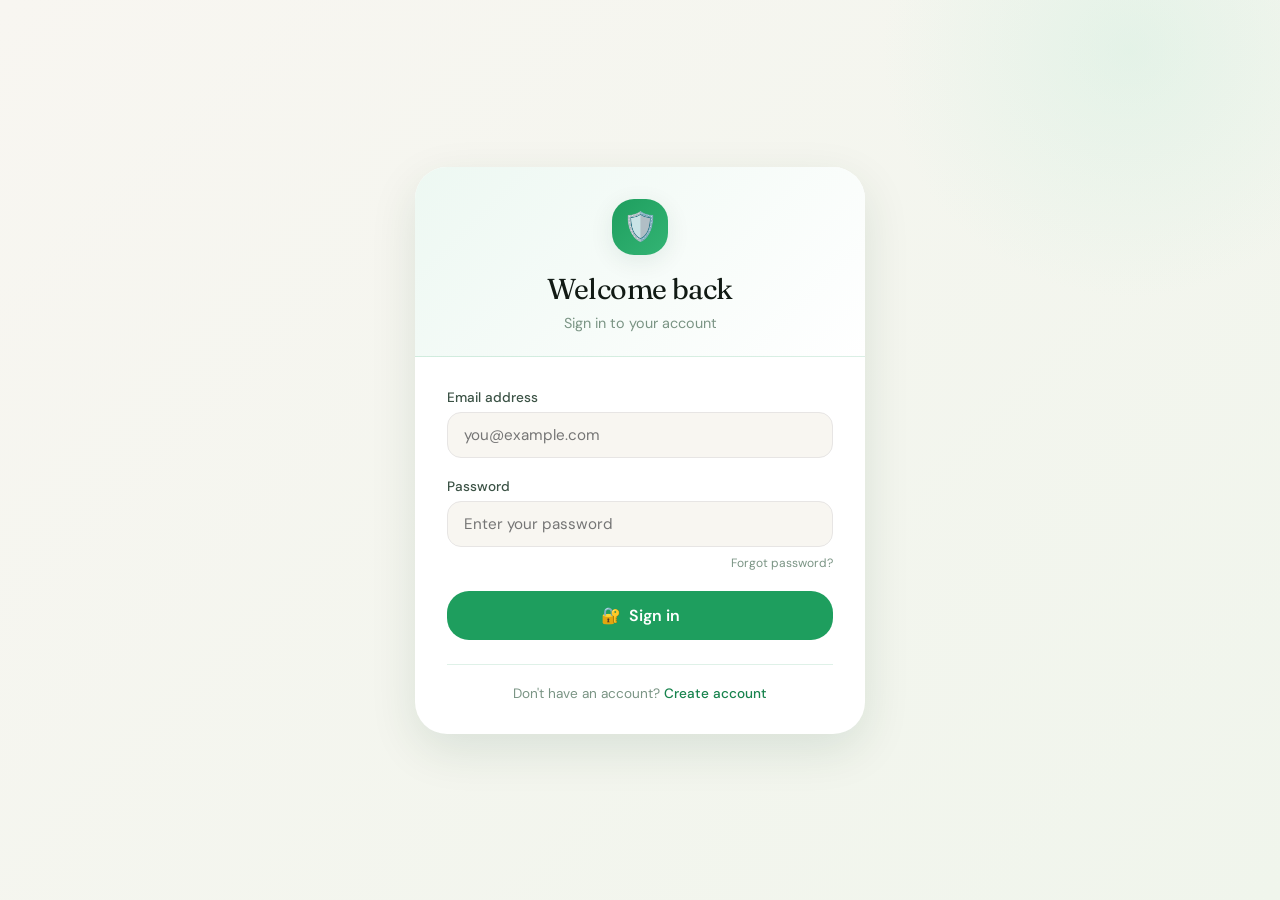
<file: frontend/login.html>
<!DOCTYPE html>
<html lang="en">
<head>
  <meta charset="UTF-8">
  <meta name="viewport" content="width=device-width, initial-scale=1.0, user-scalable=yes">
  <title>Sign In — SafePlate</title>
  <link rel="stylesheet" href="style.css">
  <style>
    /* Auth Page Specific Styles */
    .auth-page {
      min-height: 100vh;
      display: flex;
      align-items: center;
      justify-content: center;
      background: linear-gradient(135deg, var(--cream) 0%, #f0f5ec 100%);
      padding: 40px var(--page-px);
      position: relative;
      overflow: hidden;
    }
    
    /* Animated background blobs */
    .auth-page::before {
      content: '';
      position: absolute;
      width: 500px;
      height: 500px;
      background: radial-gradient(circle, var(--green-100), transparent 70%);
      border-radius: 50%;
      top: -200px;
      right: -100px;
      opacity: 0.4;
      animation: floatBlob 8s ease-in-out infinite;
    }
    
    .auth-page::after {
      content: '';
      position: absolute;
      width: 300px;
      height: 300px;
      background: radial-gradient(circle, var(--amber-200), transparent 70%);
      border-radius: 50%;
      bottom: -100px;
      left: -80px;
      opacity: 0.3;
      animation: floatBlob 6s ease-in-out infinite reverse;
    }
    
    @keyframes floatBlob {
      0%, 100% { transform: translate(0, 0) scale(1); }
      50% { transform: translate(30px, -20px) scale(1.05); }
    }
    
    .auth-card {
      max-width: 450px;
      width: 100%;
      background: var(--white);
      border-radius: var(--r-xl);
      box-shadow: var(--shadow-lg);
      position: relative;
      z-index: 1;
      overflow: hidden;
      animation: fadeUp 0.5s ease both;
    }
    
    .auth-card-header {
      padding: 32px 32px 24px;
      text-align: center;
      background: linear-gradient(135deg, var(--green-50), var(--white));
      border-bottom: 1px solid var(--border);
    }
    
    .auth-logo {
      width: 56px;
      height: 56px;
      background: linear-gradient(135deg, var(--green-500), var(--green-400));
      border-radius: var(--r-lg);
      display: flex;
      align-items: center;
      justify-content: center;
      font-size: 28px;
      margin: 0 auto 16px;
      box-shadow: var(--shadow-md);
    }
    
    .auth-title {
      font-family: var(--font-display);
      font-size: 1.8rem;
      font-weight: 400;
      color: var(--text-primary);
      margin-bottom: 8px;
      letter-spacing: -0.02em;
    }
    
    .auth-subtitle {
      color: var(--text-muted);
      font-size: 0.9rem;
    }
    
    .auth-card-body {
      padding: 32px;
    }
    
    .form-group {
      margin-bottom: 20px;
    }
    
    .form-label {
      display: block;
      font-size: 0.85rem;
      font-weight: 500;
      color: var(--text-secondary);
      margin-bottom: 6px;
    }
    
    .form-input {
      width: 100%;
      padding: 12px 16px;
      background: var(--cream);
      border: 1.5px solid var(--stone-200);
      border-radius: var(--r-md);
      font-size: 0.95rem;
      font-family: var(--font-body);
      transition: all 0.2s;
    }
    
    .form-input:focus {
      outline: none;
      border-color: var(--green-400);
      background: var(--white);
      box-shadow: 0 0 0 3px rgba(30,158,94,0.1);
    }
    
    /* Messages */
    .message {
      padding: 12px 16px;
      border-radius: var(--r-md);
      margin-bottom: 20px;
      font-size: 0.85rem;
      display: flex;
      align-items: center;
      gap: 10px;
    }
    .message-error {
      background: var(--red-50);
      color: var(--red-600);
      border-left: 3px solid var(--red-500);
    }
    .message-success {
      background: #dcfce7;
      color: var(--green-700);
      border-left: 3px solid var(--green-500);
    }
    
    /* Button */
    .auth-btn {
      width: 100%;
      padding: 14px;
      background: var(--green-500);
      color: white;
      border: none;
      border-radius: var(--r-lg);
      font-size: 1rem;
      font-weight: 600;
      cursor: pointer;
      transition: all 0.2s;
      display: flex;
      align-items: center;
      justify-content: center;
      gap: 8px;
      font-family: var(--font-body);
    }
    
    .auth-btn:hover {
      background: var(--green-600);
      transform: translateY(-2px);
      box-shadow: var(--shadow-md);
    }
    
    .auth-btn:disabled {
      opacity: 0.6;
      cursor: not-allowed;
      transform: none;
    }
    
    .auth-footer {
      text-align: center;
      margin-top: 24px;
      padding-top: 20px;
      border-top: 1px solid var(--border);
      font-size: 0.85rem;
      color: var(--text-muted);
    }
    
    .auth-link {
      color: var(--green-600);
      font-weight: 500;
      text-decoration: none;
    }
    
    .auth-link:hover {
      text-decoration: underline;
    }
    
    /* Forgot password link */
    .forgot-link {
      display: block;
      text-align: right;
      font-size: 0.75rem;
      margin-top: -12px;
      margin-bottom: 20px;
    }
    
    .forgot-link a {
      color: var(--text-muted);
      text-decoration: none;
    }
    
    .forgot-link a:hover {
      color: var(--green-600);
    }
    
    @media (max-width: 560px) {
      .auth-card-body { padding: 24px; }
      .auth-title { font-size: 1.5rem; }
    }
  </style>
</head>
<body>
  <div class="auth-page">
    <div class="auth-card">
      <div class="auth-card-header">
        <div class="auth-logo">🛡️</div>
        <h1 class="auth-title">Welcome back</h1>
        <p class="auth-subtitle">Sign in to your account</p>
      </div>
      
      <div class="auth-card-body">
        <div id="messageContainer"></div>
        
        <form id="loginForm">
          <div class="form-group">
            <label class="form-label">Email address</label>
            <input type="email" id="email" class="form-input" placeholder="you@example.com" required>
          </div>
          
          <div class="form-group">
            <label class="form-label">Password</label>
            <input type="password" id="password" class="form-input" placeholder="Enter your password" required>
          </div>
          
          <div class="forgot-link">
            <a href="forgot-password.html">Forgot password?</a>
          </div>
          
          <button type="submit" class="auth-btn" id="loginBtn">
            <span>🔐</span> Sign in
          </button>
        </form>
        
        <div class="auth-footer">
          Don't have an account? <a href="signup.html" class="auth-link">Create account</a>
        </div>
      </div>
    </div>
  </div>
  
  <script>
    const API_URL = 'http://127.0.0.1:5000';
    
    async function loginUser(event) {
      event.preventDefault();
      
      const email = document.getElementById('email').value.trim();
      const password = document.getElementById('password').value;
      const messageContainer = document.getElementById('messageContainer');
      const loginBtn = document.getElementById('loginBtn');
      
      // Clear previous messages
      messageContainer.innerHTML = '';
      
      if (!email || !password) {
        messageContainer.innerHTML = '<div class="message message-error">❌ Please enter email and password</div>';
        return;
      }
      
      // Email validation
      const emailRegex = /^[^\s@]+@[^\s@]+\.[^\s@]+$/;
      if (!emailRegex.test(email)) {
        messageContainer.innerHTML = '<div class="message message-error">❌ Please enter a valid email address</div>';
        return;
      }
      
      loginBtn.disabled = true;
      loginBtn.innerHTML = '<span>⏳</span> Signing in...';
      
      try {
        const response = await fetch(`${API_URL}/api/login`, {
          method: 'POST',
          headers: { 'Content-Type': 'application/json' },
          credentials: 'include',
          body: JSON.stringify({ email, password })
        });
        
        const data = await response.json();
        
        if (data.success) {
          
          messageContainer.innerHTML = '<div class="message message-success">✅ Login successful! Redirecting...</div>';
          window.location.href = 'index.html';  // Redirect to dashboard
     
      // Store user info in localStorage
          localStorage.setItem('user', JSON.stringify(data.user));
          
          // Redirect to dashboard after 1.5 seconds
          setTimeout(() => {
            window.location.href = 'index.html';
          }, 1500);
        } else {
          messageContainer.innerHTML = `<div class="message message-error">❌ ${data.error}</div>`;
          loginBtn.disabled = false;
          loginBtn.innerHTML = '<span>🔐</span> Sign in';
        }
        
      } catch (error) {
        console.error('Error:', error);
        messageContainer.innerHTML = '<div class="message message-error">❌ Cannot connect to server. Make sure Flask is running on port 5000.</div>';
        loginBtn.disabled = false;
        loginBtn.innerHTML = '<span>🔐</span> Sign in';
      }
    }
    
    // Add enter key support
    document.getElementById('loginForm').addEventListener('keypress', function(e) {
      if (e.key === 'Enter') {
        e.preventDefault();
        loginUser(e);
      }
    });
    
    document.getElementById('loginForm').addEventListener('submit', loginUser);
  </script>
</body>
</html>
</file>
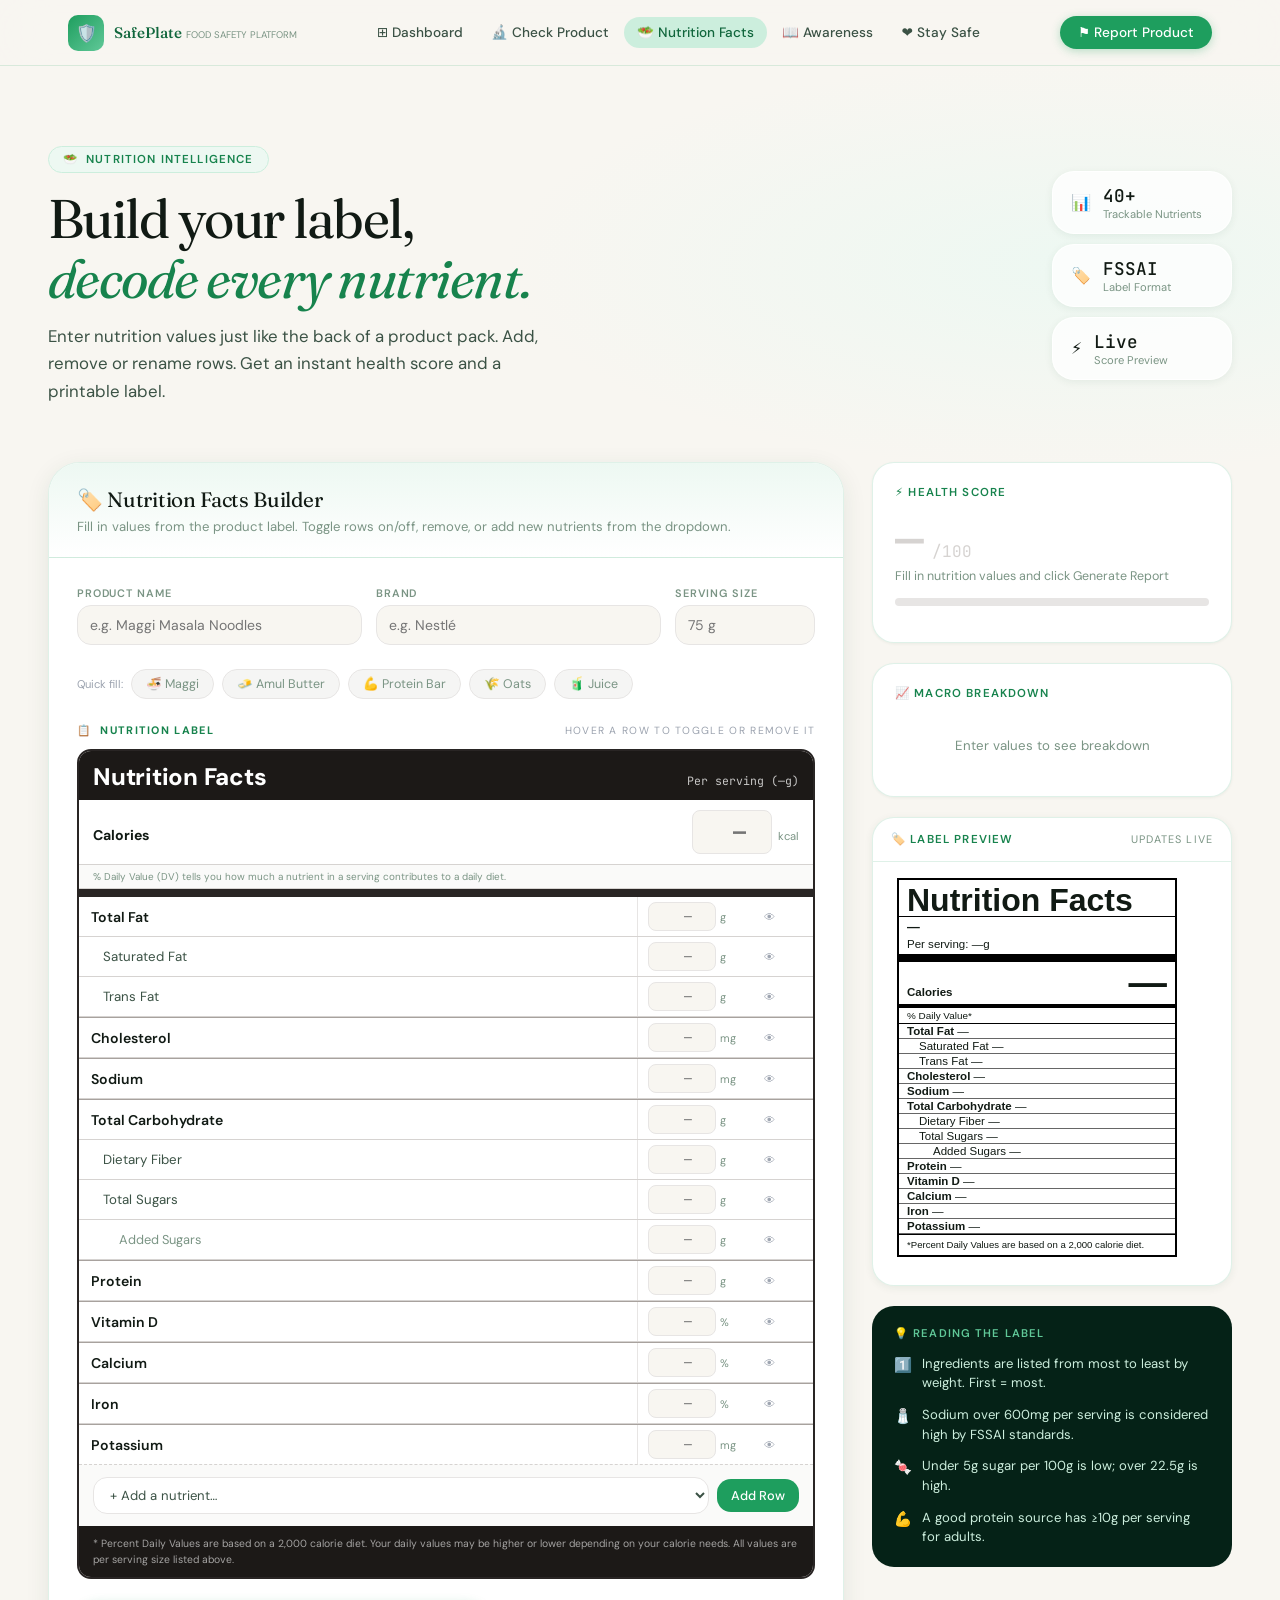
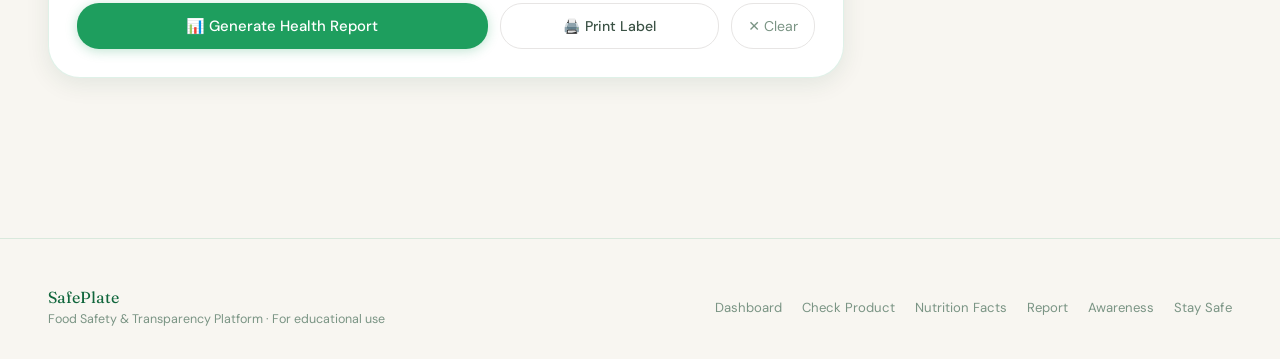
<file: frontend/nutrition.html>
<!DOCTYPE html>
<html lang="en">
<head>
  <meta charset="UTF-8" />
  <meta name="viewport" content="width=device-width, initial-scale=1.0" />
  <title>Nutrition Facts — SafePlate</title>
  <link rel="stylesheet" href="style.css" />
  <style>
    /* Fallback CSS variables */
    :root {
      --page-px: clamp(16px, 4vw, 48px);
      --max-w: 1240px;
      --font-display: 'Fraunces', Georgia, serif;
      --font-body: 'DM Sans', 'Segoe UI', system-ui, sans-serif;
      --font-mono: 'JetBrains Mono', 'Courier New', monospace;
      --white: #ffffff;
      --cream: #f8f6f1;
      --border: rgba(30,158,94,0.14);
      --text-primary: #111a14;
      --text-secondary: #3b5245;
      --text-muted: #7a9484;
      --text-faint: #9ca3af;
      --stone-50: #fafaf9;
      --stone-100: #f5f5f4;
      --stone-200: #e7e5e4;
      --stone-300: #d6d3d1;
      --stone-400: #a8a29e;
      --stone-500: #78716c;
      --stone-600: #57534e;
      --stone-700: #44403c;
      --stone-800: #292524;
      --stone-900: #1c1917;
      --green-50: #edf8f2;
      --green-100: #cceedd;
      --green-200: #9ddcbc;
      --green-300: #60c898;
      --green-400: #33b474;
      --green-500: #1e9e5e;
      --green-600: #17834d;
      --green-700: #10663c;
      --green-800: #0a4428;
      --green-900: #052217;
      --amber-500: #f59e0b;
      --red-500: #ef4444;
      --r-sm: 8px;
      --r-md: 14px;
      --r-lg: 22px;
      --r-xl: 32px;
      --r-full: 9999px;
      --shadow-xs: 0 1px 3px rgba(10,68,40,0.06);
      --shadow-sm: 0 2px 8px rgba(10,68,40,0.07);
      --shadow-md: 0 6px 24px rgba(10,68,40,0.09);
      --t-fast: 160ms cubic-bezier(.4,0,.2,1);
    }

    /* Page Hero */
    .page-hero {
      padding: clamp(44px,7vw,80px) var(--page-px) clamp(36px,5vw,56px);
      position: relative; overflow: hidden;
    }
    .hero-bg {
      position: absolute; inset: 0; pointer-events: none;
      background: radial-gradient(ellipse 65% 75% at 85% 50%, var(--green-50), transparent 70%);
    }
    .hero-inner {
      max-width: var(--max-w); margin: 0 auto;
      position: relative; z-index: 1;
      display: grid; grid-template-columns: 1fr auto;
      gap: 32px; align-items: center;
    }
    .hero-eyebrow {
      display: inline-flex; align-items: center; gap: 8px;
      padding: 5px 14px; border-radius: var(--r-full);
      background: var(--green-50); border: 1px solid var(--green-100);
      margin-bottom: 16px;
    }
    .hero-eyebrow span { font-size:.72rem; font-weight:600; letter-spacing:.1em; text-transform:uppercase; color:var(--green-600); }
    .hero-title {
      font-family: var(--font-display);
      font-size: clamp(2rem,4.5vw,3.4rem);
      font-weight: 400; letter-spacing:-.028em; line-height:1.1;
      color: var(--text-primary); margin-bottom: 14px;
    }
    .hero-title em { font-style:italic; color:var(--green-600); }
    .hero-sub { font-size:clamp(.9rem,1.5vw,1.05rem); color:var(--text-secondary); line-height:1.65; max-width:500px; }
    .hero-mini-stats { display:flex; flex-direction:column; gap:10px; }
    .hero-mini-pill {
      display:flex; align-items:center; gap:12px;
      padding:12px 18px; border-radius:var(--r-lg);
      background:rgba(255,255,255,.75); backdrop-filter:blur(16px);
      border:1px solid rgba(255,255,255,.8); box-shadow:var(--shadow-sm);
      min-width:180px;
    }
    .hero-mini-val { font-family:var(--font-mono); font-size:1.1rem; font-weight:500; color:var(--text-primary); }
    .hero-mini-lbl { font-size:.7rem; color:var(--text-muted); }

    /* Layout */
    .nutr-layout { padding: 0 var(--page-px) 80px; }
    .nutr-inner {
      max-width: var(--max-w); margin: 0 auto;
      display: grid; grid-template-columns: 1fr 360px;
      gap: 28px; align-items: start;
    }

    /* Input Panel */
    .input-panel {
      background: var(--white); border: 1px solid var(--border);
      border-radius: var(--r-xl); box-shadow: var(--shadow-md); overflow: hidden;
    }
    .panel-header {
      padding: 24px 28px 20px;
      background: linear-gradient(to bottom, var(--green-50), var(--white));
      border-bottom: 1px solid var(--border);
    }
    .panel-header h2 { font-family:var(--font-display); font-size:1.3rem; font-weight:400; letter-spacing:-.015em; color:var(--text-primary); }
    .panel-header p  { font-size:.82rem; color:var(--text-muted); margin-top:5px; line-height:1.55; }
    .panel-body { padding: 28px; }

    /* Product info strip */
    .prod-strip {
      display: grid; grid-template-columns: 1fr 1fr 140px;
      gap: 14px; margin-bottom: 24px;
    }
    .field-sm { display:flex; flex-direction:column; gap:5px; }
    .field-sm label { font-size:.68rem; font-weight:600; letter-spacing:.08em; text-transform:uppercase; color:var(--text-muted); }
    .field-sm input, .field-sm select {
      padding:10px 12px; border:1.5px solid var(--stone-200);
      border-radius:var(--r-md); font-family:var(--font-body);
      font-size:.875rem; color:var(--text-primary);
      background:var(--cream); outline:none; transition:var(--t-fast);
    }
    .field-sm input:focus, .field-sm select:focus { border-color:var(--green-400); background:var(--white); box-shadow:0 0 0 3px rgba(30,158,94,.1); }

    /* Example chips */
    .example-row { display:flex; flex-wrap:wrap; gap:8px; margin-bottom:24px; align-items:center; }
    .example-chip {
      padding:6px 14px; border-radius:var(--r-full);
      background:var(--stone-100); border:1px solid var(--stone-200);
      font-size:.78rem; color:var(--text-muted); cursor:pointer;
      transition:var(--t-fast);
    }
    .example-chip:hover { background:var(--green-50); border-color:var(--green-200); color:var(--green-700); transform:translateY(-1px); }

    /* Label Table */
    .label-section-title {
      font-size:.68rem; font-weight:700; letter-spacing:.12em; text-transform:uppercase;
      color:var(--green-600); margin-bottom:12px; display:flex; align-items:center; gap:8px;
    }
    .label-table-wrap {
      border: 2.5px solid var(--stone-800);
      border-radius: var(--r-md);
      overflow: hidden; margin-bottom: 20px;
      font-family: var(--font-body);
    }
    .label-top-bar {
      background: var(--stone-900); color: #fff;
      padding: 10px 14px 8px;
      display: flex; align-items: baseline; justify-content: space-between;
    }
    .label-top-title { font-size:1.5rem; font-weight:800; letter-spacing:-.01em; }
    .label-top-servings { font-size:.72rem; opacity:.75; font-family:var(--font-mono); }

    .label-row {
      display: flex; align-items: center;
      padding: 0; border-bottom: 1px solid var(--stone-300);
      background: var(--white);
      transition: background var(--t-fast);
      position: relative;
    }
    .label-row:last-child { border-bottom: none; }
    .label-row.thick-top { border-top: 8px solid var(--stone-800); }
    .label-row.thin-top { border-top: 1px solid var(--stone-400); }
    .label-row:hover { background: var(--green-50); }
    .label-row.sub-row .label-row-name { padding-left: 24px; font-weight:400; font-size:.83rem; color:var(--text-secondary); }
    .label-row.sub-sub-row .label-row-name { padding-left: 40px; font-weight:400; font-size:.8rem; color:var(--text-muted); }
    .label-row-name {
      flex: 1; padding: 9px 12px;
      font-size:.88rem; font-weight:600; color:var(--text-primary);
      display: flex; align-items: center; gap: 8px;
    }
    .label-row-dv {
      padding: 9px 10px; font-size:.75rem; color:var(--text-muted);
      font-family:var(--font-mono); white-space:nowrap; min-width:52px; text-align:right;
    }
    .label-row-input-wrap {
      display: flex; align-items: center; gap: 4px;
      padding: 5px 10px; border-left:1px solid var(--stone-200);
    }
    .label-row-input {
      width: 68px; padding: 5px 8px;
      border: 1.5px solid var(--stone-200); border-radius:var(--r-sm);
      font-family: var(--font-mono); font-size:.82rem; text-align:right;
      background: var(--cream); outline:none; transition:var(--t-fast);
      color: var(--text-primary);
    }
    .label-row-input:focus { border-color:var(--green-400); background:var(--white); box-shadow:0 0 0 2px rgba(30,158,94,.1); }
    .label-row-unit { font-size:.68rem; color:var(--text-muted); width:24px; text-align:left; }
    .label-row-remove {
      padding: 0 8px; font-size:.9rem; color:var(--text-faint);
      cursor:pointer; opacity:0; transition:var(--t-fast);
      background:none; border:none; line-height:1;
    }
    .label-row:hover .label-row-remove { opacity:1; }
    .label-row-remove:hover { color:var(--red-500); }
    .label-row-toggle {
      padding: 0 10px; cursor:pointer;
      color:var(--text-faint); font-size:.7rem; background:none; border:none;
      transition:var(--t-fast);
    }
    .label-row-toggle.hidden { color:var(--stone-300); text-decoration:line-through; }
    .label-row.row-hidden { opacity:.35; }

    .label-calorie-row {
      padding: 10px 14px; background:var(--white);
      border-bottom: 1px solid var(--stone-300);
      display:flex; align-items:baseline; justify-content:space-between;
    }
    .label-calorie-label { font-size:.88rem; font-weight:700; color:var(--text-primary); }
    .label-calorie-input-wrap { display:flex; align-items:baseline; gap:6px; }
    .label-calorie-input {
      width:80px; padding:6px 10px;
      border:1.5px solid var(--stone-200); border-radius:var(--r-sm);
      font-family:var(--font-mono); font-size:1.4rem; font-weight:700;
      text-align:right; background:var(--cream); outline:none;
      transition:var(--t-fast); color:var(--text-primary);
    }
    .label-calorie-input:focus { border-color:var(--green-400); background:var(--white); box-shadow:0 0 0 2px rgba(30,158,94,.1); }
    .label-calorie-unit { font-size:.7rem; color:var(--text-muted); }

    .add-nutrient-bar {
      padding: 12px 14px; background:var(--stone-50);
      border-top: 1.5px dashed var(--stone-300);
      display:flex; gap:8px; align-items:center;
    }
    .add-nutrient-select {
      flex:1; padding:8px 12px; border:1.5px solid var(--stone-200);
      border-radius:var(--r-md); font-family:var(--font-body); font-size:.82rem;
      background:var(--white); color:var(--text-secondary); outline:none;
      cursor:pointer; transition:var(--t-fast);
    }
    .add-nutrient-select:focus { border-color:var(--green-400); }
    .add-nutrient-btn {
      padding:8px 14px; border-radius:var(--r-md);
      background:var(--green-500); color:#fff;
      font-size:.8rem; font-weight:500; border:none;
      cursor:pointer; transition:var(--t-fast);
      font-family:var(--font-body);
    }
    .add-nutrient-btn:hover { background:var(--green-600); transform:translateY(-1px); }

    .label-footer {
      padding:10px 14px; background:var(--stone-900); color:rgba(255,255,255,.6);
      font-size:.65rem; line-height:1.5;
    }

    .action-row { display:flex; gap:12px; margin-top:24px; flex-wrap:wrap; }
    .btn-analyze {
      flex:2; padding:13px 20px; border-radius:var(--r-lg);
      background:var(--green-500); color:#fff; border:none;
      font-family:var(--font-body); font-size:.93rem; font-weight:500;
      cursor:pointer; transition:var(--t-fast);
      box-shadow:0 2px 12px rgba(30,158,94,.28);
      display:flex; align-items:center; justify-content:center; gap:8px;
    }
    .btn-analyze:hover { background:var(--green-600); transform:translateY(-1px); box-shadow:0 4px 20px rgba(30,158,94,.36); }
    .btn-export {
      flex:1; padding:13px 16px; border-radius:var(--r-lg);
      background:var(--white); color:var(--text-secondary);
      border:1.5px solid var(--stone-200); font-family:var(--font-body);
      font-size:.88rem; font-weight:500; cursor:pointer; transition:var(--t-fast);
      display:flex; align-items:center; justify-content:center; gap:8px;
    }
    .btn-export:hover { border-color:var(--green-300); background:var(--green-50); color:var(--green-700); }
    .btn-reset {
      padding:13px 16px; border-radius:var(--r-lg);
      background:transparent; color:var(--text-muted);
      border:1.5px solid var(--stone-200); font-family:var(--font-body);
      font-size:.88rem; cursor:pointer; transition:var(--t-fast);
    }
    .btn-reset:hover { background:var(--stone-100); }

    .right-panel { display:flex; flex-direction:column; gap:20px; }
    .label-preview-card {
      background:var(--white); border:1px solid var(--border);
      border-radius:var(--r-lg); overflow:hidden; box-shadow:var(--shadow-sm);
    }
    .label-preview-header {
      padding:14px 18px; border-bottom:1px solid var(--border);
      font-size:.72rem; font-weight:600; letter-spacing:.1em; text-transform:uppercase;
      color:var(--green-600); display:flex; align-items:center; justify-content:space-between;
    }
    .label-preview-body { padding:0; }

    .printed-label {
      border: 2px solid #000; margin: 16px;
      font-family: 'Arial Narrow', Arial, sans-serif;
      max-width: 280px;
    }
    .pl-title { font-size:2rem; font-weight:900; padding:4px 8px 0; line-height:1; border-bottom:1px solid #000; }
    .pl-servings { font-size:.72rem; padding:2px 8px 4px; border-bottom:8px solid #000; }
    .pl-calories-row { display:flex; align-items:baseline; justify-content:space-between; padding:2px 8px; border-bottom:4px solid #000; }
    .pl-calories-label { font-size:.72rem; font-weight:700; }
    .pl-calories-val { font-size:2.4rem; font-weight:900; line-height:1; }
    .pl-dv-note { font-size:.62rem; padding:2px 8px; border-bottom:1px solid #000; }
    .pl-row { display:flex; justify-content:space-between; align-items:baseline; padding:1px 8px; border-bottom:1px solid #666; font-size:.72rem; }
    .pl-row.bold { font-weight:700; }
    .pl-row.indent { padding-left:20px; }
    .pl-row.indent2 { padding-left:34px; font-weight:400; }
    .pl-vitamins { border-top:8px solid #000; padding:2px 8px; font-size:.65rem; display:flex; flex-wrap:wrap; gap:0 12px; }
    .pl-footer { border-top:1px solid #000; padding:3px 8px; font-size:.6rem; line-height:1.4; }

    .score-card {
      background:var(--white); border:1px solid var(--border);
      border-radius:var(--r-lg); padding:22px; box-shadow:var(--shadow-xs);
    }
    .score-card-title { font-size:.72rem; font-weight:600; letter-spacing:.1em; text-transform:uppercase; color:var(--green-600); margin-bottom:16px; }
    .score-big { font-family:var(--font-mono); font-size:3rem; font-weight:500; line-height:1; }
    .score-label { font-size:.78rem; color:var(--text-muted); margin-top:4px; }
    .score-bar { height:8px; border-radius:var(--r-full); background:var(--stone-200); margin:14px 0 10px; overflow:hidden; }
    .score-bar-fill { height:100%; border-radius:var(--r-full); transition:width .9s cubic-bezier(.34,1.56,.64,1); }
    .score-breakdown { display:flex; flex-direction:column; gap:8px; margin-top:14px; }
    .score-item { display:flex; align-items:center; gap:10px; font-size:.82rem; }
    .score-item-dot { width:8px; height:8px; border-radius:50%; flex-shrink:0; }
    .score-item-text { color:var(--text-secondary); flex:1; }
    .score-item-val { font-family:var(--font-mono); font-size:.78rem; }

    .macros-card {
      background:var(--white); border:1px solid var(--border);
      border-radius:var(--r-lg); padding:22px; box-shadow:var(--shadow-xs);
    }
    .macros-title { font-size:.72rem; font-weight:600; letter-spacing:.1em; text-transform:uppercase; color:var(--green-600); margin-bottom:16px; }
    .macro-bar-row { margin-bottom:12px; }
    .macro-bar-header { display:flex; justify-content:space-between; font-size:.8rem; margin-bottom:4px; }
    .macro-bar-name { font-weight:500; color:var(--text-primary); }
    .macro-bar-val  { font-family:var(--font-mono); font-size:.75rem; color:var(--text-muted); }
    .macro-track { height:6px; background:var(--stone-200); border-radius:var(--r-full); overflow:hidden; }
    .macro-fill { height:100%; border-radius:var(--r-full); transition:width .8s cubic-bezier(.34,1.56,.64,1); }

    .tips-card {
      background:var(--green-900); border-radius:var(--r-lg);
      padding:20px 22px;
    }
    .tips-title { font-size:.7rem; font-weight:600; letter-spacing:.1em; text-transform:uppercase; color:var(--green-300); margin-bottom:14px; }
    .tip-row { display:flex; gap:10px; margin-bottom:12px; font-size:.82rem; color:var(--green-100); line-height:1.5; }
    .tip-row:last-child { margin-bottom:0; }
    .tip-icon { flex-shrink:0; font-size:.9rem; margin-top:1px; }

    @keyframes fadeUp { from{opacity:0;transform:translateY(20px)} to{opacity:1;transform:translateY(0)} }
    .anim-fade-up { animation: fadeUp .5s ease both; }
    .anim-delay-1 { animation-delay:.1s; }
    .anim-delay-2 { animation-delay:.2s; }
    .anim-delay-3 { animation-delay:.3s; }

    @media (max-width:1040px) {
      .nutr-inner { grid-template-columns:1fr; }
      .right-panel { display:grid; grid-template-columns:repeat(auto-fill,minmax(280px,1fr)); }
    }
    @media (max-width:768px) {
      .hero-inner { grid-template-columns:1fr; }
      .hero-mini-stats { flex-direction:row; flex-wrap:wrap; }
      .prod-strip { grid-template-columns:1fr 1fr; }
    }
    @media (max-width:520px) {
      .prod-strip { grid-template-columns:1fr; }
      .panel-body { padding:18px; }
      .action-row { flex-direction:column; }
    }
  </style>
</head>
<body>
<div id="nutrition-page">

  <!-- Navigation -->
  <nav class="nav">
    <div class="nav-inner">
      <a class="nav-logo" href="index.html">
        <div class="nav-logo-icon">🛡️</div>
        <div class="nav-logo-label">
          <span class="nav-logo-name">SafePlate</span>
          <span class="nav-logo-tagline">Food Safety Platform</span>
        </div>
      </a>
      <ul class="nav-links">
        <li><a href="index.html" class="nav-link">⊞ Dashboard</a></li>
        <li><a href="check-product.html" class="nav-link">🔬 Check Product</a></li>
        <li><a href="nutrition.html" class="nav-link active">🥗 Nutrition Facts</a></li>
        <li><a href="awareness.html" class="nav-link">📖 Awareness</a></li>
        <li><a href="stay-safe.html" class="nav-link">❤️ Stay Safe</a></li>
      </ul>
      <div class="nav-action">
        <a href="report.html" class="nav-report-btn">⚑ Report Product</a>
      </div>
      <button class="nav-burger" aria-label="Menu">☰</button>
    </div>
    <div class="nav-mobile">
      <a href="index.html" class="nav-link">Dashboard</a>
      <a href="check-product.html" class="nav-link">Check Product</a>
      <a href="nutrition.html" class="nav-link">Nutrition Facts</a>
      <a href="awareness.html" class="nav-link">Awareness</a>
      <a href="stay-safe.html" class="nav-link">Stay Safe</a>
      <a href="report.html" class="nav-report-btn">Report Product</a>
    </div>
  </nav>

  <div class="page-wrap">

    <!-- Hero Section -->
    <section class="page-hero">
      <div class="hero-bg"></div>
      <div class="hero-inner">
        <div class="anim-fade-up">
          <div class="hero-eyebrow"><span>🥗</span><span>Nutrition Intelligence</span></div>
          <h1 class="hero-title">Build your label,<br><em>decode every nutrient.</em></h1>
          <p class="hero-sub">Enter nutrition values just like the back of a product pack. Add, remove or rename rows. Get an instant health score and a printable label.</p>
        </div>
        <div class="hero-mini-stats anim-fade-up anim-delay-2">
          <div class="hero-mini-pill"><span>📊</span><div><div class="hero-mini-val">40+</div><div class="hero-mini-lbl">Trackable Nutrients</div></div></div>
          <div class="hero-mini-pill"><span>🏷️</span><div><div class="hero-mini-val">FSSAI</div><div class="hero-mini-lbl">Label Format</div></div></div>
          <div class="hero-mini-pill"><span>⚡</span><div><div class="hero-mini-val">Live</div><div class="hero-mini-lbl">Score Preview</div></div></div>
        </div>
      </div>
    </section>

    <!-- Main Layout -->
    <div class="nutr-layout">
      <div class="nutr-inner">

        <!-- Left: Input Panel -->
        <div class="anim-fade-up anim-delay-1">
          <div class="input-panel">
            <div class="panel-header">
              <h2>🏷️ Nutrition Facts Builder</h2>
              <p>Fill in values from the product label. Toggle rows on/off, remove, or add new nutrients from the dropdown.</p>
            </div>
            <div class="panel-body">

              <!-- Product info -->
              <div class="prod-strip">
                <div class="field-sm"><label>Product Name</label><input type="text" id="prodName" placeholder="e.g. Maggi Masala Noodles"></div>
                <div class="field-sm"><label>Brand</label><input type="text" id="prodBrand" placeholder="e.g. Nestlé"></div>
                <div class="field-sm"><label>Serving Size</label><input type="number" id="servingSize" placeholder="75 g" min="0" step="any"></div>
              </div>

              <!-- Examples -->
              <div class="example-row">
                <span style="font-size:.7rem;color:var(--text-faint);">Quick fill:</span>
                <button class="example-chip" data-ex="maggi">🍜 Maggi</button>
                <button class="example-chip" data-ex="butter">🧈 Amul Butter</button>
                <button class="example-chip" data-ex="protein">💪 Protein Bar</button>
                <button class="example-chip" data-ex="oats">🌾 Oats</button>
                <button class="example-chip" data-ex="juice">🧃 Juice</button>
              </div>

              <!-- The Label Table -->
              <div class="label-section-title"><span>📋</span> Nutrition Label<span style="font-size:.65rem;color:var(--text-faint);font-weight:400;margin-left:auto;">Hover a row to toggle or remove it</span></div>

              <div class="label-table-wrap">
                <div class="label-top-bar"><span class="label-top-title">Nutrition Facts</span><span class="label-top-servings" id="servingsDisplay">Per serving (—g)</span></div>

                <div class="label-calorie-row">
                  <span class="label-calorie-label">Calories</span>
                  <div class="label-calorie-input-wrap">
                    <input type="number" id="n-calories" class="label-calorie-input" placeholder="—" min="0" step="any">
                    <span class="label-calorie-unit">kcal</span>
                  </div>
                </div>

                <div style="padding:5px 14px;font-size:.62rem;color:var(--text-muted);border-bottom:1px solid var(--stone-300);background:var(--stone-50);">
                  % Daily Value (DV) tells you how much a nutrient in a serving contributes to a daily diet.
                </div>

                <div id="label-rows"></div>

                <div class="add-nutrient-bar">
                  <select class="add-nutrient-select" id="add-select"><option value="">+ Add a nutrient…</option></select>
                  <button class="add-nutrient-btn" id="add-btn">Add Row</button>
                </div>

                <div class="label-footer">* Percent Daily Values are based on a 2,000 calorie diet. Your daily values may be higher or lower depending on your calorie needs. All values are per serving size listed above.</div>
              </div>

              <!-- Actions -->
              <div class="action-row">
                <button class="btn-analyze" id="analyzeBtn">📊 Generate Health Report</button>
                <button class="btn-export" id="exportBtn">🖨️ Print Label</button>
                <button class="btn-reset" id="resetBtn">✕ Clear</button>
              </div>

            </div>
          </div>
        </div>

        <!-- Right: Preview + Score -->
        <aside class="right-panel anim-fade-up anim-delay-2">
          <div class="score-card" id="scoreCard">
            <div class="score-card-title">⚡ Health Score</div>
            <div style="display:flex;align-items:baseline;gap:8px;">
              <div class="score-big" id="scoreBig" style="color:var(--stone-300);">—</div>
              <div style="font-family:var(--font-mono);font-size:1rem;color:var(--stone-300)">/100</div>
            </div>
            <div class="score-label" id="scoreLabel">Fill in nutrition values and click Generate Report</div>
            <div class="score-bar"><div class="score-bar-fill" id="scoreBarFill" style="width:0%;background:var(--stone-300);"></div></div>
            <div class="score-breakdown" id="scoreBreakdown"></div>
          </div>

          <div class="macros-card" id="macrosCard">
            <div class="macros-title">📈 Macro Breakdown</div>
            <div id="macroBars"><div style="font-size:.83rem;color:var(--text-muted);text-align:center;padding:20px 0;">Enter values to see breakdown</div></div>
          </div>

          <div class="label-preview-card">
            <div class="label-preview-header"><span>🏷️ Label Preview</span><span style="font-size:.68rem;color:var(--text-muted);font-weight:400;">Updates live</span></div>
            <div class="label-preview-body"><div id="printedLabel" style="padding:0 8px 12px;"><div style="font-size:.78rem;color:var(--text-muted);text-align:center;padding:20px;">Label preview appears here</div></div></div>
          </div>

          <div class="tips-card">
            <div class="tips-title">💡 Reading the Label</div>
            <div class="tip-row"><span class="tip-icon">1️⃣</span><span>Ingredients are listed from most to least by weight. First = most.</span></div>
            <div class="tip-row"><span class="tip-icon">🧂</span><span>Sodium over 600mg per serving is considered high by FSSAI standards.</span></div>
            <div class="tip-row"><span class="tip-icon">🍬</span><span>Under 5g sugar per 100g is low; over 22.5g is high.</span></div>
            <div class="tip-row"><span class="tip-icon">💪</span><span>A good protein source has ≥10g per serving for adults.</span></div>
          </div>
        </aside>
      </div>
    </div>

    <!-- Footer -->
    <footer class="footer">
      <div class="footer-inner">
        <div><div class="footer-brand">SafePlate</div><div class="footer-note">Food Safety & Transparency Platform · For educational use</div></div>
        <nav class="footer-links"><a href="index.html">Dashboard</a><a href="check-product.html">Check Product</a><a href="nutrition.html">Nutrition Facts</a><a href="report.html">Report</a><a href="awareness.html">Awareness</a><a href="stay-safe.html">Stay Safe</a></nav>
      </div>
    </footer>

  </div>
</div>

<script>
// Escape HTML to prevent XSS
function escapeHtml(str) {
  if (!str) return '';
  return str.replace(/[&<>]/g, function(m) {
    if (m === '&') return '&amp;';
    if (m === '<') return '&lt;';
    if (m === '>') return '&gt;';
    return m;
  });
}

// Master nutrient registry
const NUTRIENT_REGISTRY = [
  { id:'totalFat', label:'Total Fat', unit:'g', dv:78, indent:0, group:'fats' },
  { id:'saturatedFat', label:'Saturated Fat', unit:'g', dv:20, indent:1, group:'fats' },
  { id:'transFat', label:'Trans Fat', unit:'g', dv:null, indent:1, group:'fats' },
  { id:'polyunsaturatedFat', label:'Polyunsaturated Fat', unit:'g', dv:null, indent:1, group:'fats' },
  { id:'monounsaturatedFat', label:'Monounsaturated Fat', unit:'g', dv:null, indent:1, group:'fats' },
  { id:'omega3', label:'Omega-3 Fatty Acids', unit:'g', dv:null, indent:2, group:'fats' },
  { id:'omega6', label:'Omega-6 Fatty Acids', unit:'g', dv:null, indent:2, group:'fats' },
  { id:'cholesterol', label:'Cholesterol', unit:'mg', dv:300, indent:0, group:'fats' },
  { id:'sodium', label:'Sodium', unit:'mg', dv:2300, indent:0, group:'main' },
  { id:'totalCarbs', label:'Total Carbohydrate', unit:'g', dv:275, indent:0, group:'carbs' },
  { id:'dietaryFiber', label:'Dietary Fiber', unit:'g', dv:28, indent:1, group:'carbs' },
  { id:'totalSugars', label:'Total Sugars', unit:'g', dv:null, indent:1, group:'carbs' },
  { id:'addedSugars', label:'Added Sugars', unit:'g', dv:50, indent:2, group:'carbs' },
  { id:'sugarAlcohols', label:'Sugar Alcohols', unit:'g', dv:null, indent:2, group:'carbs' },
  { id:'protein', label:'Protein', unit:'g', dv:50, indent:0, group:'main' },
  { id:'vitaminA', label:'Vitamin A', unit:'%', dv:null, indent:0, group:'vitamins' },
  { id:'vitaminC', label:'Vitamin C', unit:'%', dv:null, indent:0, group:'vitamins' },
  { id:'vitaminD', label:'Vitamin D', unit:'%', dv:null, indent:0, group:'vitamins' },
  { id:'vitaminE', label:'Vitamin E', unit:'%', dv:null, indent:0, group:'vitamins' },
  { id:'vitaminK', label:'Vitamin K', unit:'%', dv:null, indent:0, group:'vitamins' },
  { id:'vitaminB1', label:'Thiamine (B1)', unit:'%', dv:null, indent:0, group:'vitamins' },
  { id:'vitaminB2', label:'Riboflavin (B2)', unit:'%', dv:null, indent:0, group:'vitamins' },
  { id:'vitaminB3', label:'Niacin (B3)', unit:'%', dv:null, indent:0, group:'vitamins' },
  { id:'vitaminB6', label:'Vitamin B6', unit:'%', dv:null, indent:0, group:'vitamins' },
  { id:'vitaminB12', label:'Vitamin B12', unit:'%', dv:null, indent:0, group:'vitamins' },
  { id:'folate', label:'Folate', unit:'%', dv:null, indent:0, group:'vitamins' },
  { id:'calcium', label:'Calcium', unit:'%', dv:null, indent:0, group:'minerals' },
  { id:'iron', label:'Iron', unit:'%', dv:null, indent:0, group:'minerals' },
  { id:'potassium', label:'Potassium', unit:'mg', dv:4700, indent:0, group:'minerals' },
  { id:'magnesium', label:'Magnesium', unit:'%', dv:null, indent:0, group:'minerals' },
  { id:'zinc', label:'Zinc', unit:'%', dv:null, indent:0, group:'minerals' },
  { id:'phosphorus', label:'Phosphorus', unit:'%', dv:null, indent:0, group:'minerals' },
  { id:'selenium', label:'Selenium', unit:'%', dv:null, indent:0, group:'minerals' },
  { id:'iodine', label:'Iodine', unit:'%', dv:null, indent:0, group:'minerals' },
  { id:'caffeine', label:'Caffeine', unit:'mg', dv:null, indent:0, group:'other' }
];

const DEFAULT_IDS = ['totalFat','saturatedFat','transFat','cholesterol','sodium','totalCarbs','dietaryFiber','totalSugars','addedSugars','protein','vitaminD','calcium','iron','potassium'];

let activeRows = [];
let rowValues = {};

function initRows() {
  activeRows = DEFAULT_IDS.map(function(id) { return { id: id, visible: true }; });
  rowValues = {};
  renderLabelRows();
  populateAddSelect();
}

function renderLabelRows() {
  var container = document.getElementById('label-rows');
  if (!container) return;
  container.innerHTML = '';

  activeRows.forEach(function(row, idx) {
    var def = NUTRIENT_REGISTRY.find(function(r) { return r.id === row.id; });
    if (!def) return;

    var className = 'label-row';
    if (def.indent === 1) className += ' sub-row';
    else if (def.indent === 2) className += ' sub-sub-row';
    if (!row.visible) className += ' row-hidden';
    if (idx === 0) className += ' thick-top';
    else if (def.indent === 0 && idx > 0) className += ' thin-top';

    var el = document.createElement('div');
    el.className = className;

    var dv = computeDV(def, rowValues[def.id]);
    var dvStr = dv !== null ? dv + '%' : '';

    el.innerHTML = '<div class="label-row-name">' + def.label + '<\/div>' +
      (dvStr ? '<div class="label-row-dv">' + dvStr + '<\/div>' : '<div class="label-row-dv"><\/div>') +
      '<div class="label-row-input-wrap">' +
        '<input type="number" min="0" step="any" class="label-row-input" data-id="' + def.id + '" value="' + (rowValues[def.id] !== undefined ? escapeHtml(rowValues[def.id]) : '') + '" placeholder="—" />' +
        '<span class="label-row-unit">' + def.unit + '<\/span>' +
      '<\/div>' +
      '<button class="label-row-toggle ' + (row.visible ? '' : 'hidden') + '" data-idx="' + idx + '" title="Toggle visibility">' + (row.visible ? '👁' : '🚫') + '<\/button>' +
      '<button class="label-row-remove" data-idx="' + idx + '" title="Remove row">✕<\/button>';

    container.appendChild(el);
  });

  // Wire events
  container.querySelectorAll('.label-row-input').forEach(function(inp) {
    inp.addEventListener('input', function(e) {
      rowValues[e.target.dataset.id] = e.target.value;
      updateServingsDisplay();
      refreshLivePreview();
    });
  });
  container.querySelectorAll('.label-row-toggle').forEach(function(btn) {
    btn.addEventListener('click', function() {
      var i = parseInt(btn.dataset.idx);
      if (!isNaN(i) && activeRows[i]) {
        activeRows[i].visible = !activeRows[i].visible;
        renderLabelRows();
        refreshLivePreview();
      }
    });
  });
  container.querySelectorAll('.label-row-remove').forEach(function(btn) {
    btn.addEventListener('click', function() {
      var i = parseInt(btn.dataset.idx);
      if (!isNaN(i) && activeRows[i]) {
        var removed = activeRows.splice(i, 1)[0];
        delete rowValues[removed.id];
        renderLabelRows();
        populateAddSelect();
        refreshLivePreview();
      }
    });
  });
}

function computeDV(def, valStr) {
  if (!def.dv || !valStr || valStr === '') return null;
  var val = parseFloat(valStr);
  if (isNaN(val)) return null;
  return Math.round((val / def.dv) * 100);
}

function populateAddSelect() {
  var sel = document.getElementById('add-select');
  if (!sel) return;
  var usedIds = activeRows.map(function(r) { return r.id; });
  var groups = {};
  NUTRIENT_REGISTRY.forEach(function(r) {
    if (usedIds.indexOf(r.id) !== -1) return;
    if (!groups[r.group]) groups[r.group] = [];
    groups[r.group].push(r);
  });
  var groupLabels = { fats:'Fats & Fatty Acids', main:'Core Nutrients', carbs:'Carbohydrates', vitamins:'Vitamins', minerals:'Minerals', other:'Other' };
  sel.innerHTML = '<option value="">+ Add a nutrient…<\/option>';
  for (var g in groupLabels) {
    if (!groups[g] || groups[g].length === 0) continue;
    var og = document.createElement('optgroup');
    og.label = groupLabels[g];
    groups[g].forEach(function(r) {
      var opt = document.createElement('option');
      opt.value = r.id;
      opt.textContent = r.label + ' (' + r.unit + ')';
      og.appendChild(opt);
    });
    sel.appendChild(og);
  }
}

function updateServingsDisplay() {
  var sv = document.getElementById('servingSize')?.value;
  var el = document.getElementById('servingsDisplay');
  if (el) el.textContent = sv ? 'Per serving (' + sv + 'g)' : 'Per serving (—g)';
}

function refreshLivePreview() {
  var name = document.getElementById('prodName')?.value || '—';
  var brand = document.getElementById('prodBrand')?.value || '';
  var serving = document.getElementById('servingSize')?.value || '—';
  var cals = document.getElementById('n-calories')?.value || '—';

  var visibleRows = activeRows.filter(function(r) { return r.visible; });
  var rowsHtml = '';
  visibleRows.forEach(function(row) {
    var def = NUTRIENT_REGISTRY.find(function(d) { return d.id === row.id; });
    if (!def) return;
    var val = rowValues[def.id];
    var displayVal = (val !== undefined && val !== '') ? val + def.unit : '—';
    var dv = computeDV(def, val);
    var dvStr = dv !== null ? dv + '%' : '';
    var indentClass = def.indent === 1 ? ' indent' : def.indent === 2 ? ' indent2' : '';
    var boldClass = def.indent === 0 ? ' bold' : '';
    rowsHtml += '<div class="pl-row' + indentClass + boldClass + '">' +
      '<span>' + def.label + ' <span style="font-weight:400;">' + displayVal + '<\/span><\/span>' +
      (dvStr ? '<span>' + dvStr + '<\/span>' : '') +
    '<\/div>';
  });

  var vitMin = visibleRows.filter(function(r) {
    var d = NUTRIENT_REGISTRY.find(function(x) { return x.id === r.id; });
    return d && (d.group === 'vitamins' || d.group === 'minerals');
  });
  var vitHtml = '';
  vitMin.forEach(function(r) {
    var def = NUTRIENT_REGISTRY.find(function(d) { return d.id === r.id; });
    var val = rowValues[r.id];
    if (val && val !== '') vitHtml += '<span>' + def.label + ' ' + val + def.unit + ' &nbsp;·&nbsp;<\/span>';
  });

  document.getElementById('printedLabel').innerHTML = '<div class="printed-label">' +
    '<div class="pl-title">Nutrition Facts<\/div>' +
    '<div style="font-size:.8rem;padding:2px 8px;font-weight:700;">' + escapeHtml(name) + (brand ? ' <span style="font-weight:400;font-size:.7rem;">by ' + escapeHtml(brand) + '<\/span>' : '') + '<\/div>' +
    '<div class="pl-servings">Per serving: ' + serving + 'g<\/div>' +
    '<div class="pl-calories-row"><span class="pl-calories-label">Calories<\/span><span class="pl-calories-val">' + cals + '<\/span><\/div>' +
    '<div class="pl-dv-note">% Daily Value*<\/div>' +
    rowsHtml +
    (vitHtml ? '<div class="pl-vitamins">' + vitHtml + '<\/div>' : '') +
    '<div class="pl-footer">*Percent Daily Values are based on a 2,000 calorie diet.<\/div>' +
  '<\/div>';
}

function analyzeNutrition() {
  var get = function(id) { return parseFloat(rowValues[id]) || 0; };
  var cals = parseFloat(document.getElementById('n-calories')?.value) || 0;
  var fat = get('totalFat');
  var satFat = get('saturatedFat');
  var trans = get('transFat');
  var sodium = get('sodium');
  var sugar = get('totalSugars');
  var fiber = get('dietaryFiber');
  var protein = get('protein');
  var chol = get('cholesterol');
  var carbs = get('totalCarbs');
  var iron = get('iron');
  var potassium = get('potassium');

  if (cals === 0 && fat === 0 && protein === 0) {
    document.getElementById('scoreLabel').textContent = 'Enter values and click Generate Report';
    return;
  }

  var score = 70;
  var items = [];

  if (trans > 0.5) { score -= 18; items.push({ text: 'Trans fat ' + trans + 'g — avoid', val: '-18', color: 'var(--red-500)' }); }
  if (satFat > 10) { score -= 15; items.push({ text: 'Very high saturated fat ' + satFat + 'g', val: '-15', color: 'var(--red-500)' }); }
  else if (satFat > 5) { score -= 8; items.push({ text: 'High saturated fat ' + satFat + 'g', val: '-8', color: 'var(--amber-500)' }); }
  if (sodium > 800) { score -= 18; items.push({ text: 'Excessive sodium ' + sodium + 'mg', val: '-18', color: 'var(--red-500)' }); }
  else if (sodium > 400) { score -= 8; items.push({ text: 'Moderate sodium ' + sodium + 'mg', val: '-8', color: 'var(--amber-500)' }); }
  if (sugar > 22.5) { score -= 14; items.push({ text: 'High sugar ' + sugar + 'g', val: '-14', color: 'var(--red-500)' }); }
  else if (sugar > 10) { score -= 7; items.push({ text: 'Moderate sugar ' + sugar + 'g', val: '-7', color: 'var(--amber-500)' }); }
  if (chol > 200) { score -= 10; items.push({ text: 'High cholesterol ' + chol + 'mg', val: '-10', color: 'var(--amber-500)' }); }
  if (cals > 550) { score -= 8; items.push({ text: 'High calorie ' + cals + 'kcal/serving', val: '-8', color: 'var(--amber-500)' }); }

  if (protein >= 15) { score += 12; items.push({ text: 'Excellent protein ' + protein + 'g', val: '+12', color: 'var(--green-500)' }); }
  else if (protein >= 8) { score += 6; items.push({ text: 'Good protein ' + protein + 'g', val: '+6', color: 'var(--green-500)' }); }
  if (fiber >= 5) { score += 8; items.push({ text: 'High fiber ' + fiber + 'g', val: '+8', color: 'var(--green-500)' }); }
  else if (fiber >= 3) { score += 4; items.push({ text: 'Good fiber ' + fiber + 'g', val: '+4', color: 'var(--green-500)' }); }
  if (iron >= 15) { score += 6; items.push({ text: 'Good iron source ' + iron + '%', val: '+6', color: 'var(--green-500)' }); }
  if (potassium > 350) { score += 5; items.push({ text: 'Good potassium ' + potassium + 'mg', val: '+5', color: 'var(--green-500)' }); }
  if (trans === 0 && fat > 0) { score += 4; items.push({ text: 'Zero trans fat', val: '+4', color: 'var(--green-500)' }); }

  score = Math.min(100, Math.max(0, Math.round(score)));

  var color, label;
  if (score >= 80) { color = 'var(--green-500)'; label = '🌟 Excellent nutritional profile'; }
  else if (score >= 65) { color = 'var(--green-400)'; label = '👍 Good — well balanced'; }
  else if (score >= 45) { color = 'var(--amber-500)'; label = '⚠️ Moderate — some concerns'; }
  else { color = 'var(--red-500)'; label = '🔴 Needs improvement'; }

  document.getElementById('scoreBig').textContent = score;
  document.getElementById('scoreBig').style.color = color;
  document.getElementById('scoreLabel').textContent = label;
  document.getElementById('scoreBarFill').style.width = score + '%';
  document.getElementById('scoreBarFill').style.background = color;

  document.getElementById('scoreBreakdown').innerHTML = items.slice(0, 6).map(function(item) {
    return '<div class="score-item">' +
      '<div class="score-item-dot" style="background:' + item.color + ';"><\/div>' +
      '<span class="score-item-text">' + item.text + '<\/span>' +
      '<span class="score-item-val" style="color:' + item.color + ';">' + item.val + '<\/span>' +
    '<\/div>';
  }).join('');

  var totalMacroCals = (protein * 4) + (carbs * 4) + (fat * 9);
  var macros = [
    { name: 'Protein', val: protein, unit: 'g', cals: protein * 4, color: '#2da862' },
    { name: 'Carbohydrate', val: carbs, unit: 'g', cals: carbs * 4, color: '#f59e0b' },
    { name: 'Fat', val: fat, unit: 'g', cals: fat * 9, color: '#ef4444' },
    { name: 'Fiber', val: fiber, unit: 'g', cals: 0, color: '#10b981' }
  ];
  document.getElementById('macroBars').innerHTML = macros.map(function(m) {
    var pct = totalMacroCals > 0 ? Math.round((m.cals / totalMacroCals) * 100) : 0;
    return '<div class="macro-bar-row">' +
      '<div class="macro-bar-header"><span class="macro-bar-name">' + m.name + '<\/span><span class="macro-bar-val">' + m.val + m.unit + (pct > 0 ? ' · ' + pct + '% of cals' : '') + '<\/span><\/div>' +
      '<div class="macro-track"><div class="macro-fill" style="width:' + pct + '%;background:' + m.color + ';"><\/div><\/div>' +
    '<\/div>';
  }).join('');
}

// Examples data
var EXAMPLES = {
  maggi: { name: 'Maggi Masala Noodles', brand: 'Nestlé', serving: 75, calories: 288, totalFat: 9.4, saturatedFat: 6.2, transFat: 0, cholesterol: 0, sodium: 750, totalCarbs: 44.7, dietaryFiber: 1.5, totalSugars: 1.4, addedSugars: 0, protein: 6.2, iron: 17, potassium: 120 },
  butter: { name: 'Amul Butter', brand: 'Amul', serving: 10, calories: 72, totalFat: 8.0, saturatedFat: 5.1, transFat: 0.2, cholesterol: 21, sodium: 52, totalCarbs: 0, dietaryFiber: 0, totalSugars: 0, addedSugars: 0, protein: 0.1, calcium: 0, iron: 0 },
  protein: { name: 'Protein Bar', brand: 'Yoga Bar', serving: 50, calories: 210, totalFat: 7, saturatedFat: 3, transFat: 0, cholesterol: 0, sodium: 120, totalCarbs: 22, dietaryFiber: 4, totalSugars: 12, addedSugars: 8, protein: 15, calcium: 6, iron: 10 },
  oats: { name: 'Quaker Oats', brand: 'Quaker', serving: 40, calories: 150, totalFat: 3, saturatedFat: 0.5, transFat: 0, cholesterol: 0, sodium: 0, totalCarbs: 27, dietaryFiber: 4, totalSugars: 1, addedSugars: 0, protein: 5, iron: 8, calcium: 2 },
  juice: { name: 'Tropicana Orange', brand: 'PepsiCo', serving: 200, calories: 90, totalFat: 0, saturatedFat: 0, transFat: 0, cholesterol: 0, sodium: 5, totalCarbs: 21, dietaryFiber: 0.4, totalSugars: 18, addedSugars: 0, protein: 1.5, vitaminC: 100, calcium: 2, potassium: 450 }
};

// Wait for DOM to be fully loaded
document.addEventListener('DOMContentLoaded', function() {
  initRows();
  updateServingsDisplay();
  refreshLivePreview();

  // Add nutrient button
  document.getElementById('add-btn')?.addEventListener('click', function() {
    var sel = document.getElementById('add-select');
    var id = sel?.value;
    if (!id) return;
    activeRows.push({ id: id, visible: true });
    renderLabelRows();
    populateAddSelect();
    refreshLivePreview();
    sel.value = '';
  });

  // Analyze button
  document.getElementById('analyzeBtn')?.addEventListener('click', analyzeNutrition);

  // Export/Print button - ESCAPED to prevent Live Server injection
  document.getElementById('exportBtn')?.addEventListener('click', function() {
    var label = document.getElementById('printedLabel');
    if (!label) return;
    var win = window.open('', '_blank');
    var styleContent = 'body{font-family:Arial,sans-serif;display:flex;justify-content:center;padding:40px;}' +
      '.printed-label{border:2px solid #000;max-width:300px;font-family:"Arial Narrow",Arial,sans-serif;}' +
      '.pl-title{font-size:2rem;font-weight:900;padding:4px 8px 0;line-height:1;border-bottom:1px solid #000;}' +
      '.pl-servings{font-size:.72rem;padding:2px 8px 4px;border-bottom:8px solid #000;}' +
      '.pl-calories-row{display:flex;align-items:baseline;justify-content:space-between;padding:2px 8px;border-bottom:4px solid #000;}' +
      '.pl-calories-label{font-size:.72rem;font-weight:700;}' +
      '.pl-calories-val{font-size:2.4rem;font-weight:900;line-height:1;}' +
      '.pl-dv-note{font-size:.62rem;padding:2px 8px;border-bottom:1px solid #000;}' +
      '.pl-row{display:flex;justify-content:space-between;padding:1px 8px;border-bottom:1px solid #666;font-size:.72rem;}' +
      '.pl-row.bold{font-weight:700;}' +
      '.pl-row.indent{padding-left:20px;}' +
      '.pl-row.indent2{padding-left:34px;font-weight:400;}' +
      '.pl-vitamins{border-top:8px solid #000;padding:2px 8px;font-size:.65rem;display:flex;flex-wrap:wrap;gap:0 12px;}' +
      '.pl-footer{border-top:1px solid #000;padding:3px 8px;font-size:.6rem;line-height:1.4;}';
    
    win.document.write('<!DOCTYPE html><html><head><title>Nutrition Label</title><style>' + styleContent + '<\/style><\/head><body>' + label.innerHTML + '<\/body><\/html>');
    win.document.close();
    win.print();
  });

  // Reset button
  document.getElementById('resetBtn')?.addEventListener('click', function() {
    document.getElementById('prodName').value = '';
    document.getElementById('prodBrand').value = '';
    document.getElementById('servingSize').value = '';
    document.getElementById('n-calories').value = '';
    rowValues = {};
    activeRows = DEFAULT_IDS.map(function(id) { return { id: id, visible: true }; });
    renderLabelRows();
    populateAddSelect();
    updateServingsDisplay();
    refreshLivePreview();
    document.getElementById('scoreBig').textContent = '—';
    document.getElementById('scoreBig').style.color = 'var(--stone-300)';
    document.getElementById('scoreLabel').textContent = 'Fill in nutrition values and click Generate Report';
    document.getElementById('scoreBarFill').style.width = '0%';
    document.getElementById('scoreBreakdown').innerHTML = '';
    document.getElementById('macroBars').innerHTML = '<div style="font-size:.83rem;color:var(--text-muted);text-align:center;padding:20px 0;">Enter values to see breakdown<\/div>';
  });

  // Example chips
  document.querySelectorAll('.example-chip').forEach(function(chip) {
    chip.addEventListener('click', function() {
      var ex = EXAMPLES[chip.dataset.ex];
      if (!ex) return;
      document.getElementById('prodName').value = ex.name || '';
      document.getElementById('prodBrand').value = ex.brand || '';
      document.getElementById('servingSize').value = ex.serving || '';
      document.getElementById('n-calories').value = ex.calories || '';

      activeRows = DEFAULT_IDS.map(function(id) { return { id: id, visible: true }; });
      rowValues = {};
      for (var k in ex) {
        if (['name', 'brand', 'serving', 'calories'].indexOf(k) !== -1) continue;
        var def = NUTRIENT_REGISTRY.find(function(r) { return r.id === k; });
        if (def && !activeRows.find(function(r) { return r.id === k; })) activeRows.push({ id: k, visible: true });
        rowValues[k] = ex[k] !== undefined ? String(ex[k]) : '';
      }
      renderLabelRows();
      populateAddSelect();
      updateServingsDisplay();
      refreshLivePreview();
      analyzeNutrition();
    });
  });

  // Live update listeners
  document.getElementById('servingSize')?.addEventListener('input', function() { updateServingsDisplay(); refreshLivePreview(); });
  document.getElementById('prodName')?.addEventListener('input', refreshLivePreview);
  document.getElementById('prodBrand')?.addEventListener('input', refreshLivePreview);
  document.getElementById('n-calories')?.addEventListener('input', refreshLivePreview);
});

// Navigation active state
function setActiveNavLink() {
  var currentPage = window.location.pathname.split('/').pop() || 'nutrition.html';
  document.querySelectorAll('.nav-link').forEach(function(link) {
    var href = link.getAttribute('href');
    if (href === currentPage) link.classList.add('active');
    else link.classList.remove('active');
  });
}
setActiveNavLink();
</script>
</body>
</html>
</file>
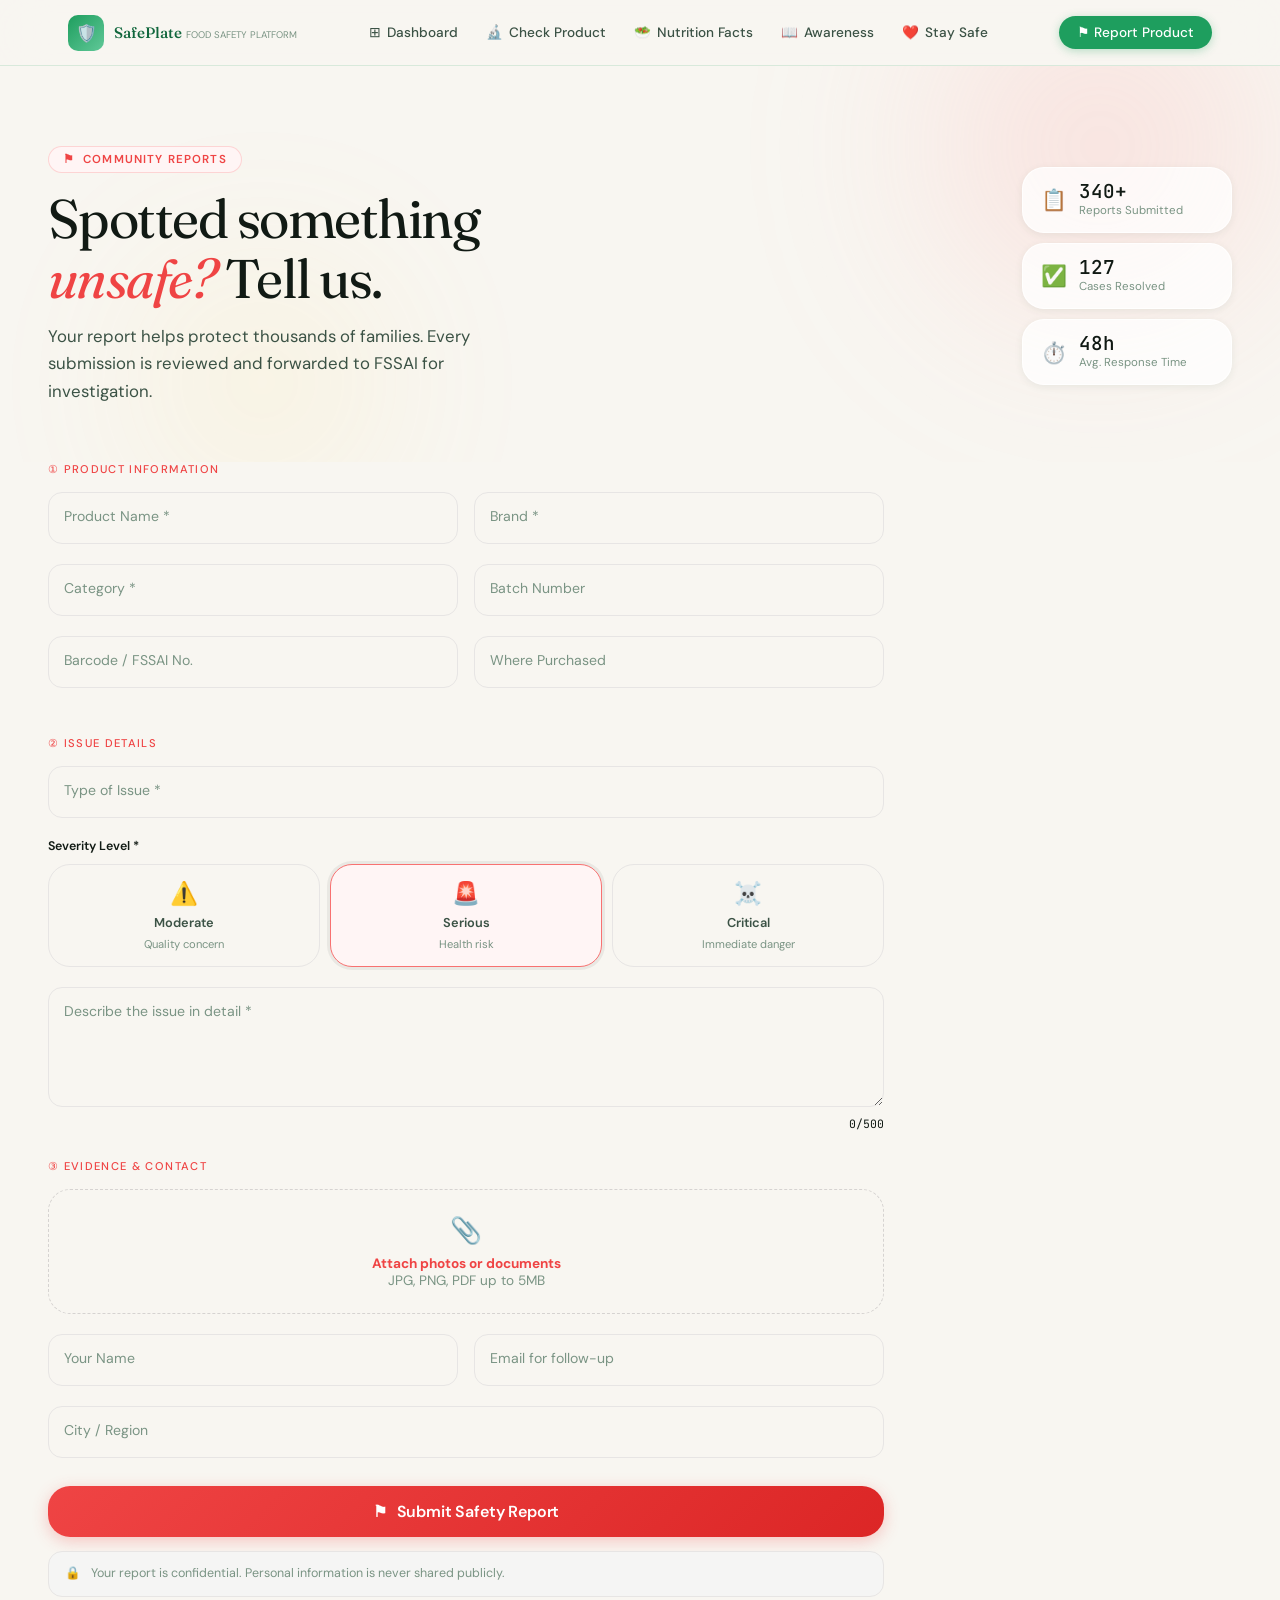
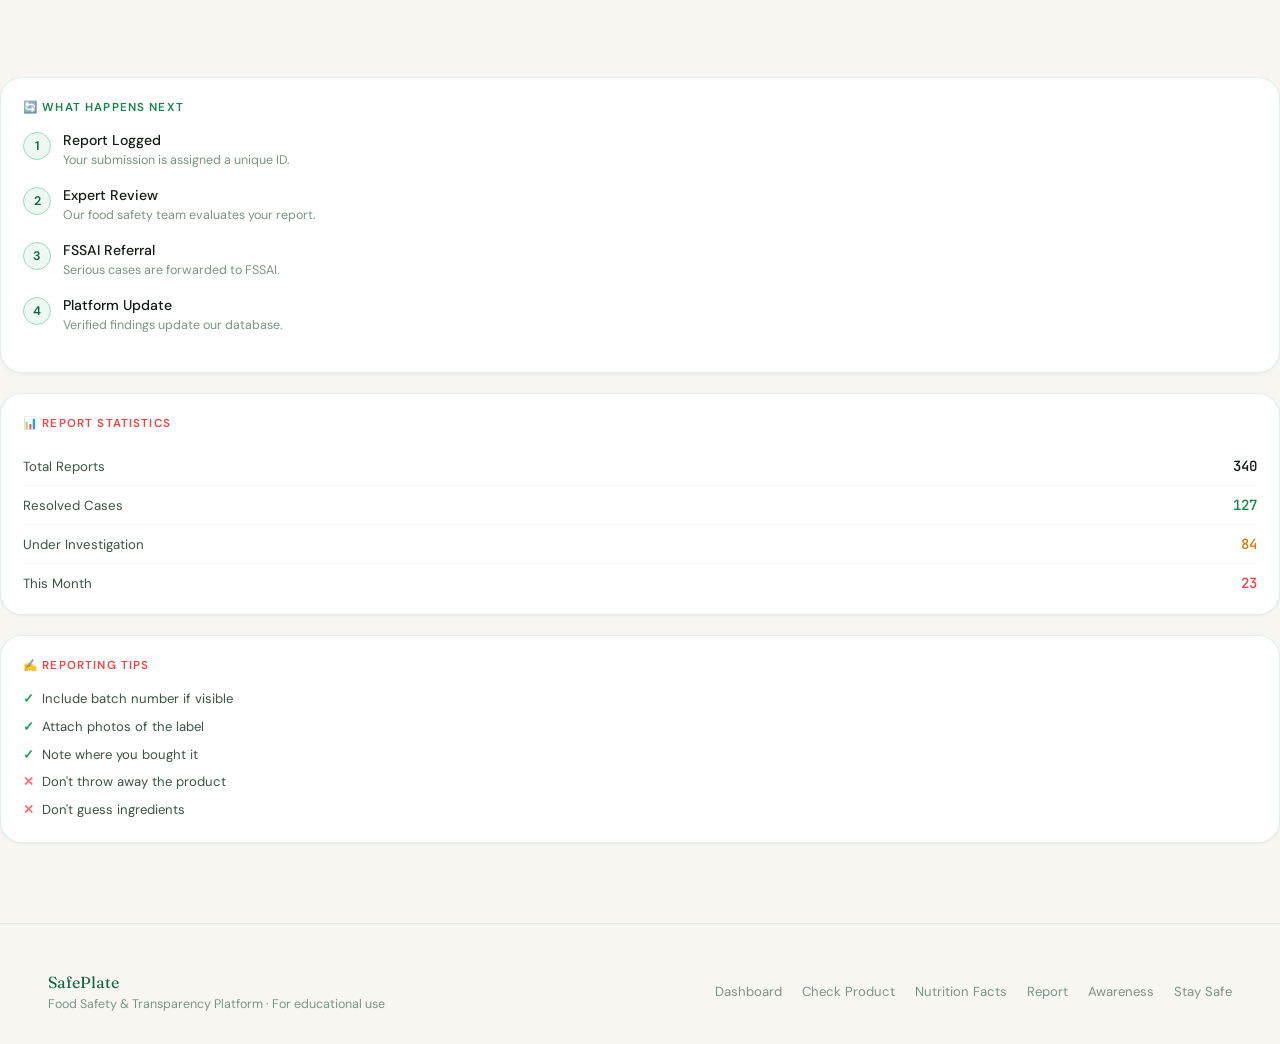
<file: frontend/report.html>
<!DOCTYPE html>
<html lang="en">
<head>
  <meta charset="UTF-8" />
  <meta name="viewport" content="width=device-width, initial-scale=1.0" />
  <title>Report Product — Food Safety & Transparency Platform</title>
  <link rel="stylesheet" href="style.css" />
  <style>
    /* Your existing styles... keep them as is */
    .page-hero { padding: clamp(44px,7vw,80px) var(--page-px) clamp(36px,5vw,56px); position: relative; overflow: hidden; }
    .hero-bg-blob { position: absolute; pointer-events: none; border-radius: 50%; filter: blur(90px); opacity: .35; }
    .hero-bg-blob-1 { width: 480px; height: 480px; background: radial-gradient(circle, var(--red-300), transparent 70%); top: -160px; right: -60px; animation: blobDrift 10s ease-in-out infinite; }
    .hero-bg-blob-2 { width: 320px; height: 320px; background: radial-gradient(circle, var(--amber-300), transparent 70%); bottom: -80px; left: 8%; opacity: .18; animation: blobDrift 14s ease-in-out infinite reverse; }
    @keyframes blobDrift { 0%,100% { transform: translate(0,0) scale(1); } 50% { transform: translate(-20px,16px) scale(1.05); } }
    .page-hero-inner { max-width: var(--max-w); margin: 0 auto; position: relative; z-index: 1; display: grid; grid-template-columns: 1fr auto; gap: 32px; align-items: center; }
    .page-hero-eyebrow { display: inline-flex; align-items: center; gap: 8px; padding: 5px 14px; border-radius: var(--r-full); background: var(--red-50); border: 1px solid rgba(248,113,113,.25); margin-bottom: 16px; }
    .page-hero-eyebrow span { font-size:.72rem; font-weight:600; letter-spacing:.1em; text-transform:uppercase; color:var(--red-500); }
    .page-hero-title { font-family: var(--font-display); font-size: clamp(2rem,4.5vw,3.4rem); font-weight: 400; letter-spacing: -.028em; line-height: 1.1; color: var(--text-primary); margin-bottom: 14px; }
    .page-hero-title em { font-style:italic; color:var(--red-500); }
    .page-hero-sub { font-size: clamp(.9rem,1.5vw,1.05rem); color: var(--text-secondary); line-height: 1.65; max-width: 500px; }
    .hero-impact-cards { display: flex; flex-direction: column; gap: 10px; }
    .hero-impact-card { display: flex; align-items: center; gap: 12px; padding: 14px 18px; border-radius: var(--r-lg); background: rgba(255,255,255,.75); backdrop-filter: blur(16px); border: 1px solid rgba(255,255,255,.8); box-shadow: var(--shadow-sm); min-width: 210px; }
    .hero-impact-icon { font-size: 1.3rem; }
    .hero-impact-val { font-family: var(--font-mono); font-size: 1.2rem; font-weight: 500; color: var(--text-primary); line-height: 1; }
    .hero-impact-lbl { font-size: .72rem; color: var(--text-muted); margin-top: 2px; }
    .report-layout { padding: 0 var(--page-px) 80px; }
    .report-inner { max-width: var(--max-w); margin: 0 auto; display: grid; grid-template-columns: 1fr 320px; gap: 28px; align-items: start; }
    .form-card { background: var(--white); border: 1px solid var(--border); border-radius: var(--r-xl); box-shadow: var(--shadow-md); overflow: hidden; }
    .form-card-header { padding: 28px 32px 20px; background: linear-gradient(to bottom, #fff9f9, var(--white)); border-bottom: 1px solid var(--border); }
    .form-card-header h2 { font-family: var(--font-display); font-size: 1.4rem; font-weight: 400; letter-spacing: -.02em; color: var(--text-primary); }
    .form-card-header p { font-size: .85rem; color: var(--text-muted); margin-top: 6px; line-height: 1.6; }
    .form-steps { display: flex; gap: 0; margin-top: 20px; }
    .form-step { display: flex; align-items: center; gap: 8px; padding: 8px 0; flex: 1; font-size: .78rem; font-weight: 500; color: var(--text-faint); position: relative; }
    .form-step.active { color: var(--red-500); }
    .form-step.done { color: var(--green-600); }
    .form-step-num { width: 24px; height: 24px; border-radius: 50%; background: var(--stone-200); color: var(--stone-500); display: flex; align-items: center; justify-content: center; font-size: .72rem; font-weight: 600; flex-shrink: 0; transition: var(--t-fast); }
    .form-step.active .form-step-num { background: var(--red-500); color: #fff; box-shadow: 0 2px 8px rgba(239,68,68,.3); }
    .form-step.done .form-step-num { background: var(--green-500); color: #fff; }
    .form-step-line { flex: 1; height: 1px; background: var(--stone-200); margin: 0 8px; }
    .form-body { padding: 32px; }
    .field { position: relative; margin-bottom: 20px; }
    .field-input, .field-textarea, .field-select { width: 100%; padding: 22px 16px 8px; background: var(--cream); border: 1.5px solid var(--stone-200); border-radius: var(--r-md); font-family: var(--font-body); font-size: .93rem; color: var(--text-primary); transition: var(--t-fast); outline: none; appearance: none; }
    .field-textarea { min-height: 120px; resize: vertical; padding-top: 24px; }
    .field-input:focus, .field-textarea:focus, .field-select:focus { border-color: var(--red-400); background: var(--white); box-shadow: 0 0 0 3px rgba(239,68,68,.09); }
    .field-label { position: absolute; left: 16px; top: 15px; font-size: .88rem; color: var(--text-muted); transition: var(--t-fast); pointer-events: none; transform-origin: left; }
    .field-input:focus ~ .field-label, .field-input:not(:placeholder-shown) ~ .field-label, .field-textarea:focus ~ .field-label, .field-textarea:not(:placeholder-shown) ~ .field-label, .field-select:focus ~ .field-label, .field-select:valid ~ .field-label { transform: translateY(-9px) scale(.75); color: var(--red-500); }
    .field-hint { font-size: .75rem; color: var(--text-muted); margin-top: 5px; padding-left: 4px; }
    .field-counter { font-size: .72rem; color: var(--text-faint); text-align: right; margin-top: 4px; font-family: var(--font-mono); }
    .field-row { display: grid; grid-template-columns: 1fr 1fr; gap: 16px; }
    .severity-group { display: grid; grid-template-columns: repeat(3,1fr); gap: 10px; margin-bottom: 20px; }
    .severity-opt { display: none; }
    .severity-label { display: flex; flex-direction: column; align-items: center; gap: 6px; padding: 14px 10px; border-radius: var(--r-lg); border: 1.5px solid var(--stone-200); background: var(--cream); cursor: pointer; transition: var(--t-fast); text-align: center; }
    .severity-label:hover { border-color: var(--stone-300); background: var(--white); }
    .severity-icon { font-size: 1.4rem; }
    .severity-name { font-size: .8rem; font-weight: 600; color: var(--text-secondary); }
    .severity-desc { font-size: .7rem; color: var(--text-muted); line-height: 1.4; }
    .severity-opt:checked + .severity-label { border-color: currentColor; box-shadow: 0 0 0 3px rgba(0,0,0,.06); }
    #sev-low:checked + .severity-label { border-color: var(--amber-400); background: var(--amber-50); color: var(--amber-600); }
    #sev-medium:checked + .severity-label { border-color: var(--red-400); background: var(--red-50); color: var(--red-500); }
    #sev-high:checked + .severity-label { border-color: var(--red-600); background: #fff0f0; color: var(--red-600); box-shadow: 0 0 0 3px rgba(220,38,38,.1); }
    .attach-zone { border: 1.5px dashed var(--stone-300); border-radius: var(--r-lg); padding: 24px; text-align: center; cursor: pointer; transition: var(--t-fast); background: var(--cream); margin-bottom: 20px; }
    .attach-zone:hover { border-color: var(--red-300); background: var(--red-50); }
    .attach-zone-icon { font-size: 1.6rem; display: block; margin-bottom: 8px; }
    .attach-zone-text { font-size: .85rem; color: var(--text-muted); }
    .attach-zone-text strong { color: var(--red-500); }
    .submit-btn { width: 100%; padding: 15px; border-radius: var(--r-lg); border: none; background: linear-gradient(135deg, var(--red-500), var(--red-600)); color: #fff; font-family: var(--font-body); font-size: 1rem; font-weight: 600; letter-spacing: -.01em; cursor: pointer; transition: var(--t-fast); box-shadow: 0 4px 16px rgba(239,68,68,.28); display: flex; align-items: center; justify-content: center; gap: 10px; }
    .submit-btn:hover { transform: translateY(-2px); box-shadow: 0 8px 28px rgba(239,68,68,.36); background: linear-gradient(135deg, var(--red-600), #b91c1c); }
    .disclaimer { margin-top: 14px; padding: 12px 16px; border-radius: var(--r-md); background: var(--stone-100); border: 1px solid var(--stone-200); font-size: .78rem; color: var(--text-muted); line-height: 1.6; display: flex; gap: 10px; align-items: flex-start; }
    #report-success { display: none; padding: 48px 32px; text-align: center; }
    .success-icon-wrap { width: 72px; height: 72px; border-radius: 50%; background: linear-gradient(135deg, var(--green-400), var(--green-500)); display: flex; align-items: center; justify-content: center; font-size: 2rem; margin: 0 auto 20px; box-shadow: var(--glow-green); animation: successPop .5s var(--t-spring) both; }
    @keyframes successPop { from { transform: scale(0); opacity: 0; } to { transform: scale(1); opacity: 1; } }
    .success-title { font-family: var(--font-display); font-size: 1.8rem; font-weight: 400; letter-spacing: -.02em; color: var(--text-primary); margin-bottom: 10px; }
    .success-sub { font-size: .95rem; color: var(--text-muted); line-height: 1.6; max-width: 360px; margin: 0 auto 28px; }
    .success-id { display: inline-flex; align-items: center; gap: 8px; padding: 8px 18px; border-radius: var(--r-full); background: var(--green-50); border: 1px solid var(--green-100); font-family: var(--font-mono); font-size: .82rem; color: var(--green-700); margin-bottom: 28px; }
    .success-actions { display: flex; gap: 12px; justify-content: center; flex-wrap: wrap; }
    .sidebar { display: flex; flex-direction: column; gap: 20px; }
    .sidebar-card { background: var(--white); border: 1px solid var(--border); border-radius: var(--r-lg); padding: 22px; box-shadow: var(--shadow-xs); }
    .sidebar-title { font-size: .72rem; font-weight: 600; letter-spacing: .1em; text-transform: uppercase; margin-bottom: 16px; display: flex; align-items: center; gap: 8px; }
    .sidebar-title.red { color: var(--red-500); }
    .sidebar-title.green { color: var(--green-600); }
    .process-step { display: flex; gap: 12px; margin-bottom: 16px; }
    .process-step-num { width: 28px; height: 28px; border-radius: 50%; background: var(--green-50); border: 1.5px solid var(--green-200); color: var(--green-700); font-size: .78rem; font-weight: 600; display: flex; align-items: center; justify-content: center; flex-shrink: 0; margin-top: 1px; }
    .process-step-label { font-size: .88rem; font-weight: 500; color: var(--text-primary); }
    .process-step-desc { font-size: .78rem; color: var(--text-muted); margin-top: 2px; line-height: 1.5; }
    .report-stat { display: flex; justify-content: space-between; align-items: center; padding: 10px 0; border-bottom: 1px solid var(--stone-100); }
    .report-stat:last-child { border-bottom: none; padding-bottom: 0; }
    .report-stat-label { font-size: .83rem; color: var(--text-secondary); }
    .report-stat-val { font-family: var(--font-mono); font-size: .88rem; font-weight: 500; }
    .do-dont { display: flex; flex-direction: column; gap: 8px; }
    .do-item, .dont-item { display: flex; gap: 8px; font-size: .82rem; line-height: 1.5; color: var(--text-secondary); }
    .do-icon { color: var(--green-500); font-weight: 600; flex-shrink: 0; }
    .dont-icon { color: var(--red-400); font-weight: 600; flex-shrink: 0; }
    @media (max-width: 900px) { .page-hero-inner { grid-template-columns: 1fr; } .hero-impact-cards { flex-direction: row; flex-wrap: wrap; } .report-inner { grid-template-columns: 1fr; } .sidebar { display: grid; grid-template-columns: repeat(auto-fill, minmax(260px,1fr)); } }
    @media (max-width: 600px) { .form-body { padding: 20px 18px; } .form-card-header { padding: 22px 18px 16px; } .field-row { grid-template-columns: 1fr; } .severity-group { grid-template-columns: 1fr; } .form-steps { display: none; } }
  </style>
</head>
<body>
<div id="report-page">

  <!-- Navigation -->
  <nav class="nav">
    <div class="nav-inner">
      <a class="nav-logo" href="index.html">
        <div class="nav-logo-icon">🛡️</div>
        <div class="nav-logo-label">
          <span class="nav-logo-name">SafePlate</span>
          <span class="nav-logo-tagline">Food Safety Platform</span>
        </div>
      </a>
      <ul class="nav-links">
        <li><a href="index.html" class="nav-link "><span class="nav-link-icon">⊞</span> Dashboard</a></li>
  <li><a href="check-product.html" class="nav-link"><span class="nav-link-icon">🔬</span> Check Product</a></li>
  <li><a href="nutrition.html" class="nav-link"><span class="nav-link-icon">🥗</span> Nutrition Facts</a></li>  <!-- NEW -->
  <li><a href="awareness.html" class="nav-link"><span class="nav-link-icon">📖</span> Awareness</a></li>
  <li><a href="stay-safe.html" class="nav-link"><span class="nav-link-icon">❤️</span> Stay Safe</a></li>
      </ul>
      <div class="nav-action">
        <a href="report.html" class="nav-report-btn">⚑ Report Product</a>
      </div>
      <button class="nav-burger" aria-label="Menu">
        <span></span><span></span><span></span>
      </button>
    </div>
    <div class="nav-mobile">
      <a href="index.html" class="nav-link">Dashboard</a>
      <a href="check-product.html" class="nav-link">Check Product</a>
      <a href="awareness.html" class="nav-link">Awareness</a>
      <a href="stay-safe.html" class="nav-link">Stay Safe</a>
      <a href="report.html" class="nav-report-btn">Report Product</a>
    </div>
  </nav>

  <div class="page-wrap">

    <!-- Hero -->
    <section class="page-hero">
      <div class="hero-bg-blob hero-bg-blob-1"></div>
      <div class="hero-bg-blob hero-bg-blob-2"></div>
      <div class="page-hero-inner">
        <div class="anim-fade-up">
          <div class="page-hero-eyebrow"><span>⚑</span><span>Community Reports</span></div>
          <h1 class="page-hero-title">Spotted something<br><em>unsafe?</em> Tell us.</h1>
          <p class="page-hero-sub">Your report helps protect thousands of families. Every submission is reviewed and forwarded to FSSAI for investigation.</p>
        </div>
        <div class="hero-impact-cards anim-fade-up anim-delay-2">
          <div class="hero-impact-card"><span class="hero-impact-icon">📋</span><div><div class="hero-impact-val">340+</div><div class="hero-impact-lbl">Reports Submitted</div></div></div>
          <div class="hero-impact-card"><span class="hero-impact-icon">✅</span><div><div class="hero-impact-val">127</div><div class="hero-impact-lbl">Cases Resolved</div></div></div>
          <div class="hero-impact-card"><span class="hero-impact-icon">⏱️</span><div><div class="hero-impact-val">48h</div><div class="hero-impact-lbl">Avg. Response Time</div></div></div>
        </div>
      </div>
    </section>

    <!-- Form + Sidebar -->
    <div class="report-layout">
      <div class="report-inner">

  <form id="report-form" enctype="multipart/form-data">
  <!-- Product Information -->
  <div style="margin-bottom:28px;">
    <p class="label-upper" style="margin-bottom:16px; color:var(--red-500);">① Product Information</p>
    <div class="field-row">
      <div class="field">
        <input class="field-input" id="prod-name" name="product_name" type="text" placeholder=" " required />
        <label class="field-label" for="prod-name">Product Name *</label>
      </div>
      <div class="field">
        <input class="field-input" id="prod-brand" name="brand" type="text" placeholder=" " required />
        <label class="field-label" for="prod-brand">Brand *</label>
      </div>
    </div>
    <div class="field-row">
      <div class="field">
        <select class="field-select" id="prod-category" name="category" required>
          <option value="" disabled selected></option>
          <option>Dairy</option>
          <option>Spices & Condiments</option>
          <option>Oils & Fats</option>
          <option>Processed Foods</option>
          <option>Beverages</option>
          <option>Grains & Cereals</option>
          <option>Sweets & Snacks</option>
          <option>Fruits & Vegetables</option>
          <option>Other</option>
        </select>
        <label class="field-label" for="prod-category">Category *</label>
      </div>
      <div class="field">
        <input class="field-input" id="prod-batch" name="batch_number" type="text" placeholder=" " />
        <label class="field-label" for="prod-batch">Batch Number</label>
      </div>
    </div>
    <div class="field-row">
      <div class="field">
        <input class="field-input" id="prod-barcode" name="barcode" type="text" placeholder=" " />
        <label class="field-label" for="prod-barcode">Barcode / FSSAI No.</label>
      </div>
      <div class="field">
        <input class="field-input" id="prod-purchase" name="purchase_location" type="text" placeholder=" " />
        <label class="field-label" for="prod-purchase">Where Purchased</label>
      </div>
    </div>
  </div>

  <!-- Issue Details -->
  <div style="margin-bottom:28px;">
    <p class="label-upper" style="margin-bottom:16px; color:var(--red-500);">② Issue Details</p>
    <div class="field">
      <select class="field-select" id="issue-type" name="issue_type" required>
        <option value="" disabled selected></option>
        <option>Adulteration Suspected</option>
        <option>Misleading Label / False Claims</option>
        <option>Foreign Object / Contamination</option>
        <option>Spoiled / Expired Product</option>
        <option>Incorrect Nutrition Information</option>
        <option>Undeclared Allergens</option>
        <option>Packaging Defect</option>
        <option>Other</option>
      </select>
      <label class="field-label" for="issue-type">Type of Issue *</label>
    </div>
    
    <p style="font-size:.78rem;font-weight:600;margin-bottom:10px;">Severity Level *</p>
    <div class="severity-group">
      <div>
        <input type="radio" name="severity" id="sev-low" class="severity-opt" value="low" />
        <label class="severity-label" for="sev-low">
          <span class="severity-icon">⚠️</span>
          <span class="severity-name">Moderate</span>
          <span class="severity-desc">Quality concern</span>
        </label>
      </div>
      <div>
        <input type="radio" name="severity" id="sev-medium" class="severity-opt" value="medium" checked />
        <label class="severity-label" for="sev-medium">
          <span class="severity-icon">🚨</span>
          <span class="severity-name">Serious</span>
          <span class="severity-desc">Health risk</span>
        </label>
      </div>
      <div>
        <input type="radio" name="severity" id="sev-high" class="severity-opt" value="high" />
        <label class="severity-label" for="sev-high">
          <span class="severity-icon">☠️</span>
          <span class="severity-name">Critical</span>
          <span class="severity-desc">Immediate danger</span>
        </label>
      </div>
    </div>
    
    <div class="field">
      <textarea class="field-textarea" id="report-description" name="description" placeholder=" " maxlength="500" required></textarea>
      <label class="field-label" for="report-description">Describe the issue in detail *</label>
      <div class="field-counter"><span id="desc-counter">0</span>/500</div>
    </div>
  </div>

  <!-- Evidence & Contact -->
  <div style="margin-bottom:28px;">
    <p class="label-upper" style="margin-bottom:16px; color:var(--red-500);">③ Evidence & Contact</p>
    
    <!-- File upload zone -->
    <div class="attach-zone" id="attach-zone">
      <span class="attach-zone-icon">📎</span>
      <div class="attach-zone-text">
        <strong>Attach photos or documents</strong><br>
        JPG, PNG, PDF up to 5MB
      </div>
    </div>
    <input type="file" id="evidence-file" name="evidence" accept="image/*,.pdf" style="display:none;" />
    <div id="file-preview" style="display:none; margin-top:10px; padding:10px; background:var(--green-50); border-radius:8px;">
      <span>📎 Selected: <span id="file-name"></span></span>
      <button type="button" onclick="clearFile()" style="margin-left:10px; background:red; color:white; border:none; border-radius:5px; padding:2px 8px;">✕</button>
    </div>
    
    <div class="field-row">
      <div class="field">
        <input class="field-input" id="reporter-name" name="reporter_name" type="text" placeholder=" " />
        <label class="field-label" for="reporter-name">Your Name</label>
      </div>
      <div class="field">
        <input class="field-input" id="reporter-email" name="reporter_email" type="email" placeholder=" " />
        <label class="field-label" for="reporter-email">Email for follow-up</label>
      </div>
    </div>
    <div class="field">
      <input class="field-input" id="reporter-city" name="reporter_city" type="text" placeholder=" " />
      <label class="field-label" for="reporter-city">City / Region</label>
    </div>
  </div>

  <button type="submit" class="submit-btn"><span>⚑</span> Submit Safety Report</button>
  <div class="disclaimer"><span>🔒</span><span>Your report is confidential. Personal information is never shared publicly.</span></div>
</form>

              <!-- Success State -->
              <div id="report-success">
                <div class="success-icon-wrap">✓</div>
                <h2 class="success-title">Report Submitted!</h2>
                <p class="success-sub">Thank you for helping keep our food supply safe. Your report has been logged and will be reviewed within 48 hours.</p>
                <div class="success-id">🔖 Report ID: <strong id="report-id">SP-2026-0341</strong></div>
                <div class="success-actions"><a href="index.html" class="btn btn-primary">← Back to Dashboard</a><a href="check-product.html" class="btn btn-outline">🔬 Check Another Product</a></div>
              </div>
            </div>
          </div>
        </div>

        <!-- Sidebar -->
        <aside class="sidebar anim-fade-up anim-delay-3">
          <div class="sidebar-card"><div class="sidebar-title green">🔄 What Happens Next</div>
            <div class="process-step"><div class="process-step-num">1</div><div><div class="process-step-label">Report Logged</div><div class="process-step-desc">Your submission is assigned a unique ID.</div></div></div>
            <div class="process-step"><div class="process-step-num">2</div><div><div class="process-step-label">Expert Review</div><div class="process-step-desc">Our food safety team evaluates your report.</div></div></div>
            <div class="process-step"><div class="process-step-num">3</div><div><div class="process-step-label">FSSAI Referral</div><div class="process-step-desc">Serious cases are forwarded to FSSAI.</div></div></div>
            <div class="process-step"><div class="process-step-num">4</div><div><div class="process-step-label">Platform Update</div><div class="process-step-desc">Verified findings update our database.</div></div></div>
          </div>
          <div class="sidebar-card"><div class="sidebar-title red">📊 Report Statistics</div>
            <div class="report-stat"><span class="report-stat-label">Total Reports</span><span class="report-stat-val" style="color:var(--text-primary);">340</span></div>
            <div class="report-stat"><span class="report-stat-label">Resolved Cases</span><span class="report-stat-val" style="color:var(--green-600);">127</span></div>
            <div class="report-stat"><span class="report-stat-label">Under Investigation</span><span class="report-stat-val" style="color:var(--amber-600);">84</span></div>
            <div class="report-stat"><span class="report-stat-label">This Month</span><span class="report-stat-val" style="color:var(--red-500);">23</span></div>
          </div>
          <div class="sidebar-card"><div class="sidebar-title red">✍️ Reporting Tips</div>
            <div class="do-dont"><div class="do-item"><span class="do-icon">✓</span><span>Include batch number if visible</span></div><div class="do-item"><span class="do-icon">✓</span><span>Attach photos of the label</span></div><div class="do-item"><span class="do-icon">✓</span><span>Note where you bought it</span></div><div class="dont-item"><span class="dont-icon">✕</span><span>Don't throw away the product</span></div><div class="dont-item"><span class="dont-icon">✕</span><span>Don't guess ingredients</span></div></div>
          </div>
        </aside>
      </div>
    </div>

    <!-- Footer -->
          <!-- Footer -->
      <footer class="footer">
        <div class="footer-inner">
          <div>
            <div class="footer-brand">SafePlate</div>
            <div class="footer-note">Food Safety & Transparency Platform · For educational use</div>
          </div>
          <nav class="footer-links">
            <a href="index.html">Dashboard</a>
            <a href="check-product.html">Check Product</a>
            <a href="nutrition.html">Nutrition Facts</a>
            <a href="report.html">Report</a>
            <a href="awareness.html">Awareness</a>
            <a href="stay-safe.html">Stay Safe</a>
          </nav>
        </div>
      </footer>

  </div>
</div>

<script>
  const API_URL = 'http://127.0.0.1:5000';
  let selectedFile = null;

  // File upload handling
  const attachZone = document.getElementById('attach-zone');
  const fileInput = document.getElementById('evidence-file');
  const filePreview = document.getElementById('file-preview');
  const fileNameSpan = document.getElementById('file-name');

  if (attachZone) {
    attachZone.addEventListener('click', () => {
      fileInput.click();
    });
  }

  if (fileInput) {
    fileInput.addEventListener('change', (e) => {
      if (e.target.files && e.target.files[0]) {
        selectedFile = e.target.files[0];
        fileNameSpan.textContent = selectedFile.name;
        filePreview.style.display = 'block';
        attachZone.style.borderColor = 'var(--green-400)';
        attachZone.style.background = 'var(--green-50)';
      }
    });
  }

  function clearFile() {
    selectedFile = null;
    fileInput.value = '';
    filePreview.style.display = 'none';
    attachZone.style.borderColor = '';
    attachZone.style.background = '';
  }

  // Character counter
  const desc = document.getElementById('report-description');
  const counter = document.getElementById('desc-counter');
  if (desc && counter) {
    desc.addEventListener('input', () => {
      counter.textContent = `${desc.value.length}/500`;
    });
  }

  // Form submission
  const reportForm = document.getElementById('report-form');
  if (reportForm) {
    reportForm.addEventListener('submit', async (e) => {
      e.preventDefault();
      
      // Create FormData object for multipart/form-data
      const formData = new FormData();
      formData.append('product_name', document.getElementById('prod-name')?.value || '');
      formData.append('brand', document.getElementById('prod-brand')?.value || '');
      formData.append('category', document.getElementById('prod-category')?.value || '');
      formData.append('batch_number', document.getElementById('prod-batch')?.value || '');
      formData.append('barcode', document.getElementById('prod-barcode')?.value || '');
      formData.append('purchase_location', document.getElementById('prod-purchase')?.value || '');
      formData.append('issue_type', document.getElementById('issue-type')?.value || '');
      formData.append('severity', document.querySelector('input[name="severity"]:checked')?.value || 'medium');
      formData.append('description', document.getElementById('report-description')?.value || '');
      formData.append('reporter_name', document.getElementById('reporter-name')?.value || '');
      formData.append('reporter_email', document.getElementById('reporter-email')?.value || '');
      formData.append('reporter_city', document.getElementById('reporter-city')?.value || '');
      
      if (selectedFile) {
        formData.append('evidence', selectedFile);
      }
      
      // Validate required fields
      if (!formData.get('product_name') || !formData.get('brand') || !formData.get('issue_type') || !formData.get('description')) {
        alert('Please fill all required fields (*)');
        return;
      }
      
      const submitBtn = reportForm.querySelector('.submit-btn');
      submitBtn.disabled = true;
      submitBtn.innerHTML = '⏳ Submitting...';
      
      try {
        const response = await fetch(`${API_URL}/submit-report`, {
          method: 'POST',
          body: formData  // Use FormData, not JSON
        });
        
        const data = await response.json();
        console.log('Response:', data);
        
        if (data.success) {
          reportForm.style.display = 'none';
          const successDiv = document.getElementById('report-success');
          if (successDiv) successDiv.style.display = 'block';
          
          const reportIdSpan = document.getElementById('report-id');
          if (reportIdSpan) reportIdSpan.textContent = `FP-${data.report_id}`;
        } else {
          alert('Error: ' + (data.error || 'Failed to submit report'));
          submitBtn.disabled = false;
          submitBtn.innerHTML = '<span>⚑</span> Submit Safety Report';
        }
      } catch (error) {
        console.error('Error:', error);
        alert('Cannot connect to server. Make sure Flask is running on port 5000');
        submitBtn.disabled = false;
        submitBtn.innerHTML = '<span>⚑</span> Submit Safety Report';
      }
    });
  }

  function genReportId() { return 'FP-' + String(Math.floor(Math.random() * 9000) + 1000); }
  const idEl = document.getElementById('report-id');
  if (idEl) idEl.textContent = genReportId();
</script>
</body>
</html>
</file>
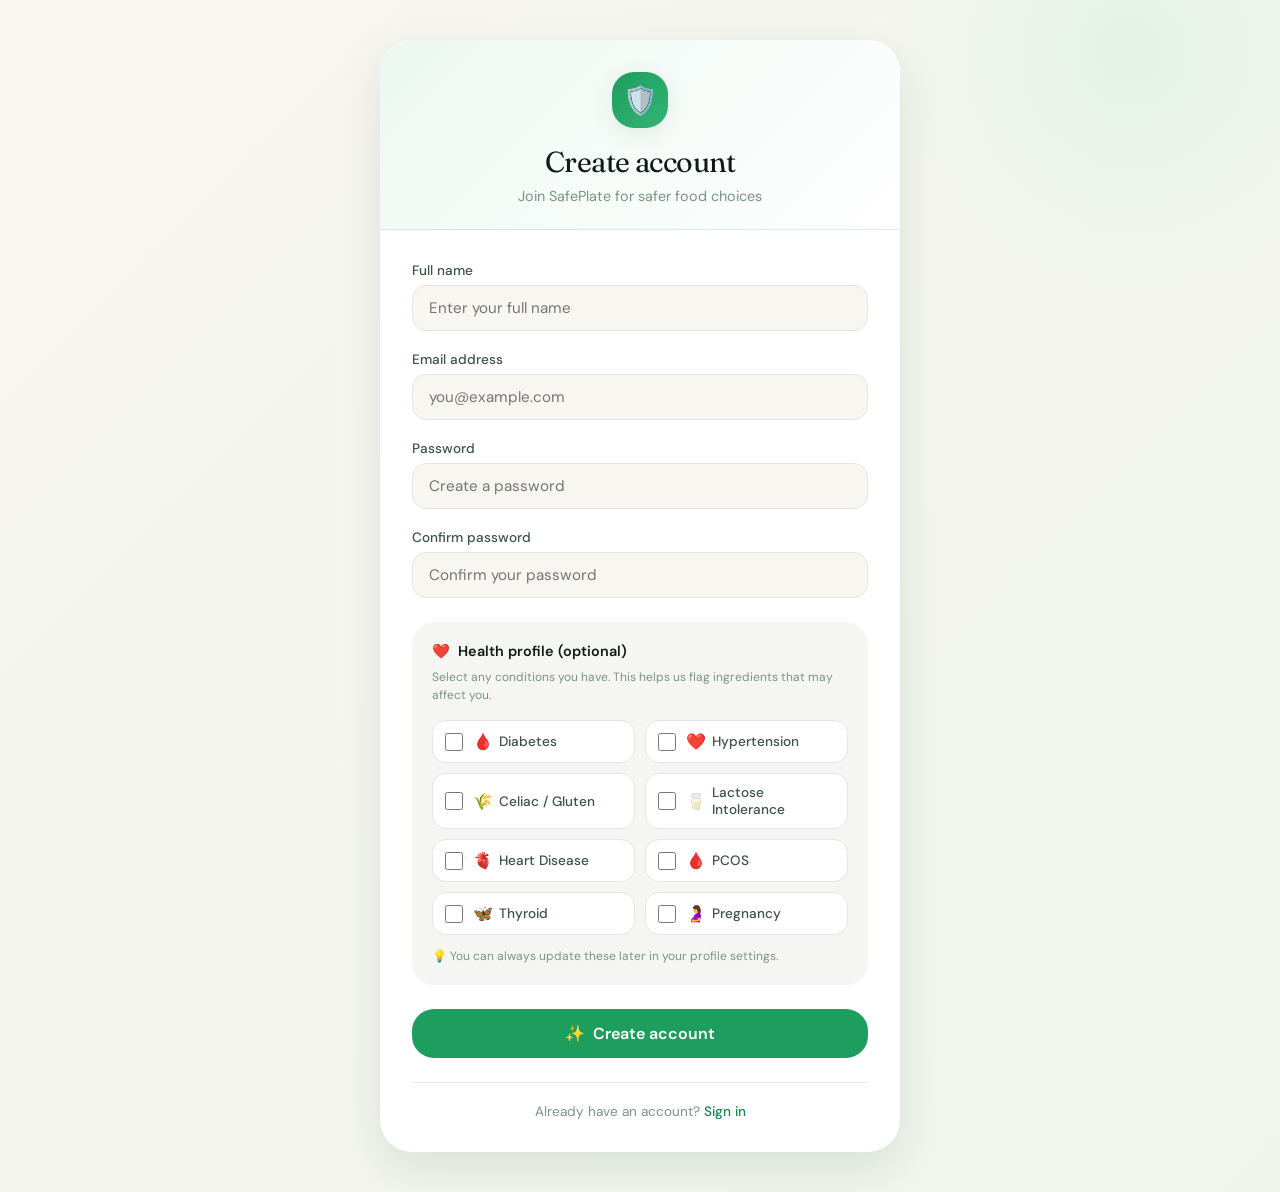
<file: frontend/signup.html>
<!DOCTYPE html>
<html lang="en">
<head>
  <meta charset="UTF-8">
  <meta name="viewport" content="width=device-width, initial-scale=1.0, user-scalable=yes">
  <title>Create Account — SafePlate</title>
  <link rel="stylesheet" href="style.css">
  <style>
    /* Auth Page Specific Styles */
    .auth-page {
      min-height: 100vh;
      display: flex;
      align-items: center;
      justify-content: center;
      background: linear-gradient(135deg, var(--cream) 0%, #f0f5ec 100%);
      padding: 40px var(--page-px);
      position: relative;
      overflow: hidden;
    }
    
    /* Animated background blobs */
    .auth-page::before {
      content: '';
      position: absolute;
      width: 500px;
      height: 500px;
      background: radial-gradient(circle, var(--green-100), transparent 70%);
      border-radius: 50%;
      top: -200px;
      right: -100px;
      opacity: 0.4;
      animation: floatBlob 8s ease-in-out infinite;
    }
    
    .auth-page::after {
      content: '';
      position: absolute;
      width: 300px;
      height: 300px;
      background: radial-gradient(circle, var(--amber-200), transparent 70%);
      border-radius: 50%;
      bottom: -100px;
      left: -80px;
      opacity: 0.3;
      animation: floatBlob 6s ease-in-out infinite reverse;
    }
    
    @keyframes floatBlob {
      0%, 100% { transform: translate(0, 0) scale(1); }
      50% { transform: translate(30px, -20px) scale(1.05); }
    }
    
    .auth-card {
      max-width: 520px;
      width: 100%;
      background: var(--white);
      border-radius: var(--r-xl);
      box-shadow: var(--shadow-lg);
      position: relative;
      z-index: 1;
      overflow: hidden;
      animation: fadeUp 0.5s ease both;
    }
    
    .auth-card-header {
      padding: 32px 32px 24px;
      text-align: center;
      background: linear-gradient(135deg, var(--green-50), var(--white));
      border-bottom: 1px solid var(--border);
    }
    
    .auth-logo {
      width: 56px;
      height: 56px;
      background: linear-gradient(135deg, var(--green-500), var(--green-400));
      border-radius: var(--r-lg);
      display: flex;
      align-items: center;
      justify-content: center;
      font-size: 28px;
      margin: 0 auto 16px;
      box-shadow: var(--shadow-md);
    }
    
    .auth-title {
      font-family: var(--font-display);
      font-size: 1.8rem;
      font-weight: 400;
      color: var(--text-primary);
      margin-bottom: 8px;
      letter-spacing: -0.02em;
    }
    
    .auth-subtitle {
      color: var(--text-muted);
      font-size: 0.9rem;
    }
    
    .auth-card-body {
      padding: 32px;
    }
    
    .form-group {
      margin-bottom: 20px;
    }
    
    .form-label {
      display: block;
      font-size: 0.85rem;
      font-weight: 500;
      color: var(--text-secondary);
      margin-bottom: 6px;
    }
    
    .form-input {
      width: 100%;
      padding: 12px 16px;
      background: var(--cream);
      border: 1.5px solid var(--stone-200);
      border-radius: var(--r-md);
      font-size: 0.95rem;
      font-family: var(--font-body);
      transition: all 0.2s;
    }
    
    .form-input:focus {
      outline: none;
      border-color: var(--green-400);
      background: var(--white);
      box-shadow: 0 0 0 3px rgba(30,158,94,0.1);
    }
    
    /* Health Conditions Section */
    .health-section {
      background: var(--stone-100);
      border-radius: var(--r-lg);
      padding: 20px;
      margin: 24px 0;
    }
    
    .health-title {
      font-size: 0.9rem;
      font-weight: 600;
      color: var(--text-primary);
      margin-bottom: 8px;
      display: flex;
      align-items: center;
      gap: 8px;
    }
    
    .health-desc {
      font-size: 0.75rem;
      color: var(--text-muted);
      margin-bottom: 16px;
      line-height: 1.5;
    }
    
    .health-grid {
      display: grid;
      grid-template-columns: repeat(2, 1fr);
      gap: 10px;
    }
    
    .health-checkbox {
      display: flex;
      align-items: center;
      gap: 10px;
      padding: 10px 12px;
      background: var(--white);
      border: 1.5px solid var(--stone-200);
      border-radius: var(--r-md);
      cursor: pointer;
      transition: all 0.2s;
    }
    
    .health-checkbox:hover {
      border-color: var(--green-300);
      background: var(--green-50);
    }
    
    .health-checkbox.selected {
      border-color: var(--green-500);
      background: var(--green-50);
    }
    
    .health-checkbox input {
      width: 18px;
      height: 18px;
      cursor: pointer;
      accent-color: var(--green-500);
    }
    
    .health-checkbox label {
      flex: 1;
      cursor: pointer;
      font-size: 0.85rem;
      font-weight: 500;
      color: var(--text-secondary);
      display: flex;
      align-items: center;
      gap: 6px;
    }
    
    .health-icon {
      font-size: 1rem;
    }
    
    /* Password Strength */
    .password-strength {
      margin-top: 8px;
      font-size: 0.7rem;
    }
    .strength-weak { color: var(--red-500); }
    .strength-medium { color: var(--amber-500); }
    .strength-strong { color: var(--green-500); }
    
    /* Messages */
    .message {
      padding: 12px 16px;
      border-radius: var(--r-md);
      margin-bottom: 20px;
      font-size: 0.85rem;
      display: flex;
      align-items: center;
      gap: 10px;
    }
    .message-error {
      background: var(--red-50);
      color: var(--red-600);
      border-left: 3px solid var(--red-500);
    }
    .message-success {
      background: #dcfce7;
      color: var(--green-700);
      border-left: 3px solid var(--green-500);
    }
    
    /* Button */
    .auth-btn {
      width: 100%;
      padding: 14px;
      background: var(--green-500);
      color: white;
      border: none;
      border-radius: var(--r-lg);
      font-size: 1rem;
      font-weight: 600;
      cursor: pointer;
      transition: all 0.2s;
      display: flex;
      align-items: center;
      justify-content: center;
      gap: 8px;
      font-family: var(--font-body);
    }
    
    .auth-btn:hover {
      background: var(--green-600);
      transform: translateY(-2px);
      box-shadow: var(--shadow-md);
    }
    
    .auth-btn:disabled {
      opacity: 0.6;
      cursor: not-allowed;
      transform: none;
    }
    
    .auth-footer {
      text-align: center;
      margin-top: 24px;
      padding-top: 20px;
      border-top: 1px solid var(--border);
      font-size: 0.85rem;
      color: var(--text-muted);
    }
    
    .auth-link {
      color: var(--green-600);
      font-weight: 500;
      text-decoration: none;
    }
    
    .auth-link:hover {
      text-decoration: underline;
    }
    
    @media (max-width: 560px) {
      .auth-card-body { padding: 24px; }
      .health-grid { grid-template-columns: 1fr; }
      .auth-title { font-size: 1.5rem; }
    }
  </style>
</head>
<body>
  <div class="auth-page">
    <div class="auth-card">
      <div class="auth-card-header">
        <div class="auth-logo">🛡️</div>
        <h1 class="auth-title">Create account</h1>
        <p class="auth-subtitle">Join SafePlate for safer food choices</p>
      </div>
      
      <div class="auth-card-body">
        <div id="messageContainer"></div>
        
        <form id="signupForm">
          <div class="form-group">
            <label class="form-label">Full name</label>
            <input type="text" id="fullname" class="form-input" placeholder="Enter your full name" required>
          </div>
          
          <div class="form-group">
            <label class="form-label">Email address</label>
            <input type="email" id="email" class="form-input" placeholder="you@example.com" required>
          </div>
          
          <div class="form-group">
            <label class="form-label">Password</label>
            <input type="password" id="password" class="form-input" placeholder="Create a password" required>
            <div id="passwordStrength" class="password-strength"></div>
          </div>
          
          <div class="form-group">
            <label class="form-label">Confirm password</label>
            <input type="password" id="confirmPassword" class="form-input" placeholder="Confirm your password" required>
          </div>
          
          <!-- Health Conditions -->
          <div class="health-section">
            <div class="health-title">
              <span>❤️</span>
              <span>Health profile (optional)</span>
            </div>
            <p class="health-desc">
              Select any conditions you have. This helps us flag ingredients that may affect you.
            </p>
            
            <div class="health-grid" id="healthGrid">
              <div class="health-checkbox" data-condition="diabetes">
                <input type="checkbox" id="condition_diabetes" value="diabetes">
                <label for="condition_diabetes">
                  <span class="health-icon">🩸</span> Diabetes
                </label>
              </div>
              <div class="health-checkbox" data-condition="hypertension">
                <input type="checkbox" id="condition_hypertension" value="hypertension">
                <label for="condition_hypertension">
                  <span class="health-icon">❤️</span> Hypertension
                </label>
              </div>
              <div class="health-checkbox" data-condition="celiac">
                <input type="checkbox" id="condition_celiac" value="celiac">
                <label for="condition_celiac">
                  <span class="health-icon">🌾</span> Celiac / Gluten
                </label>
              </div>
              <div class="health-checkbox" data-condition="lactose">
                <input type="checkbox" id="condition_lactose" value="lactose">
                <label for="condition_lactose">
                  <span class="health-icon">🥛</span> Lactose Intolerance
                </label>
              </div>
              <div class="health-checkbox" data-condition="heartdisease">
                <input type="checkbox" id="condition_heartdisease" value="heartdisease">
                <label for="condition_heartdisease">
                  <span class="health-icon">🫀</span> Heart Disease
                </label>
              </div>
              <div class="health-checkbox" data-condition="pcos">
                <input type="checkbox" id="condition_pcos" value="pcos">
                <label for="condition_pcos">
                  <span class="health-icon">🩸</span> PCOS
                </label>
              </div>
              <div class="health-checkbox" data-condition="thyroid">
                <input type="checkbox" id="condition_thyroid" value="thyroid">
                <label for="condition_thyroid">
                  <span class="health-icon">🦋</span> Thyroid
                </label>
              </div>
              <div class="health-checkbox" data-condition="pregnant">
                <input type="checkbox" id="condition_pregnant" value="pregnant">
                <label for="condition_pregnant">
                  <span class="health-icon">🤰</span> Pregnancy
                </label>
              </div>
            </div>
            <p class="health-desc" style="margin-top: 12px; margin-bottom: 0;">
              💡 You can always update these later in your profile settings.
            </p>
          </div>
          
          <button type="submit" class="auth-btn" id="signupBtn">
            <span>✨</span> Create account
          </button>
        </form>
        
        <div class="auth-footer">
          Already have an account? <a href="login.html" class="auth-link">Sign in</a>
        </div>
      </div>
    </div>
  </div>
  
  <script>
    const API_URL = 'http://127.0.0.1:5000';
    
    // Health checkbox styling
    document.querySelectorAll('.health-checkbox').forEach(option => {
      const checkbox = option.querySelector('input');
      checkbox.addEventListener('change', function() {
        if (this.checked) {
          option.classList.add('selected');
        } else {
          option.classList.remove('selected');
        }
      });
    });
    
    // Password strength checker
    const passwordInput = document.getElementById('password');
    const strengthDiv = document.getElementById('passwordStrength');
    
    passwordInput.addEventListener('input', function() {
      const password = this.value;
      let strength = 0;
      
      if (password.length >= 8) strength++;
      if (password.match(/[a-z]/)) strength++;
      if (password.match(/[A-Z]/)) strength++;
      if (password.match(/[0-9]/)) strength++;
      if (password.match(/[^a-zA-Z0-9]/)) strength++;
      
      if (password.length === 0) {
        strengthDiv.innerHTML = '';
      } else if (strength <= 2) {
        strengthDiv.innerHTML = '<span class="strength-weak">⚠️ Weak — add more characters and numbers</span>';
      } else if (strength <= 4) {
        strengthDiv.innerHTML = '<span class="strength-medium">⚠️ Medium — could be stronger</span>';
      } else {
        strengthDiv.innerHTML = '<span class="strength-strong">✅ Strong password</span>';
      }
    });
    
    async function signupUser(event) {
      event.preventDefault();
      
      const fullname = document.getElementById('fullname').value.trim();
      const email = document.getElementById('email').value.trim();
      const password = document.getElementById('password').value;
      const confirmPassword = document.getElementById('confirmPassword').value;
      const messageContainer = document.getElementById('messageContainer');
      const signupBtn = document.getElementById('signupBtn');
      
      // Get selected health conditions
      const selectedConditions = [];
      document.querySelectorAll('#healthGrid input:checked').forEach(checkbox => {
        selectedConditions.push(checkbox.value);
      });
      
      // Clear previous messages
      messageContainer.innerHTML = '';
      
      // Validation
      if (!fullname || !email || !password) {
        messageContainer.innerHTML = '<div class="message message-error">❌ Please fill all fields</div>';
        return;
      }
      
      if (password !== confirmPassword) {
        messageContainer.innerHTML = '<div class="message message-error">❌ Passwords do not match</div>';
        return;
      }
      
      if (password.length < 6) {
        messageContainer.innerHTML = '<div class="message message-error">❌ Password must be at least 6 characters</div>';
        return;
      }
      
      // Email validation
      const emailRegex = /^[^\s@]+@[^\s@]+\.[^\s@]+$/;
      if (!emailRegex.test(email)) {
        messageContainer.innerHTML = '<div class="message message-error">❌ Please enter a valid email address</div>';
        return;
      }
      
      // Disable button
      signupBtn.disabled = true;
      signupBtn.innerHTML = '<span>⏳</span> Creating account...';
      
      try {
        const response = await fetch(`${API_URL}/api/register`, {
          method: 'POST',
          headers: { 'Content-Type': 'application/json' },
          body: JSON.stringify({
            username: fullname,
            email: email,
            password: password,
            health_conditions: selectedConditions
          })
        });
        
        const data = await response.json();
        
        if (data.success) {
          messageContainer.innerHTML = '<div class="message message-success">✅ Account created! Redirecting to login...</div>';
          window.location.href = 'index.html'; 
          // Store health conditions in localStorage for personalized experience
          if (selectedConditions.length > 0) {
            localStorage.setItem('user_health_conditions', JSON.stringify(selectedConditions));
          }
          
          // Clear form
          document.getElementById('signupForm').reset();
          document.querySelectorAll('.health-checkbox').forEach(opt => opt.classList.remove('selected'));
          document.querySelectorAll('.health-checkbox input').forEach(chk => chk.checked = false);
          passwordStrengthDiv.innerHTML = '';
          
          // Redirect after 2 seconds
          setTimeout(() => {
            window.location.href = 'login.html';
          }, 2000);
        } else {
          messageContainer.innerHTML = `<div class="message message-error">❌ ${data.error}</div>`;
          signupBtn.disabled = false;
          signupBtn.innerHTML = '<span>✨</span> Create account';
        }
        
      } catch (error) {
        console.error('Error:', error);
        messageContainer.innerHTML = '<div class="message message-error">❌ Cannot connect to server. Make sure Flask is running.</div>';
        signupBtn.disabled = false;
        signupBtn.innerHTML = '<span>✨</span> Create account';
      }
    }
    
    // Attach event listener
    document.getElementById('signupForm').addEventListener('submit', signupUser);
  </script>
</body>
</html>
</file>
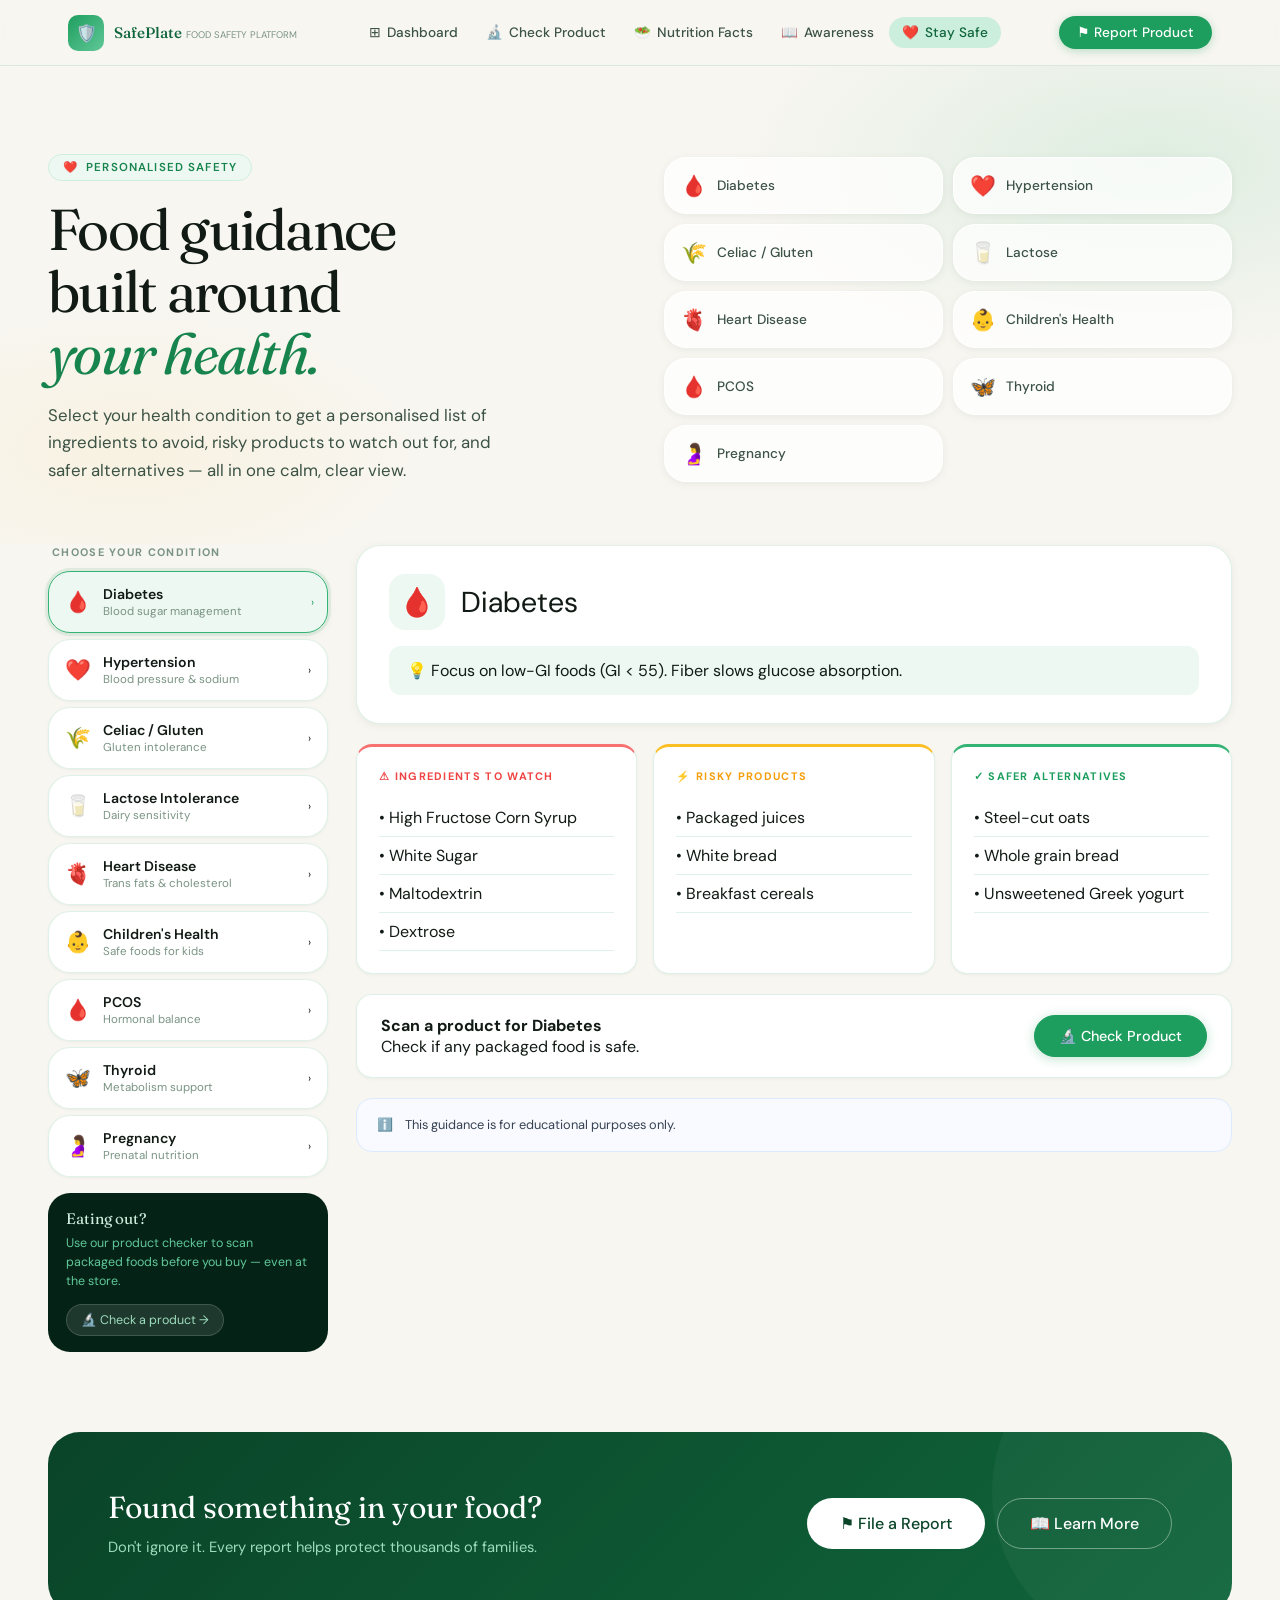
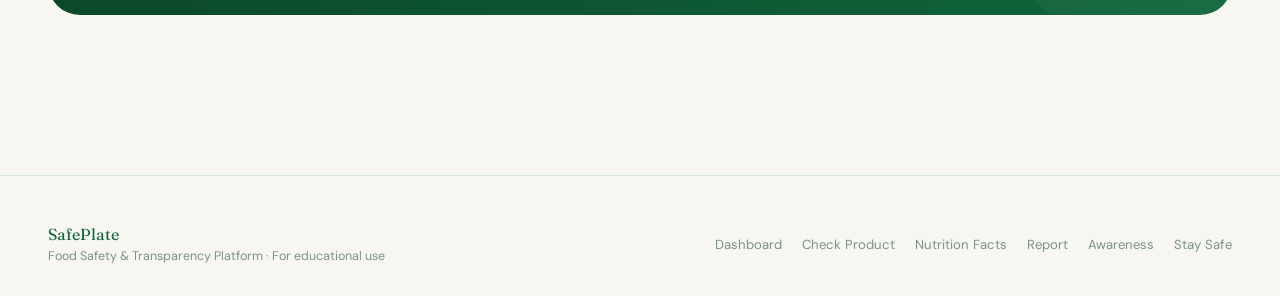
<file: frontend/stay-safe.html>
<!DOCTYPE html>
<html lang="en">
<head>
  <meta charset="UTF-8" />
  <meta name="viewport" content="width=device-width, initial-scale=1.0" />
  <title>Stay Safe — Food Safety & Transparency Platform</title>
  <link rel="stylesheet" href="style.css" />
  <style>
    /* Your existing styles remain the same */
    .page-hero {
      padding: clamp(48px,7vw,88px) var(--page-px) clamp(40px,5vw,60px);
      position: relative; overflow: hidden;
    }
    .hero-mesh {
      position: absolute; inset: 0; pointer-events: none;
      background:
        radial-gradient(ellipse 55% 70% at 90% 20%, rgba(51,180,116,.13) 0%, transparent 60%),
        radial-gradient(ellipse 40% 50% at 10% 80%, rgba(251,191,36,.08) 0%, transparent 60%);
    }
    .page-hero-inner {
      max-width: var(--max-w); margin: 0 auto; position: relative; z-index: 1;
      display: grid; grid-template-columns: 1fr 1fr; gap: 48px; align-items: center;
    }
    .hero-eyebrow {
      display: inline-flex; align-items: center; gap: 8px;
      padding: 5px 14px; border-radius: var(--r-full);
      background: var(--green-50); border: 1px solid var(--green-100);
      margin-bottom: 18px;
    }
    .hero-eyebrow span { font-size:.72rem; font-weight:600; letter-spacing:.1em; text-transform:uppercase; color:var(--green-600); }
    .page-hero-title {
      font-family: var(--font-display);
      font-size: clamp(2rem,4.5vw,3.6rem);
      font-weight: 400; letter-spacing: -.03em; line-height: 1.08;
      color: var(--text-primary); margin-bottom: 16px;
    }
    .page-hero-title em { font-style: italic; color: var(--green-600); }
    .page-hero-sub {
      font-size: clamp(.92rem,1.5vw,1.05rem);
      color: var(--text-secondary); line-height: 1.65; max-width: 480px;
    }
    .hero-condition-preview {
      display: grid; grid-template-columns: 1fr 1fr; gap: 10px;
    }
    .hero-cond-chip {
      display: flex; align-items: center; gap: 10px;
      padding: 14px 16px; border-radius: var(--r-lg);
      background: rgba(255,255,255,.72);
      backdrop-filter: blur(16px);
      border: 1px solid rgba(255,255,255,.8);
      box-shadow: var(--shadow-sm);
      font-size: .85rem; font-weight: 500; color: var(--text-secondary);
      transition: var(--t-fast); cursor: pointer; text-decoration: none;
    }
    .hero-cond-chip:hover { transform: translateY(-2px); box-shadow: var(--shadow-md); background: var(--white); }
    .hero-cond-chip-icon { font-size: 1.3rem; }

    .staysafe-layout {
      padding: 0 var(--page-px) 80px;
    }
    .staysafe-inner {
      max-width: var(--max-w); margin: 0 auto;
      display: grid; grid-template-columns: 280px 1fr;
      gap: 28px; align-items: start;
    }

    .condition-sidebar {
      position: sticky; top: calc(var(--nav-h) + 20px);
    }
    .condition-sidebar-label {
      font-size: .68rem; font-weight: 700; letter-spacing: .12em;
      text-transform: uppercase; color: var(--text-muted);
      margin-bottom: 12px; padding-left: 4px;
    }
    .condition-list { display: flex; flex-direction: column; gap: 6px; }
    .condition-card {
      display: flex; align-items: center; gap: 12px;
      padding: 13px 16px; border-radius: var(--r-lg);
      background: var(--white); border: 1.5px solid var(--border);
      cursor: pointer; transition: var(--t-fast);
      box-shadow: var(--shadow-xs);
    }
    .condition-card:hover {
      border-color: var(--green-200);
      background: var(--green-50);
      transform: translateX(3px);
    }
    .condition-card.active {
      border-color: var(--green-400);
      background: var(--green-50);
      box-shadow: 0 0 0 3px rgba(30,158,94,.1), var(--shadow-sm);
    }
    .condition-card-icon { font-size: 1.3rem; flex-shrink: 0; }
    .condition-card-label { font-size: .88rem; font-weight: 600; color: var(--text-primary); }
    .condition-card-sub   { font-size: .72rem; color: var(--text-muted); margin-top: 1px; }
    .condition-card-arrow {
      margin-left: auto; color: var(--text-faint); font-size: .7rem;
      transition: transform var(--t-fast);
    }
    .condition-card.active .condition-card-arrow { transform: translateX(3px); color: var(--green-500); }

    .sidebar-info-card {
      margin-top: 16px; padding: 16px 18px;
      background: var(--green-900); border-radius: var(--r-lg);
    }
    .sidebar-info-title { font-family: var(--font-display); font-size: .95rem; color: var(--green-100); font-weight: 400; margin-bottom: 6px; }
    .sidebar-info-text  { font-size: .78rem; color: var(--green-300); line-height: 1.55; }
    .sidebar-info-link  {
      display: inline-flex; align-items: center; gap: 6px;
      margin-top: 12px; padding: 7px 14px;
      border-radius: var(--r-full);
      background: rgba(255,255,255,.1);
      border: 1px solid rgba(255,255,255,.15);
      font-size: .78rem; color: var(--green-200);
      transition: var(--t-fast);
    }
    .sidebar-info-link:hover { background: rgba(255,255,255,.18); }

    .condition-content-area {
      min-height: 500px;
      transition: opacity .35s ease, transform .35s ease;
    }

    .cond-header {
      background: var(--white); border: 1px solid var(--border);
      border-radius: var(--r-xl); padding: 28px 32px; margin-bottom: 20px;
      box-shadow: var(--shadow-sm);
    }
    .cond-header-top {
      display: flex; align-items: center; gap: 16px; margin-bottom: 16px;
    }
    .cond-header-emoji {
      width: 56px; height: 56px; border-radius: var(--r-lg);
      display: flex; align-items: center; justify-content: center;
      font-size: 1.8rem; flex-shrink: 0;
    }
    .cond-header-title { font-family: var(--font-display); font-size: 1.8rem; font-weight: 400; letter-spacing: -.025em; color: var(--text-primary); }
    .cond-header-sub   { font-size: .88rem; color: var(--text-muted); margin-top: 3px; }
    .cond-tip-box {
      padding: 14px 18px; border-radius: var(--r-md);
      font-size: .9rem; color: var(--green-800);
      background: var(--green-50); border: 1px solid var(--green-100);
      line-height: 1.6; display: flex; gap: 10px; align-items: flex-start;
    }

    .safe-grid {
      display: grid; grid-template-columns: repeat(3,1fr); gap: 16px;
    }
    .safe-section {
      background: var(--white); border: 1px solid var(--border);
      border-radius: var(--r-lg); padding: 22px;
      box-shadow: var(--shadow-xs); transition: var(--t-base);
    }
    .safe-section:hover { box-shadow: var(--shadow-md); transform: translateY(-2px); }
    .safe-section-title {
      font-size: .68rem; font-weight: 700; letter-spacing: .12em;
      text-transform: uppercase; margin-bottom: 16px;
      display: flex; align-items: center; gap: 8px;
    }
    .safe-list { display: flex; flex-direction: column; gap: 10px; }
    .safe-list-item {
      display: flex; align-items: flex-start; gap: 10px;
      font-size: .86rem; color: var(--text-secondary); line-height: 1.5;
    }
    .safe-list-dot {
      width: 7px; height: 7px; border-radius: 50%;
      flex-shrink: 0; margin-top: 5px;
    }

    .watch-item {
      display: flex; align-items: center; justify-content: space-between;
      gap: 10px; padding: 9px 12px; border-radius: var(--r-md);
      background: var(--cream); border: 1px solid var(--stone-200);
      transition: var(--t-fast); margin-bottom: 8px;
    }
    .watch-item:last-child { margin-bottom: 0; }
    .watch-item:hover { background: var(--red-50); border-color: rgba(248,113,113,.25); }
    .watch-item-name { font-size: .83rem; font-weight: 500; color: var(--text-primary); }
    .watch-item-dot  { width: 8px; height: 8px; border-radius: 50%; background: var(--red-400); flex-shrink: 0; }

    .risky-item {
      display: flex; align-items: center; gap: 10px;
      padding: 9px 12px; border-radius: var(--r-md);
      background: var(--cream); border: 1px solid var(--stone-200);
      margin-bottom: 8px; transition: var(--t-fast);
    }
    .risky-item:last-child { margin-bottom: 0; }
    .risky-item:hover { background: var(--amber-50); border-color: rgba(251,191,36,.3); }
    .risky-item-icon { font-size: .85rem; color: var(--amber-500); flex-shrink: 0; }
    .risky-item-name { font-size: .83rem; font-weight: 500; color: var(--text-secondary); }

    .safer-item {
      display: flex; align-items: center; gap: 10px;
      padding: 9px 12px; border-radius: var(--r-md);
      background: var(--cream); border: 1px solid var(--stone-200);
      margin-bottom: 8px; transition: var(--t-fast);
    }
    .safer-item:last-child { margin-bottom: 0; }
    .safer-item:hover { background: var(--green-50); border-color: var(--green-100); }
    .safer-item-icon { font-size: .85rem; color: var(--green-400); flex-shrink: 0; }
    .safer-item-name { font-size: .83rem; font-weight: 500; color: var(--text-secondary); }

    .quick-scan-banner {
      margin-top: 20px;
      padding: 20px 24px;
      background: var(--white); border: 1px solid var(--border);
      border-radius: var(--r-lg); box-shadow: var(--shadow-xs);
      display: flex; align-items: center; justify-content: space-between;
      gap: 16px; flex-wrap: wrap;
    }
    .quick-scan-text { font-size: .9rem; color: var(--text-secondary); }
    .quick-scan-text strong { color: var(--text-primary); display: block; margin-bottom: 3px; font-size: .95rem; }

    .medical-disclaimer {
      margin-top: 20px; padding: 16px 20px;
      border-radius: var(--r-lg);
      background: #f8faff; border: 1px solid #dbeafe;
      font-size: .8rem; color: #374151; line-height: 1.6;
      display: flex; gap: 12px; align-items: flex-start;
    }
    .medical-disclaimer-icon { font-size: 1.1rem; flex-shrink: 0; margin-top: 1px; }

    @media (max-width: 1020px) {
      .staysafe-inner { grid-template-columns: 1fr; }
      .condition-sidebar { position: static; }
      .condition-list { flex-direction: row; flex-wrap: wrap; }
      .condition-card { flex: 1; min-width: 140px; flex-direction: column; align-items: flex-start; gap: 6px; }
      .condition-card-arrow { display: none; }
      .safe-grid { grid-template-columns: 1fr; }
    }
    @media (max-width: 768px) {
      .page-hero-inner { grid-template-columns: 1fr; }
      .hero-condition-preview { grid-template-columns: 1fr 1fr; }
      .safe-grid { grid-template-columns: 1fr; }
    }
    @media (max-width: 480px) {
      .hero-condition-preview { grid-template-columns: 1fr; }
      .condition-list { flex-direction: column; }
      .condition-card { flex-direction: row; }
    }
  </style>
</head>
<body>
<div id="staysafe-page">

  <!-- Navigation -->
  <nav class="nav">
    <div class="nav-inner">
      <a class="nav-logo" href="index.html">
        <div class="nav-logo-icon">🛡️</div>
        <div class="nav-logo-label">
          <span class="nav-logo-name">SafePlate</span>
          <span class="nav-logo-tagline">Food Safety Platform</span>
        </div>
      </a>
      <ul class="nav-links">
       <li><a href="index.html" class="nav-link "><span class="nav-link-icon">⊞</span> Dashboard</a></li>
  <li><a href="check-product.html" class="nav-link"><span class="nav-link-icon">🔬</span> Check Product</a></li>
  <li><a href="nutrition.html" class="nav-link"><span class="nav-link-icon">🥗</span> Nutrition Facts</a></li>  <!-- NEW -->
  <li><a href="awareness.html" class="nav-link"><span class="nav-link-icon">📖</span> Awareness</a></li>
  <li><a href="stay-safe.html" class="nav-link"><span class="nav-link-icon">❤️</span> Stay Safe</a></li>
      </ul>
      <div class="nav-action">
        <a href="report.html" class="nav-report-btn">⚑ Report Product</a>
      </div>
      <button class="nav-burger" aria-label="Menu">
        <span></span><span></span><span></span>
      </button>
    </div>
    <div class="nav-mobile">
      <a href="index.html" class="nav-link">Dashboard</a>
      <a href="check-product.html" class="nav-link">Check Product</a>
      <a href="awareness.html" class="nav-link">Awareness</a>
      <a href="stay-safe.html" class="nav-link">Stay Safe</a>
      <a href="report.html" class="nav-report-btn">Report Product</a>
    </div>
  </nav>

  <div class="page-wrap">

    <!-- Hero -->
    <section class="page-hero">
      <div class="hero-mesh"></div>
      <div class="page-hero-inner">
        <div class="anim-fade-up">
          <div class="hero-eyebrow">
            <span>❤️</span>
            <span>Personalised Safety</span>
          </div>
          <h1 class="page-hero-title">
            Food guidance<br>built around<br><em>your health.</em>
          </h1>
          <p class="page-hero-sub">
            Select your health condition to get a personalised list of ingredients to avoid,
            risky products to watch out for, and safer alternatives — all in one calm, clear view.
          </p>
        </div>
        <div class="hero-condition-preview anim-fade-up anim-delay-2">
          <a class="hero-cond-chip" href="#condition-selector"><span class="hero-cond-chip-icon">🩸</span> Diabetes</a>
          <a class="hero-cond-chip" href="#condition-selector"><span class="hero-cond-chip-icon">❤️</span> Hypertension</a>
          <a class="hero-cond-chip" href="#condition-selector"><span class="hero-cond-chip-icon">🌾</span> Celiac / Gluten</a>
          <a class="hero-cond-chip" href="#condition-selector"><span class="hero-cond-chip-icon">🥛</span> Lactose</a>
          <a class="hero-cond-chip" href="#condition-selector"><span class="hero-cond-chip-icon">🫀</span> Heart Disease</a>
          <a class="hero-cond-chip" href="#condition-selector"><span class="hero-cond-chip-icon">👶</span> Children's Health</a>
          <a class="hero-cond-chip" href="#condition-selector"><span class="hero-cond-chip-icon">🩸</span> PCOS</a>
          <a class="hero-cond-chip" href="#condition-selector"><span class="hero-cond-chip-icon">🦋</span> Thyroid</a>
          <a class="hero-cond-chip" href="#condition-selector"><span class="hero-cond-chip-icon">🤰</span> Pregnancy</a>
        </div>
      </div>
    </section>

    <!-- Main -->
    <div class="staysafe-layout" id="condition-selector">
      <div class="staysafe-inner">

        <!-- Left: Condition Selector -->
        <aside class="condition-sidebar anim-fade-up anim-delay-1">
          <div class="condition-sidebar-label">Choose your condition</div>
          <div class="condition-list">
            <div class="condition-card" data-condition="diabetes">
              <span class="condition-card-icon">🩸</span>
              <div>
                <div class="condition-card-label">Diabetes</div>
                <div class="condition-card-sub">Blood sugar management</div>
              </div>
              <span class="condition-card-arrow">›</span>
            </div>
            <div class="condition-card" data-condition="hypertension">
              <span class="condition-card-icon">❤️</span>
              <div>
                <div class="condition-card-label">Hypertension</div>
                <div class="condition-card-sub">Blood pressure & sodium</div>
              </div>
              <span class="condition-card-arrow">›</span>
            </div>
            <div class="condition-card" data-condition="celiac">
              <span class="condition-card-icon">🌾</span>
              <div>
                <div class="condition-card-label">Celiac / Gluten</div>
                <div class="condition-card-sub">Gluten intolerance</div>
              </div>
              <span class="condition-card-arrow">›</span>
            </div>
            <div class="condition-card" data-condition="lactose">
              <span class="condition-card-icon">🥛</span>
              <div>
                <div class="condition-card-label">Lactose Intolerance</div>
                <div class="condition-card-sub">Dairy sensitivity</div>
              </div>
              <span class="condition-card-arrow">›</span>
            </div>
            <div class="condition-card" data-condition="heartdisease">
              <span class="condition-card-icon">🫀</span>
              <div>
                <div class="condition-card-label">Heart Disease</div>
                <div class="condition-card-sub">Trans fats & cholesterol</div>
              </div>
              <span class="condition-card-arrow">›</span>
            </div>
            <div class="condition-card" data-condition="kidshealth">
              <span class="condition-card-icon">👶</span>
              <div>
                <div class="condition-card-label">Children's Health</div>
                <div class="condition-card-sub">Safe foods for kids</div>
              </div>
              <span class="condition-card-arrow">›</span>
            </div>
            <div class="condition-card" data-condition="pcos">
              <span class="condition-card-icon">🩸</span>
              <div>
                <div class="condition-card-label">PCOS</div>
                <div class="condition-card-sub">Hormonal balance</div>
              </div>
              <span class="condition-card-arrow">›</span>
            </div>
            <div class="condition-card" data-condition="thyroid">
              <span class="condition-card-icon">🦋</span>
              <div>
                <div class="condition-card-label">Thyroid</div>
                <div class="condition-card-sub">Metabolism support</div>
              </div>
              <span class="condition-card-arrow">›</span>
            </div>
            <div class="condition-card" data-condition="pregnant">
              <span class="condition-card-icon">🤰</span>
              <div>
                <div class="condition-card-label">Pregnancy</div>
                <div class="condition-card-sub">Prenatal nutrition</div>
              </div>
              <span class="condition-card-arrow">›</span>
            </div>
          </div>

          <div class="sidebar-info-card">
            <div class="sidebar-info-title">Eating out?</div>
            <div class="sidebar-info-text">
              Use our product checker to scan packaged foods before you buy — even at the store.
            </div>
            <a href="check-product.html" class="sidebar-info-link">🔬 Check a product →</a>
          </div>
        </aside>

        <!-- Right: Dynamic Content -->
        <div class="condition-content-area" id="condition-content">
          <div style="padding:60px 32px;text-align:center;color:var(--text-muted);">
            <div style="font-size:3rem;margin-bottom:16px;">❤️</div>
            <p style="font-family:var(--font-display);font-size:1.3rem;color:var(--text-secondary);font-weight:400;margin-bottom:8px;">Select a condition to get started</p>
            <p style="font-size:.88rem;">Choose from the list on the left to see personalised food safety guidance.</p>
          </div>
        </div>

      </div>
    </div>

    <!-- Bottom CTA -->
    <section style="padding: 0 var(--page-px) 80px;">
      <div style="max-width:var(--max-w);margin:0 auto;">
        <div style="border-radius: var(--r-xl); background: linear-gradient(135deg, var(--green-800), var(--green-700)); padding: clamp(36px,5vw,56px) clamp(28px,5vw,60px); display: flex; align-items: center; justify-content: space-between; gap: 24px; flex-wrap: wrap; position: relative; overflow: hidden;">
          <div style="position:absolute;width:320px;height:320px;border-radius:50%;background:rgba(255,255,255,.04);right:-80px;top:-100px;"></div>
          <div style="position:relative;z-index:1;">
            <p style="font-family:var(--font-display);font-size:clamp(1.3rem,2.5vw,1.9rem);color:#fff;font-weight:400;margin-bottom:10px;">Found something in your food?</p>
            <p style="color:var(--green-200);font-size:.92rem;line-height:1.6;max-width:440px;">Don't ignore it. Every report helps protect thousands of families.</p>
          </div>
          <div style="display:flex;gap:12px;flex-wrap:wrap;">
            <a href="report.html" class="btn btn-lg" style="background:#fff;color:var(--green-800);">⚑ File a Report</a>
            <a href="awareness.html" class="btn btn-lg btn-outline" style="color:#fff;border-color:rgba(255,255,255,.4);">📖 Learn More</a>
          </div>
        </div>
      </div>
    </section>

    <!-- Footer -->
    <footer class="footer">
      <div class="footer-inner">
        <div>
          <div class="footer-brand">SafePlate</div>
          <div class="footer-note">Food Safety & Transparency Platform · For educational use</div>
        </div>
        <nav class="footer-links">
              
            <a href="index.html">Dashboard</a>
            <a href="check-product.html">Check Product</a>
            <a href="nutrition.html">Nutrition Facts</a>
            <a href="report.html">Report</a>
            <a href="awareness.html">Awareness</a>
            <a href="stay-safe.html">Stay Safe</a>
     
        </nav>
      </div>
    </footer>

  </div>
</div>

<script src="script.js"></script>
<script>
  // Complete DATA object with all conditions including new ones
  const DATA = {
    diabetes: {
      label: 'Diabetes', icon: '🩸', color: 'var(--amber-500)',
      bg: 'var(--amber-50)', border: 'rgba(251,191,36,.2)',
      tip: 'Focus on low-GI foods (GI < 55). Fibre slows glucose absorption and prevents spikes. Check for hidden sugar aliases on labels.',
      watch: [
        { name: 'High Fructose Corn Syrup', note: 'Rapid glucose spike' },
        { name: 'White Sugar / Sucrose', note: 'High GI, avoid large quantities' },
        { name: 'Maltodextrin', note: 'Higher GI than table sugar' },
        { name: 'Dextrose', note: 'Pure glucose — immediate spike' },
        { name: 'Refined Wheat Flour', note: 'Stripped of fibre, high GI' },
        { name: 'Artificial Sweeteners', note: 'May disrupt gut microbiome' }
      ],
      risky: ['Packaged fruit juices', 'White bread & buns', 'Breakfast cereals', 'Flavoured yogurt', 'Energy drinks', 'Biscuits & cookies'],
      safer: ['Steel-cut oats', 'Whole grain or rye bread', 'Plain Greek yogurt', 'Lentils & chickpeas', 'Nuts & seeds', 'Leafy greens']
    },
    hypertension: {
      label: 'Hypertension', icon: '❤️', color: 'var(--red-500)',
      bg: 'var(--red-50)', border: 'rgba(248,113,113,.2)',
      tip: 'Aim for under 2,300mg sodium per day. Sodium hides in bread, sauces, and cereals — not just salt shakers.',
      watch: [
        { name: 'Sodium (>200mg/serving)', note: 'Directly raises blood pressure' },
        { name: 'MSG (Monosodium Glutamate)', note: 'High sodium additive' },
        { name: 'Sodium Nitrate', note: 'Found in processed meats' },
        { name: 'Sodium Benzoate', note: 'Preservative in drinks & sauces' },
        { name: 'Disodium Phosphate', note: 'Emulsifier in processed cheese' },
        { name: 'Baking Soda (excess)', note: 'Sodium bicarbonate adds up' }
      ],
      risky: ['Canned soups & broths', 'Processed deli meats', 'Pickled vegetables', 'Packaged cheese', 'Instant noodles', 'Salted snacks & chips'],
      safer: ['Fresh / frozen vegetables', 'Bananas & sweet potatoes', 'Unsalted nuts & seeds', 'Oats & whole grains', 'Fatty fish (omega-3)', 'Herbs & spices']
    },
    celiac: {
      label: 'Celiac / Gluten Intolerance', icon: '🌾', color: 'var(--amber-600)',
      bg: 'var(--amber-50)', border: 'rgba(251,191,36,.2)',
      tip: 'Even trace amounts of gluten can trigger an immune response in celiac disease.',
      watch: [
        { name: 'Wheat / Whole Wheat', note: 'Primary gluten source' },
        { name: 'Barley & Rye', note: 'Contain gluten proteins' },
        { name: 'Malt Extract', note: 'Usually derived from barley' },
        { name: 'Modified Starch', note: 'May be wheat-derived unless certified GF' },
        { name: 'Hydrolysed Wheat Protein', note: 'Found in some soy sauces' },
        { name: 'Triticale', note: 'Wheat-rye hybrid grain' }
      ],
      risky: ['Regular pasta & noodles', 'Soy sauce & teriyaki', 'Beer & malt beverages', 'Most crackers & biscuits', 'Regular baked goods', 'Oats (unless certified GF)'],
      safer: ['Rice, quinoa & millet', 'Certified GF oat products', 'Corn tortillas & polenta', 'Lentils & all legumes', 'Potatoes & sweet potatoes', 'GF-certified breads']
    },
    lactose: {
      label: 'Lactose Intolerance', icon: '🥛', color: 'var(--green-500)',
      bg: 'var(--green-50)', border: 'var(--green-100)',
      tip: 'Hard aged cheeses like cheddar and parmesan are naturally very low in lactose.',
      watch: [
        { name: 'Milk & Cream', note: 'Highest lactose content' },
        { name: 'Whey Protein', note: 'Derived from milk' },
        { name: 'Casein & Caseinate', note: 'Milk proteins' },
        { name: 'Milk Solids / Dry Milk', note: 'Concentrated lactose' },
        { name: 'Butter & Ghee', note: 'Small amounts of lactose remain' },
        { name: 'Lactose (listed directly)', note: 'Direct dairy-derived sugar' }
      ],
      risky: ['Regular cow\'s milk', 'Soft cheeses (ricotta, cottage)', 'Ice cream & gelato', 'Cream-based soups & pasta', 'Milk chocolate', 'Yogurt (may vary)'],
      safer: ['Oat, almond, soy or coconut milk', 'Hard aged cheeses', 'Lactose-free dairy products', 'Dairy-free yogurt', 'Coconut cream', 'Lactase enzyme supplements']
    },
    heartdisease: {
      label: 'Heart Disease', icon: '🫀', color: 'var(--red-400)',
      bg: 'var(--red-50)', border: 'rgba(248,113,113,.2)',
      tip: 'Even "0g trans fat" products can legally contain up to 0.5g per serving.',
      watch: [
        { name: 'Trans Fats / Hydrogenated Oil', note: 'Raises LDL, lowers HDL' },
        { name: 'Partially Hydrogenated Oil', note: 'Hidden trans fat source' },
        { name: 'Saturated Fat (>5g/serving)', note: 'Contributes to arterial plaque' },
        { name: 'Dietary Cholesterol (>200mg)', note: 'Monitor with doctor\'s guidance' },
        { name: 'Sodium (>600mg/serving)', note: 'Raises blood pressure' },
        { name: 'Refined Sugar', note: 'Linked to inflammation & triglycerides' }
      ],
      risky: ['Margarine & shortening', 'Fried fast food', 'Processed deli meats', 'Full-fat packaged snacks', 'Cream-based sauces', 'Coconut oil (in large amounts)'],
      safer: ['Extra virgin olive oil', 'Fatty fish (salmon, mackerel)', 'Avocados', 'Walnuts & flaxseeds', 'Berries & dark leafy greens', 'Whole oats & barley']
    },
    kidshealth: {
      label: "Children's Health", icon: '👶', color: 'var(--green-400)',
      bg: 'var(--green-50)', border: 'var(--green-100)',
      tip: "Children's organs are still developing, making them more sensitive to additives.",
      watch: [
        { name: 'Artificial Colours (Red 40, Yellow 5)', note: 'Linked to hyperactivity' },
        { name: 'BHA & BHT Preservatives', note: 'Possible endocrine disruption' },
        { name: 'Aspartame & Saccharin', note: 'Not recommended under age 3' },
        { name: 'High Sodium Content', note: 'Children\'s kidneys are more sensitive' },
        { name: 'Excess Added Sugar', note: 'Impacts developing gut microbiome' },
        { name: 'Nitrates (processed meat)', note: 'Particularly harmful for young children' }
      ],
      risky: ['Brightly coloured candy & cereals', 'Flavoured chips & puffs', 'Sweetened carbonated drinks', 'Processed chicken nuggets', 'Packaged fruit snacks (gummies)', 'Instant flavoured noodles'],
      safer: ['Fresh seasonal fruit', 'Plain whole-milk yogurt', 'Homemade energy balls', 'Boiled or scrambled eggs', 'Carrot & cucumber sticks', 'Cheese cubes (in moderation)']
    },
    pcos: {
      label: 'PCOS (Polycystic Ovary Syndrome)', icon: '🩸', color: 'var(--purple-500)',
      bg: '#f3e8ff', border: 'rgba(168,85,247,.2)',
      tip: 'Focus on low-glycemic foods and anti-inflammatory ingredients. Avoid refined carbs and added sugars.',
      watch: [
        { name: 'Added Sugar', note: 'Causes insulin spikes' },
        { name: 'Refined Flour', note: 'High glycemic index' },
        { name: 'High Fructose Corn Syrup', note: 'Worsens insulin resistance' },
        { name: 'Trans Fats', note: 'Increases inflammation' },
        { name: 'Soy Isolates', note: 'May affect hormone balance' }
      ],
      risky: ['Sugary drinks', 'White bread/pasta', 'Processed snacks', 'Fried foods', 'Fast food'],
      safer: ['Whole grains (quinoa, oats)', 'Lean protein (chicken, fish)', 'Leafy greens', 'Berries', 'Nuts & seeds', 'Fenugreek', 'Turmeric', 'Green tea']
    },
    thyroid: {
      label: 'Thyroid (Hypothyroidism)', icon: '🦋', color: 'var(--blue-500)',
      bg: '#eff6ff', border: 'rgba(59,130,246,.2)',
      tip: 'Avoid goitrogens in raw form. Ensure adequate iodine and selenium intake. Cook cruciferous vegetables.',
      watch: [
        { name: 'Raw Cruciferous Vegetables', note: 'Contains goitrogens' },
        { name: 'Soy Products', note: 'May interfere with thyroid medication' },
        { name: 'Gluten', note: 'Can trigger autoimmune response' },
        { name: 'Processed Foods', note: 'Low in nutrients' },
        { name: 'Excess Caffeine', note: 'Interferes with medication absorption' }
      ],
      risky: ['Raw kale/cabbage', 'Soy milk/tofu', 'Wheat bread', 'Sugary cereals', 'Energy drinks', 'Processed meats'],
      safer: ['Cooked vegetables', 'Seaweed (iodine)', 'Brazil nuts (selenium)', 'Eggs', 'Fish (salmon, tuna)', 'Coconut oil', 'Bone broth', 'Berries']
    },
    pregnant: {
      label: 'Pregnancy', icon: '🤰', color: 'var(--pink-500)',
      bg: '#fdf2f8', border: 'rgba(236,72,153,.2)',
      tip: 'Avoid raw/undercooked foods, limit caffeine to 200mg/day, avoid high-mercury fish.',
      watch: [
        { name: 'Raw Eggs', note: 'Risk of salmonella' },
        { name: 'Unpasteurized Dairy', note: 'Risk of listeria' },
        { name: 'Raw Meat/Fish', note: 'Risk of toxoplasmosis' },
        { name: 'High Mercury Fish', note: 'Affects fetal development' },
        { name: 'Excess Caffeine', note: 'Linked to miscarriage risk' },
        { name: 'Alcohol', note: 'Causes fetal alcohol syndrome' }
      ],
      risky: ['Sushi', 'Soft cheeses (brie, camembert)', 'Deli meats', 'Tuna (large amounts)', 'Coffee (>2 cups)', 'Energy drinks', 'Raw sprouts'],
      safer: ['Cooked eggs', 'Pasteurized dairy', 'Cooked fish (salmon, sardines)', 'Lean meats', 'Herbal tea (caffeine-free)', 'Folate-rich foods', 'Legumes', 'Citrus fruits']
    }
  };

  function renderConditionContent(key) {
    const data = DATA[key];
    const area = document.getElementById('condition-content');
    if (!data || !area) return;

    area.style.opacity = '0';
    area.style.transform = 'translateY(14px)';

    setTimeout(() => {
      area.innerHTML = `
        <div class="cond-header">
          <div class="cond-header-top">
            <div class="cond-header-emoji" style="background:${data.bg};border:1px solid ${data.border};">${data.icon}</div>
            <div>
              <div class="cond-header-title">${data.label}</div>
              <div class="cond-header-sub">Personalised food safety guidance</div>
            </div>
          </div>
          <div class="cond-tip-box"><span>💡</span><span>${data.tip}</span></div>
        </div>
        <div class="safe-grid">
          <div class="safe-section" style="border-top:3px solid var(--red-400);">
            <div class="safe-section-title" style="color:var(--red-500);"><span>⚠</span> Ingredients to Watch</div>
            ${data.watch.map(w => `<div class="watch-item"><div><div class="watch-item-name">${w.name}</div><div style="font-size:.72rem;color:var(--text-muted);">${w.note}</div></div><div class="watch-item-dot"></div></div>`).join('')}
          </div>
          <div class="safe-section" style="border-top:3px solid var(--amber-400);">
            <div class="safe-section-title" style="color:var(--amber-600);"><span>⚡</span> Risky Products</div>
            ${data.risky.map(r => `<div class="risky-item"><span class="risky-item-icon">▲</span><span class="risky-item-name">${r}</span></div>`).join('')}
          </div>
          <div class="safe-section" style="border-top:3px solid var(--green-400);">
            <div class="safe-section-title" style="color:var(--green-600);"><span>✓</span> Safer Alternatives</div>
            ${data.safer.map(s => `<div class="safer-item"><span class="safer-item-icon">●</span><span class="safer-item-name">${s}</span></div>`).join('')}
          </div>
        </div>
        <div class="quick-scan-banner">
          <div class="quick-scan-text"><strong>Scan a product for ${data.label}</strong><br>Check if any packaged food is safe for your condition.</div>
          <a href="check-product.html" class="btn btn-primary btn-sm">🔬 Check Product</a>
        </div>
        <div class="medical-disclaimer"><span>ℹ️</span><span>This guidance is for educational purposes only. Always consult a healthcare professional.</span></div>
      `;

      area.style.transition = 'opacity .4s ease, transform .4s ease';
      area.style.opacity = '1';
      area.style.transform = 'translateY(0)';
    }, 200);
  }

  // Wire up condition cards
  document.querySelectorAll('.condition-card').forEach(card => {
    card.addEventListener('click', () => {
      document.querySelectorAll('.condition-card').forEach(c => c.classList.remove('active'));
      card.classList.add('active');
      renderConditionContent(card.dataset.condition);
    });
  });

  // Auto-select first
  const firstCard = document.querySelector('.condition-card');
  if (firstCard) {
    firstCard.classList.add('active');
    renderConditionContent(firstCard.dataset.condition);
  }

  // Hero chip scroll
  document.querySelectorAll('.hero-cond-chip').forEach(chip => {
    chip.addEventListener('click', e => {
      e.preventDefault();
      document.getElementById('condition-selector')?.scrollIntoView({ behavior: 'smooth', block: 'start' });
    });
  });
</script>
</body>
</html>
</file>
<file: frontend/style.css>
@import url('https://fonts.googleapis.com/css2?family=Fraunces:ital,opsz,wght@0,9..144,300;0,9..144,400;0,9..144,500;0,9..144,600;1,9..144,300&family=DM+Sans:ital,opsz,wght@0,9..40,300;0,9..40,400;0,9..40,500;0,9..40,600;1,9..40,300&family=JetBrains+Mono:wght@400;500&display=swap');

:root {
  --cream: #f8f6f1;
  --white: #ffffff;
  --green-50: #edf8f2;
  --green-100: #cceedd;
  --green-200: #9ddcbc;
  --green-300: #60c898;
  --green-400: #33b474;
  --green-500: #1e9e5e;
  --green-600: #17834d;
  --green-700: #10663c;
  --green-800: #0a4428;
  --green-900: #052217;
  --amber-50: #fffbeb;
  --amber-300: #fcd34d;
  --amber-400: #fbbf24;
  --amber-500: #f59e0b;
  --amber-600: #d97706;
  --red-50: #fff5f5;
  --red-300: #fca5a5;
  --red-400: #f87171;
  --red-500: #ef4444;
  --red-600: #dc2626;
  --stone-100: #f5f5f4;
  --stone-200: #e7e5e4;
  --stone-300: #d6d3d1;
  --stone-400: #a8a29e;
  --stone-500: #78716c;
  --stone-600: #57534e;
  --stone-700: #44403c;
  --stone-800: #292524;
  --text-primary: #111a14;
  --text-secondary: #3b5245;
  --text-muted: #7a9484;
  --border: rgba(30,158,94,0.14);
  --shadow-xs: 0 1px 3px rgba(10,68,40,0.06);
  --shadow-sm: 0 2px 8px rgba(10,68,40,0.07);
  --shadow-md: 0 6px 24px rgba(10,68,40,0.09);
  --shadow-lg: 0 16px 48px rgba(10,68,40,0.11);
  --font-display: 'Fraunces', serif;
  --font-body: 'DM Sans', sans-serif;
  --font-mono: 'JetBrains Mono', monospace;
  --nav-h: 66px;
  --max-w: 1240px;
  --page-px: clamp(20px, 5vw, 48px);
  --r-sm: 8px;
  --r-md: 14px;
  --r-lg: 22px;
  --r-xl: 32px;
  --r-full: 9999px;
  --t-fast: 160ms cubic-bezier(.4,0,.2,1);
  --t-base: 260ms cubic-bezier(.4,0,.2,1);
  --t-slow: 420ms cubic-bezier(.4,0,.2,1);
}

*, *::before, *::after { box-sizing: border-box; margin: 0; padding: 0; }
html { scroll-behavior: smooth; font-size: 16px; }
body {
  font-family: var(--font-body);
  background: var(--cream);
  color: var(--text-primary);
  -webkit-font-smoothing: antialiased;
  min-height: 100vh;
}
a { text-decoration: none; color: inherit; }
ul, ol { list-style: none; }
button { font-family: inherit; cursor: pointer; border: none; background: none; }
input, textarea { font-family: inherit; }

/* ==================== NAVIGATION ==================== */
.nav {
  position: fixed; top: 0; left: 0; right: 0;
  height: var(--nav-h); z-index: 900;
  background: rgba(248,246,241,.82);
  backdrop-filter: blur(24px);
  border-bottom: 1px solid var(--border);
}
.nav.scrolled { background: rgba(248,246,241,.96); box-shadow: var(--shadow-sm); }
.nav-inner {
  max-width: var(--max-w); margin: 0 auto; height: 100%;
  display: flex; align-items: center; justify-content: space-between;
  padding: 0 var(--page-px);
}
.nav-logo { display: flex; align-items: center; gap: 10px; }
.nav-logo-icon {
  width: 36px; height: 36px;
  background: linear-gradient(135deg, var(--green-500), var(--green-300));
  border-radius: 10px;
  display: flex; align-items: center; justify-content: center;
  font-size: 17px;
  flex-shrink: 0;
}
.nav-logo-name {
  font-family: var(--font-display);
  font-size: .95rem; font-weight: 500;
  color: var(--green-700);
}
.nav-logo-tagline {
  font-size: .6rem; font-weight: 400;
  color: var(--text-muted);
  text-transform: uppercase;
}
.nav-links { display: flex; align-items: center; gap: 2px; }
.nav-link {
  display: flex; align-items: center; gap: 6px;
  padding: 7px 13px; border-radius: var(--r-full);
  font-size: .85rem; font-weight: 500;
  color: var(--text-secondary);
  transition: var(--t-fast);
}
.nav-link:hover { background: var(--green-50); color: var(--green-600); }
.nav-link.active { background: var(--green-100); color: var(--green-700); }

/* ==================== NAVIGATION ACTIONS ==================== */
.nav-action {
  display: flex;
  align-items: center;
  gap: 12px;
}

/* User Info Styles */
.user-info {
  display: flex;
  align-items: center;
  gap: 10px;
  background: var(--green-50);
  padding: 4px 12px 4px 8px;
  border-radius: var(--r-full);
  border: 1px solid var(--green-100);
}
.user-avatar {
  width: 30px;
  height: 30px;
  background: var(--green-500);
  border-radius: 50%;
  display: flex;
  align-items: center;
  justify-content: center;
  color: white;
  font-weight: 600;
  font-size: 0.75rem;
}
.user-name {
  font-size: 0.85rem;
  font-weight: 500;
  color: var(--text-primary);
}
.admin-badge {
  background: var(--red-500);
  color: white;
  padding: 2px 8px;
  border-radius: 20px;
  font-size: 0.65rem;
  font-weight: 600;
}
.logout-btn {
  background: transparent;
  color: var(--text-muted);
  padding: 4px 10px;
  border-radius: var(--r-full);
  font-size: 0.7rem;
  font-weight: 500;
  transition: var(--t-fast);
  cursor: pointer;
}
.logout-btn:hover {
  background: var(--red-50);
  color: var(--red-600);
}

/* Auth Buttons Group */
#authButtons {
  display: flex;
  align-items: center;
  gap: 6px;
}
.auth-link-btn {
  padding: 6px 14px;
  border-radius: var(--r-full);
  font-size: 0.8rem;
  font-weight: 500;
  transition: var(--t-fast);
  text-decoration: none;
  display: inline-block;
}
.auth-link-btn.login {
  background: transparent;
  color: var(--green-600);
  border: 1px solid var(--green-200);
}
.auth-link-btn.login:hover {
  background: var(--green-50);
  border-color: var(--green-300);
}
.auth-link-btn.signup {
  background: var(--green-500);
  color: white;
  border: none;
  box-shadow: 0 2px 6px rgba(30,158,94,0.2);
}
.auth-link-btn.signup:hover {
  background: var(--green-600);
  transform: translateY(-1px);
}

/* Report Button */
.nav-report-btn {
  display: flex;
  align-items: center;
  gap: 6px;
  padding: 8px 18px;
  border-radius: var(--r-full);
  font-size: .85rem;
  font-weight: 500;
  background: var(--green-500);
  color: #fff;
  box-shadow: 0 2px 10px rgba(30,158,94,.3);
  transition: var(--t-fast);
  text-decoration: none;
}
.nav-report-btn:hover { 
  background: var(--green-600); 
  transform: translateY(-1px); 
}

/* Mobile Navigation */
.nav-burger {
  display: none;
  flex-direction: column;
  gap: 5px;
  padding: 8px;
  cursor: pointer;
}
.nav-burger span {
  display: block;
  width: 22px;
  height: 2px;
  background: var(--text-secondary);
  border-radius: 2px;
  transition: var(--t-fast);
}
.nav-mobile {
  display: none;
}

/* ==================== AUTH PAGES ==================== */
.auth-page {
  min-height: 100vh;
  display: flex;
  align-items: center;
  justify-content: center;
  background: linear-gradient(135deg, var(--cream) 0%, #f0f5ec 100%);
  padding: 40px var(--page-px);
  position: relative;
  overflow: hidden;
}
.auth-page::before {
  content: '';
  position: absolute;
  width: 500px;
  height: 500px;
  background: radial-gradient(circle, var(--green-100), transparent 70%);
  border-radius: 50%;
  top: -200px;
  right: -100px;
  opacity: 0.4;
  animation: floatBlob 8s ease-in-out infinite;
}
.auth-page::after {
  content: '';
  position: absolute;
  width: 300px;
  height: 300px;
  background: radial-gradient(circle, var(--amber-200), transparent 70%);
  border-radius: 50%;
  bottom: -100px;
  left: -80px;
  opacity: 0.3;
  animation: floatBlob 6s ease-in-out infinite reverse;
}
@keyframes floatBlob {
  0%, 100% { transform: translate(0, 0) scale(1); }
  50% { transform: translate(30px, -20px) scale(1.05); }
}
.auth-card {
  max-width: 480px;
  width: 100%;
  background: var(--white);
  border-radius: var(--r-xl);
  box-shadow: var(--shadow-lg);
  position: relative;
  z-index: 1;
  overflow: hidden;
  animation: fadeUp 0.5s ease both;
}
.auth-card-header {
  padding: 32px 32px 24px;
  text-align: center;
  background: linear-gradient(135deg, var(--green-50), var(--white));
  border-bottom: 1px solid var(--border);
}
.auth-logo {
  width: 56px;
  height: 56px;
  background: linear-gradient(135deg, var(--green-500), var(--green-400));
  border-radius: var(--r-lg);
  display: flex;
  align-items: center;
  justify-content: center;
  font-size: 28px;
  margin: 0 auto 16px;
  box-shadow: var(--shadow-md);
}
.auth-title {
  font-family: var(--font-display);
  font-size: 1.8rem;
  font-weight: 400;
  color: var(--text-primary);
  margin-bottom: 8px;
  letter-spacing: -0.02em;
}
.auth-subtitle {
  color: var(--text-muted);
  font-size: 0.9rem;
}
.auth-card-body {
  padding: 32px;
}
.form-group {
  margin-bottom: 20px;
}
.form-label {
  display: block;
  font-size: 0.85rem;
  font-weight: 500;
  color: var(--text-secondary);
  margin-bottom: 6px;
}
.form-input {
  width: 100%;
  padding: 12px 16px;
  background: var(--cream);
  border: 1.5px solid var(--stone-200);
  border-radius: var(--r-md);
  font-size: 0.95rem;
  font-family: var(--font-body);
  transition: all 0.2s;
}
.form-input:focus {
  outline: none;
  border-color: var(--green-400);
  background: var(--white);
  box-shadow: 0 0 0 3px rgba(30,158,94,0.1);
}
.auth-btn {
  width: 100%;
  padding: 14px;
  background: var(--green-500);
  color: white;
  border: none;
  border-radius: var(--r-lg);
  font-size: 1rem;
  font-weight: 600;
  cursor: pointer;
  transition: all 0.2s;
  display: flex;
  align-items: center;
  justify-content: center;
  gap: 8px;
  font-family: var(--font-body);
}
.auth-btn:hover {
  background: var(--green-600);
  transform: translateY(-2px);
  box-shadow: var(--shadow-md);
}
.auth-btn:disabled {
  opacity: 0.6;
  cursor: not-allowed;
  transform: none;
}
.auth-footer {
  text-align: center;
  margin-top: 24px;
  padding-top: 20px;
  border-top: 1px solid var(--border);
  font-size: 0.85rem;
  color: var(--text-muted);
}
.auth-link {
  color: var(--green-600);
  font-weight: 500;
  text-decoration: none;
}
.auth-link:hover { text-decoration: underline; }

/* Admin Auth Card (Red Theme) */
.auth-card.admin {
  border-top: 4px solid var(--red-500);
}
.auth-card.admin .auth-card-header {
  background: linear-gradient(135deg, #fff5f5, var(--white));
}
.auth-card.admin .auth-logo {
  background: linear-gradient(135deg, var(--red-500), var(--red-400));
}
.auth-card.admin .auth-btn {
  background: var(--red-500);
}
.auth-card.admin .auth-btn:hover {
  background: var(--red-600);
}
.auth-card.admin .auth-link {
  color: var(--red-500);
}

/* ==================== MESSAGES ==================== */
.message {
  padding: 12px 16px;
  border-radius: var(--r-md);
  margin-bottom: 20px;
  font-size: 0.85rem;
  display: flex;
  align-items: center;
  gap: 10px;
}
.message-error {
  background: var(--red-50);
  color: var(--red-600);
  border-left: 3px solid var(--red-500);
}
.message-success {
  background: #dcfce7;
  color: var(--green-700);
  border-left: 3px solid var(--green-500);
}

/* ==================== PASSWORD STRENGTH ==================== */
.password-strength {
  margin-top: 8px;
  font-size: 0.7rem;
}
.strength-weak { color: var(--red-500); }
.strength-medium { color: var(--amber-500); }
.strength-strong { color: var(--green-500); }

/* ==================== HEALTH CONDITIONS ==================== */
.health-section {
  background: var(--stone-100);
  border-radius: var(--r-lg);
  padding: 20px;
  margin: 24px 0;
}
.health-title {
  font-size: 0.9rem;
  font-weight: 600;
  color: var(--text-primary);
  margin-bottom: 8px;
  display: flex;
  align-items: center;
  gap: 8px;
}
.health-desc {
  font-size: 0.75rem;
  color: var(--text-muted);
  margin-bottom: 16px;
  line-height: 1.5;
}
.health-grid {
  display: grid;
  grid-template-columns: repeat(2, 1fr);
  gap: 10px;
}
.health-checkbox {
  display: flex;
  align-items: center;
  gap: 10px;
  padding: 10px 12px;
  background: var(--white);
  border: 1.5px solid var(--stone-200);
  border-radius: var(--r-md);
  cursor: pointer;
  transition: all 0.2s;
}
.health-checkbox:hover {
  border-color: var(--green-300);
  background: var(--green-50);
}
.health-checkbox.selected {
  border-color: var(--green-500);
  background: var(--green-50);
}
.health-checkbox input {
  width: 18px;
  height: 18px;
  cursor: pointer;
  accent-color: var(--green-500);
}
.health-checkbox label {
  flex: 1;
  cursor: pointer;
  font-size: 0.85rem;
  font-weight: 500;
  color: var(--text-secondary);
  display: flex;
  align-items: center;
  gap: 6px;
}
.health-icon {
  font-size: 1rem;
}

/* Secret Key Section */
.secret-key-section {
  background: var(--stone-100);
  border-radius: var(--r-lg);
  padding: 16px;
  margin: 20px 0;
}
.secret-key-label {
  font-size: 0.8rem;
  font-weight: 600;
  color: var(--text-primary);
  margin-bottom: 8px;
  display: flex;
  align-items: center;
  gap: 8px;
}

/* ==================== RESPONSIVE ==================== */
@media (max-width: 860px) {
  .nav-links, .nav-action { display: none; }
  .nav-burger { display: flex; }
  .nav-mobile {
    display: block;
    position: fixed;
    top: var(--nav-h); left: 0; right: 0;
    background: rgba(248,246,241,.97);
    backdrop-filter: blur(24px);
    border-bottom: 1px solid var(--border);
    padding: 16px var(--page-px);
    transform: translateY(-8px);
    opacity: 0;
    pointer-events: none;
    transition: var(--t-base);
    z-index: 850;
  }
  .nav-mobile.open {
    transform: translateY(0);
    opacity: 1;
    pointer-events: auto;
  }
  .nav-mobile .nav-link {
    display: flex;
    padding: 12px 16px;
    border-radius: var(--r-md);
  }
  .nav-mobile .nav-report-btn {
    display: flex;
    margin-top: 12px;
    width: 100%;
    justify-content: center;
  }
  .nav-mobile hr {
    margin: 10px 0;
    border-color: var(--border);
  }
}

@media (max-width: 560px) {
  .auth-card-body { padding: 24px; }
  .health-grid { grid-template-columns: 1fr; }
  .auth-title { font-size: 1.5rem; }
}

/* ==================== PAGE WRAP & CONTAINER ==================== */
.page-wrap { padding-top: var(--nav-h); }
.container { max-width: var(--max-w); margin: 0 auto; padding: 0 var(--page-px); }

/* ==================== BUTTONS ==================== */
.btn {
  display: inline-flex; align-items: center; justify-content: center; gap: 8px;
  padding: 11px 24px; border-radius: var(--r-full);
  font-size: .9rem; font-weight: 500;
  transition: var(--t-fast); border: 1.5px solid transparent;
}
.btn-primary {
  background: var(--green-500); color: #fff;
  border-color: var(--green-500);
  box-shadow: 0 2px 12px rgba(30,158,94,.28);
}
.btn-primary:hover { background: var(--green-600); transform: translateY(-1px); }
.btn-outline {
  background: transparent; color: var(--green-600);
  border-color: rgba(30,158,94,0.26);
}
.btn-outline:hover { background: var(--green-50); border-color: var(--green-300); }
.btn-lg { padding: 14px 32px; font-size: 1rem; }

/* ==================== CARDS ==================== */
.card {
  background: var(--white);
  border-radius: var(--r-lg);
  border: 1px solid var(--border);
  box-shadow: var(--shadow-sm);
  transition: var(--t-base);
  overflow: hidden;
}
.card:hover { box-shadow: var(--shadow-md); transform: translateY(-2px); }

/* ==================== BADGES ==================== */
.badge {
  display: inline-flex; align-items: center; gap: 5px;
  padding: 4px 11px; border-radius: var(--r-full);
  font-size: .72rem; font-weight: 600; text-transform: uppercase;
}
.badge-safe { background: var(--green-50); color: var(--green-600); border: 1px solid var(--green-100); }
.badge-caution { background: var(--amber-50); color: var(--amber-600); border: 1px solid rgba(251,191,36,.25); }
.badge-danger { background: var(--red-50); color: var(--red-600); border: 1px solid rgba(248,113,113,.25); }

/* ==================== INGREDIENT PILLS ==================== */
.ingredient-pill {
  display: inline-block;
  padding: 5px 12px;
  border-radius: 20px;
  font-size: 0.8rem;
  font-weight: 500;
  margin: 3px;
  transition: all 0.2s ease;
  cursor: default;
}
.pill-safe {
  background: #c6f6d5;
  color: #2f855a;
  border: 1px solid #9ae6b4;
}
.pill-caution {
  background: #feebc8;
  color: #c97e00;
  border: 1px solid #fbd38d;
}
.pill-danger {
  background: #fed7d7;
  color: #c53030;
  border: 1px solid #feb2b2;
}

/* ==================== INGREDIENT TAGS ==================== */
.ingredient-tag {
  display: inline-block;
  padding: 5px 12px;
  border-radius: 20px;
  font-size: 0.8rem;
  font-weight: 500;
  margin: 3px;
  background: #e8f0e3;
  color: #2c6e2c;
  transition: all 0.2s ease;
  cursor: default;
}
.tag-high {
  background: #fed7d7 !important;
  color: #c53030 !important;
  border: 1px solid #feb2b2 !important;
}
.tag-moderate {
  background: #feebc8 !important;
  color: #c97e00 !important;
  border: 1px solid #fbd38d !important;
}
.tag-safe {
  background: #c6f6d5 !important;
  color: #2f855a !important;
  border: 1px solid #9ae6b4 !important;
}
.tag-info {
  background: #ebf8ff !important;
  color: #2b6cb0 !important;
  border: 1px solid #bee3f8 !important;
  font-style: italic;
}

/* ==================== RISK METER ==================== */
.risk-meter-bar {
  height: 8px; border-radius: var(--r-full);
  background: var(--stone-200); overflow: hidden;
}
.risk-meter-fill {
  height: 100%; border-radius: var(--r-full);
  transition: width 1s cubic-bezier(.34,1.56,.64,1);
}

/* ==================== LABEL UPPER ==================== */
.label-upper {
  font-size: .7rem; font-weight: 500;
  letter-spacing: .12em; text-transform: uppercase;
  color: var(--green-500);
}

/* ==================== FOOTER ==================== */
.footer {
  margin-top: 80px; padding: 48px var(--page-px) 32px;
  border-top: 1px solid var(--border);
}
.footer-inner {
  max-width: var(--max-w); margin: 0 auto;
  display: flex; align-items: center; justify-content: space-between;
  flex-wrap: wrap; gap: 20px;
}
.footer-brand {
  font-family: var(--font-display); font-size: 1rem;
  color: var(--green-700);
}
.footer-note { font-size: .78rem; color: var(--text-muted); margin-top: 4px; }
.footer-links { display: flex; gap: 20px; flex-wrap: wrap; }
.footer-links a { font-size: .82rem; color: var(--text-muted); transition: var(--t-fast); }
.footer-links a:hover { color: var(--green-600); }

/* ==================== ANIMATIONS ==================== */
@keyframes fadeUp {
  from { opacity: 0; transform: translateY(24px); }
  to { opacity: 1; transform: translateY(0); }
}
.anim-fade-up { animation: fadeUp .5s ease both; }
.anim-delay-1 { animation-delay: .1s; }
.anim-delay-2 { animation-delay: .2s; }
.anim-delay-3 { animation-delay: .3s; }
.anim-delay-4 { animation-delay: .4s; }
/* ==================== MISSING UTILITIES ==================== */
@keyframes fadeIn {
  from { opacity: 0; transform: translateY(10px); }
  to { opacity: 1; transform: translateY(0); }
}
@keyframes slideIn {
  from { transform: translateX(100%); opacity: 0; }
  to { transform: translateX(0); opacity: 1; }
}
@keyframes scaleIn {
  from { transform: scale(0.95); opacity: 0; }
  to { transform: scale(1); opacity: 1; }
}
[data-reveal] {
  opacity: 0;
  transform: translateY(20px);
  transition: opacity 0.6s ease, transform 0.6s ease;
}
[data-reveal].revealed {
  opacity: 1;
  transform: translateY(0);
}
.badge-info { background: #e0e7ff; color: #4338ca; padding: 4px 10px; border-radius: 20px; font-size: 0.7rem; font-weight: 600; }
.meter-bar { height: 6px; background: var(--green-500); border-radius: 10px; transition: width 0.3s ease; }
.risk-meter-fill { height: 100%; border-radius: 10px; transition: width 0.3s ease; }
.profile-icon-btn {
  background: none;
  border: none;
  cursor: pointer;
  padding: 0;
}
.profile-icon {
  width: 36px;
  height: 36px;
  background: var(--green-500);
  border-radius: 50%;
  display: flex;
  align-items: center;
  justify-content: center;
  color: white;
  font-weight: bold;
  font-size: 16px;
  transition: transform 0.2s;
}
.profile-icon:hover {
  transform: scale(1.05);
}
.profile-menu {
  position: fixed;
  top: 70px;
  right: 20px;
  background: var(--white);
  border: 1px solid var(--stone-200);
  border-radius: 16px;
  box-shadow: var(--shadow-lg);
  min-width: 200px;
  z-index: 1000;
  overflow: hidden;
}
.profile-menu-header {
  padding: 16px;
  display: flex;
  align-items: center;
  gap: 12px;
  background: var(--green-50);
}
.profile-menu-avatar {
  width: 40px;
  height: 40px;
  background: var(--green-500);
  border-radius: 50%;
  display: flex;
  align-items: center;
  justify-content: center;
  color: white;
  font-weight: bold;
  font-size: 16px;
}
.profile-menu-name {
  font-weight: 600;
  color: var(--text-primary);
}
.profile-menu-divider {
  height: 1px;
  background: var(--stone-200);
}
.profile-menu a {
  display: block;
  padding: 12px 16px;
  color: var(--text-primary);
  text-decoration: none;
  transition: background 0.2s;
}
.profile-menu a:hover {
  background: var(--stone-50);
}
/* Profile Icon Button */
.profile-icon-btn {
  background: none;
  border: none;
  cursor: pointer;
  padding: 0;
  margin: 0;
}

.profile-icon {
  width: 38px;
  height: 38px;
  background: linear-gradient(135deg, var(--green-500), var(--green-600));
  border-radius: 50%;
  display: flex;
  align-items: center;
  justify-content: center;
  color: white;
  font-weight: 600;
  font-size: 15px;
  font-family: var(--font-mono);
  box-shadow: 0 2px 8px rgba(30, 158, 94, 0.25);
  transition: transform 0.2s, box-shadow 0.2s;
}

.profile-icon:hover {
  transform: scale(1.05);
  box-shadow: 0 4px 12px rgba(30, 158, 94, 0.35);
}

/* Admin profile icon (different color) */
#adminInfo .profile-icon {
  background: linear-gradient(135deg, var(--amber-500), var(--amber-600));
  box-shadow: 0 2px 8px rgba(245, 158, 11, 0.25);
}

/* Profile Menu Popup */
.profile-menu {
  position: fixed;
  top: 70px;
  right: 20px;
  background: var(--white);
  border: 1px solid var(--stone-200);
  border-radius: 20px;
  box-shadow: 0 10px 30px rgba(0, 0, 0, 0.15);
  min-width: 220px;
  z-index: 1000;
  overflow: hidden;
  animation: fadeIn 0.2s ease;
}

.profile-menu-header {
  padding: 20px;
  display: flex;
  align-items: center;
  gap: 14px;
  background: linear-gradient(135deg, var(--green-50), var(--white));
  border-bottom: 1px solid var(--stone-100);
}

.profile-menu-avatar {
  width: 48px;
  height: 48px;
  background: linear-gradient(135deg, var(--green-500), var(--green-600));
  border-radius: 50%;
  display: flex;
  align-items: center;
  justify-content: center;
  color: white;
  font-weight: 700;
  font-size: 18px;
  font-family: var(--font-mono);
  box-shadow: 0 2px 8px rgba(30, 158, 94, 0.2);
}

.profile-menu-name {
  font-weight: 600;
  font-size: 1rem;
  color: var(--text-primary);
}

.profile-menu-email {
  font-size: 0.75rem;
  color: var(--text-muted);
  margin-top: 2px;
}

.profile-menu-divider {
  height: 1px;
  background: var(--stone-200);
}

.profile-menu a {
  display: flex;
  align-items: center;
  gap: 12px;
  padding: 12px 20px;
  color: var(--text-primary);
  text-decoration: none;
  font-size: 0.85rem;
  transition: background 0.2s;
}

.profile-menu a:hover {
  background: var(--stone-50);
}

.profile-menu a:last-child {
  color: var(--red-500);
}

@keyframes fadeIn {
  from {
    opacity: 0;
    transform: translateY(-10px);
  }
  to {
    opacity: 1;
    transform: translateY(0);
  }
}

/* Mobile responsive */
@media (max-width: 768px) {
  .profile-menu {
    top: 60px;
    right: 10px;
    min-width: 200px;
  }
  .profile-menu-header {
    padding: 14px;
  }
  .profile-menu-avatar {
    width: 40px;
    height: 40px;
    font-size: 15px;
  }
}
.ingredient-tag {
  display: inline-block;
  padding: 4px 10px;
  border-radius: 12px;
  border: 1px solid #ddd;
  font-size: 0.8rem;
  margin: 2px;
}

.tag-safe {
  background: #f0fff4;
  color: #2f855a;
}

.tag-moderate {
  background: #fffaf0;
  color: #b7791f;
}

.tag-high {
  background: #fff5f5;
  color: #c53030;
}
.pill-info {
  background: #ebf8ff;
  color: #2b6cb0;
  border: 1px solid #bee3f8;
  font-style: italic;
}
.alt-section {
  margin-top: 28px;
  border-top: 0.5px solid var(--border);
  padding-top: 24px;
}

.alt-section-label {
  font-size: 11px;
  font-weight: 600;
  color: var(--text-muted);
  text-transform: uppercase;
  letter-spacing: 0.07em;
  margin: 0 0 3px;
}

.alt-section-sub {
  font-size: 13px;
  color: var(--text-muted);
  margin: 0 0 16px;
}

.alt-grid {
  display: grid;
  grid-template-columns: repeat(auto-fill, minmax(200px, 1fr));
  gap: 12px;
}

.alt-card {
  background: var(--card-bg, #fff);
  border: 1px solid var(--border);
  border-radius: 12px;
  padding: 14px 16px;
  transition: border-color 0.2s, transform 0.15s;
  display: flex;
  flex-direction: column;
  gap: 8px;
}

.alt-card:hover {
  border-color: var(--green-400, #4cae4c);
  transform: translateY(-2px);
}

.alt-card-header {
  display: flex;
  justify-content: space-between;
  align-items: flex-start;
  gap: 8px;
}

.alt-card-title {
  font-size: 14px;
  font-weight: 600;
  color: var(--text-primary);
  margin: 0 0 2px;
  line-height: 1.3;
}

.alt-card-brand {
  font-size: 12px;
  color: var(--text-muted);
  margin: 0;
}

.alt-score {
  font-size: 13px;
  font-weight: 700;
  white-space: nowrap;
  flex-shrink: 0;
  padding: 3px 8px;
  border-radius: 20px;
  font-variant-numeric: tabular-nums;
}

.alt-score.score-excellent {
  background: #e8f5e9;
  color: #1b5e20;
}

.alt-score.score-good {
  background: #fff8e1;
  color: #e65100;
}

.alt-score.score-fair {
  background: #fff3e0;
  color: #bf360c;
}

.alt-bar-track {
  height: 5px;
  background: var(--border);
  border-radius: 4px;
  overflow: hidden;
}

.alt-bar-fill {
  height: 100%;
  border-radius: 4px;
  transition: width 0.6s ease;
}

.alt-bar-fill.score-excellent { background: #2d8f2d; }
.alt-bar-fill.score-good      { background: #f57c00; }
.alt-bar-fill.score-fair      { background: #bf360c; }

.alt-reason {
  font-size: 12px;
  color: var(--text-muted);
  line-height: 1.5;
  margin: 0;
  flex: 1;
}

.alt-tags {
  display: flex;
  flex-wrap: wrap;
  gap: 5px;
  margin-top: auto;
}

.alt-tag {
  font-size: 11px;
  padding: 2px 9px;
  border-radius: 20px;
  background: #e8f5e9;
  color: #1b5e20;
  border: 1px solid #c8e6c9;
  font-weight: 500;
}
</file>
